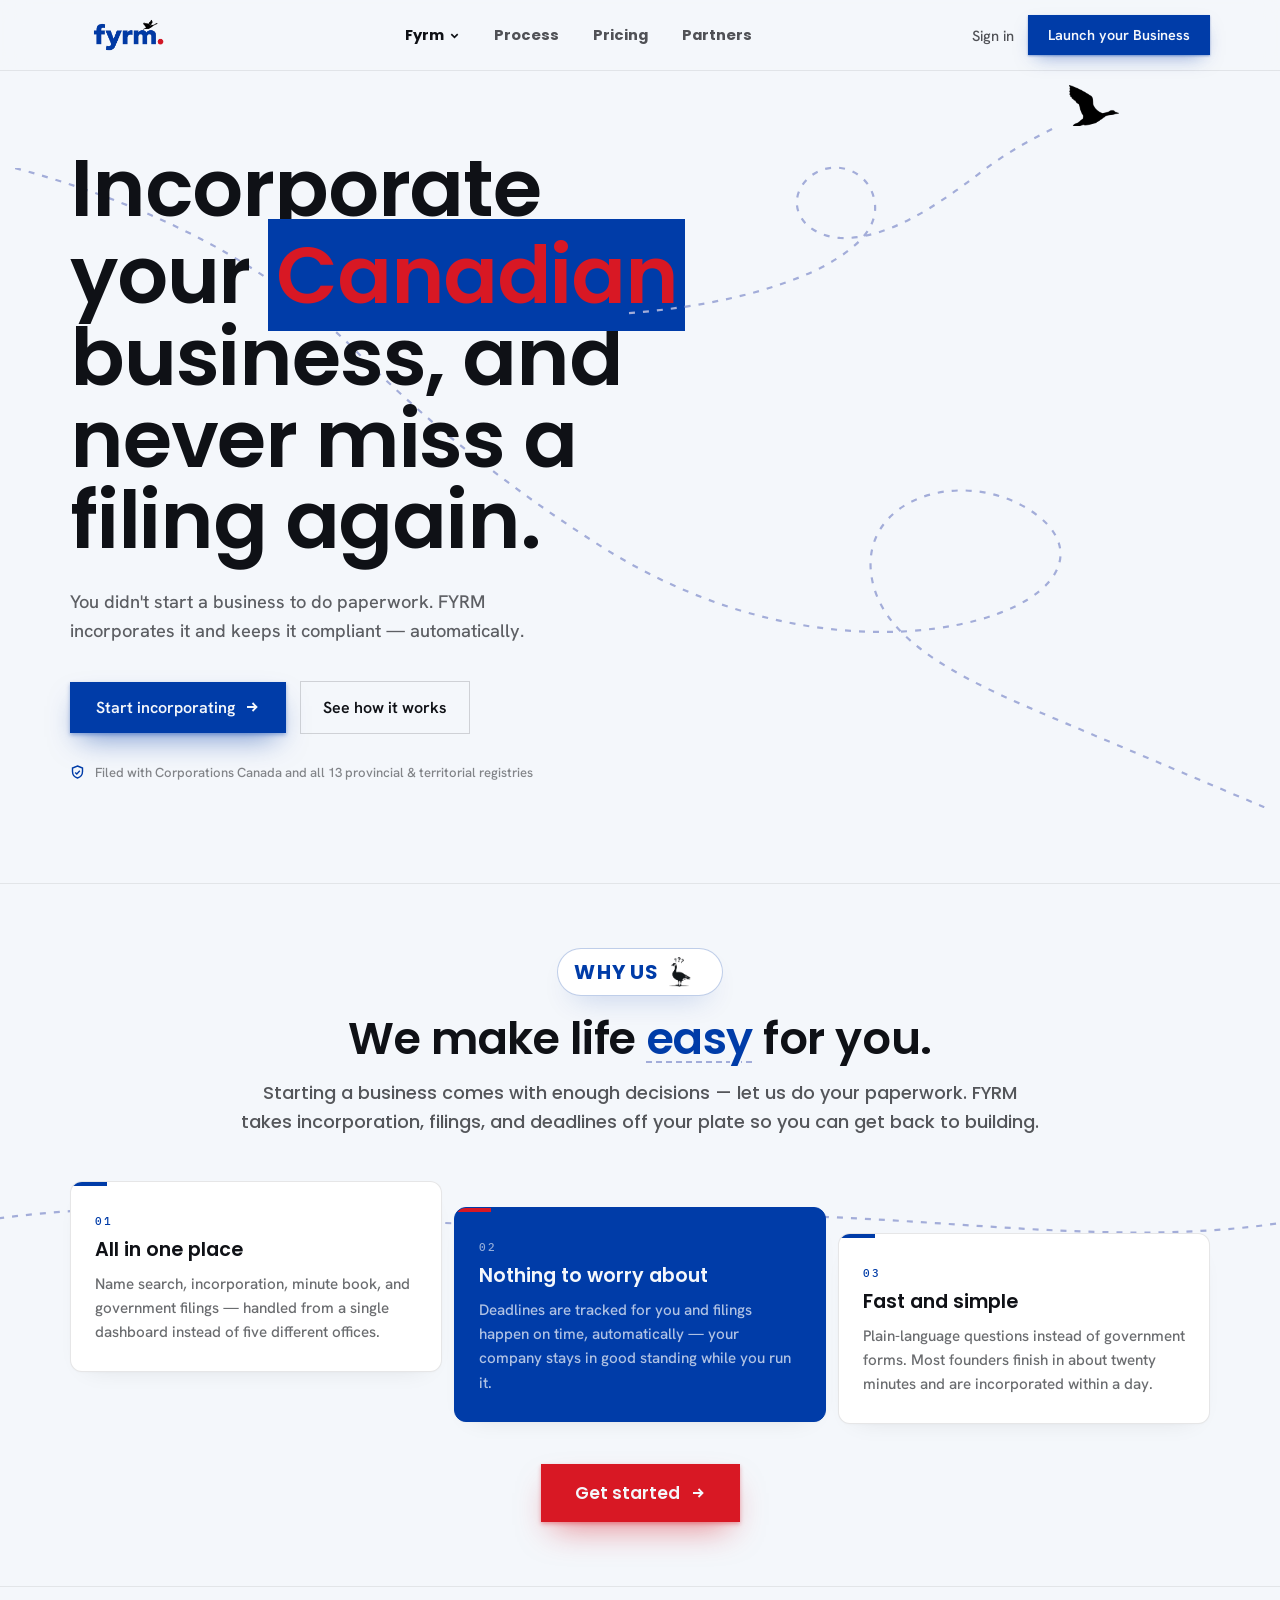
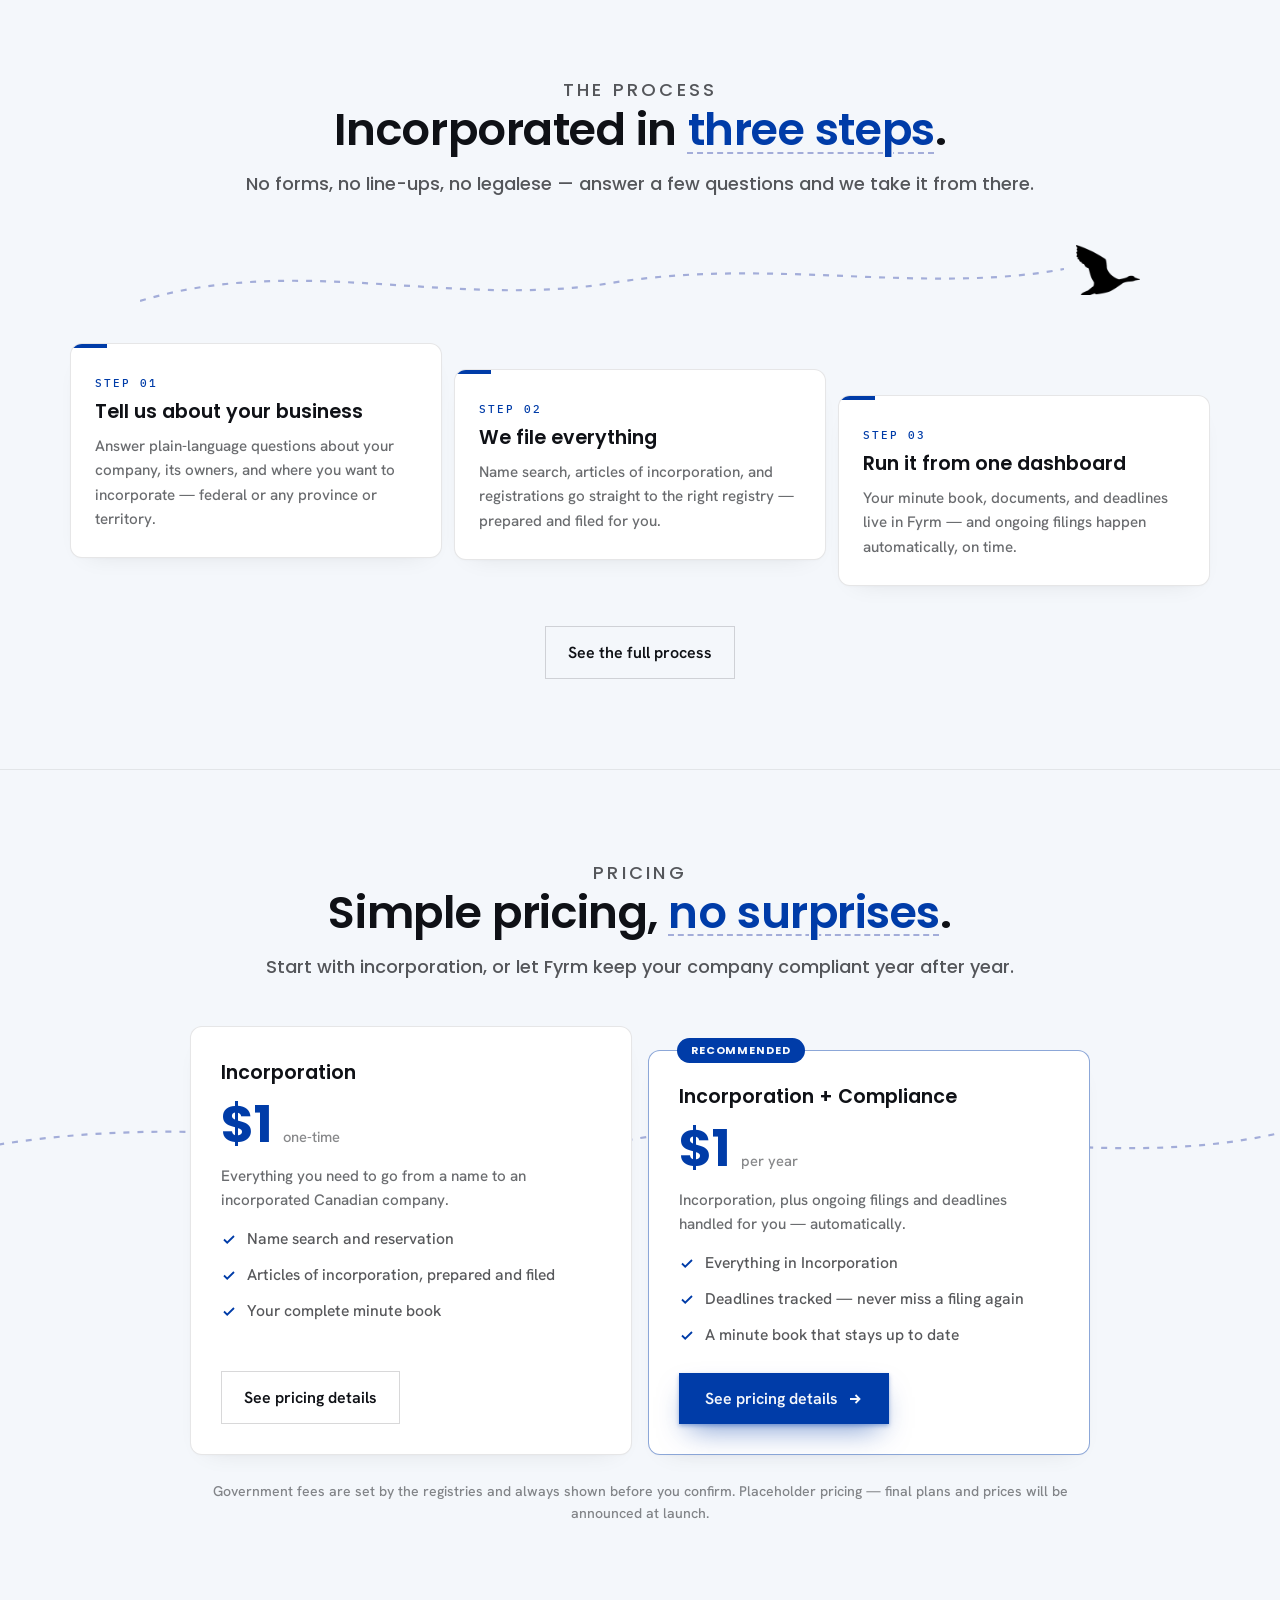
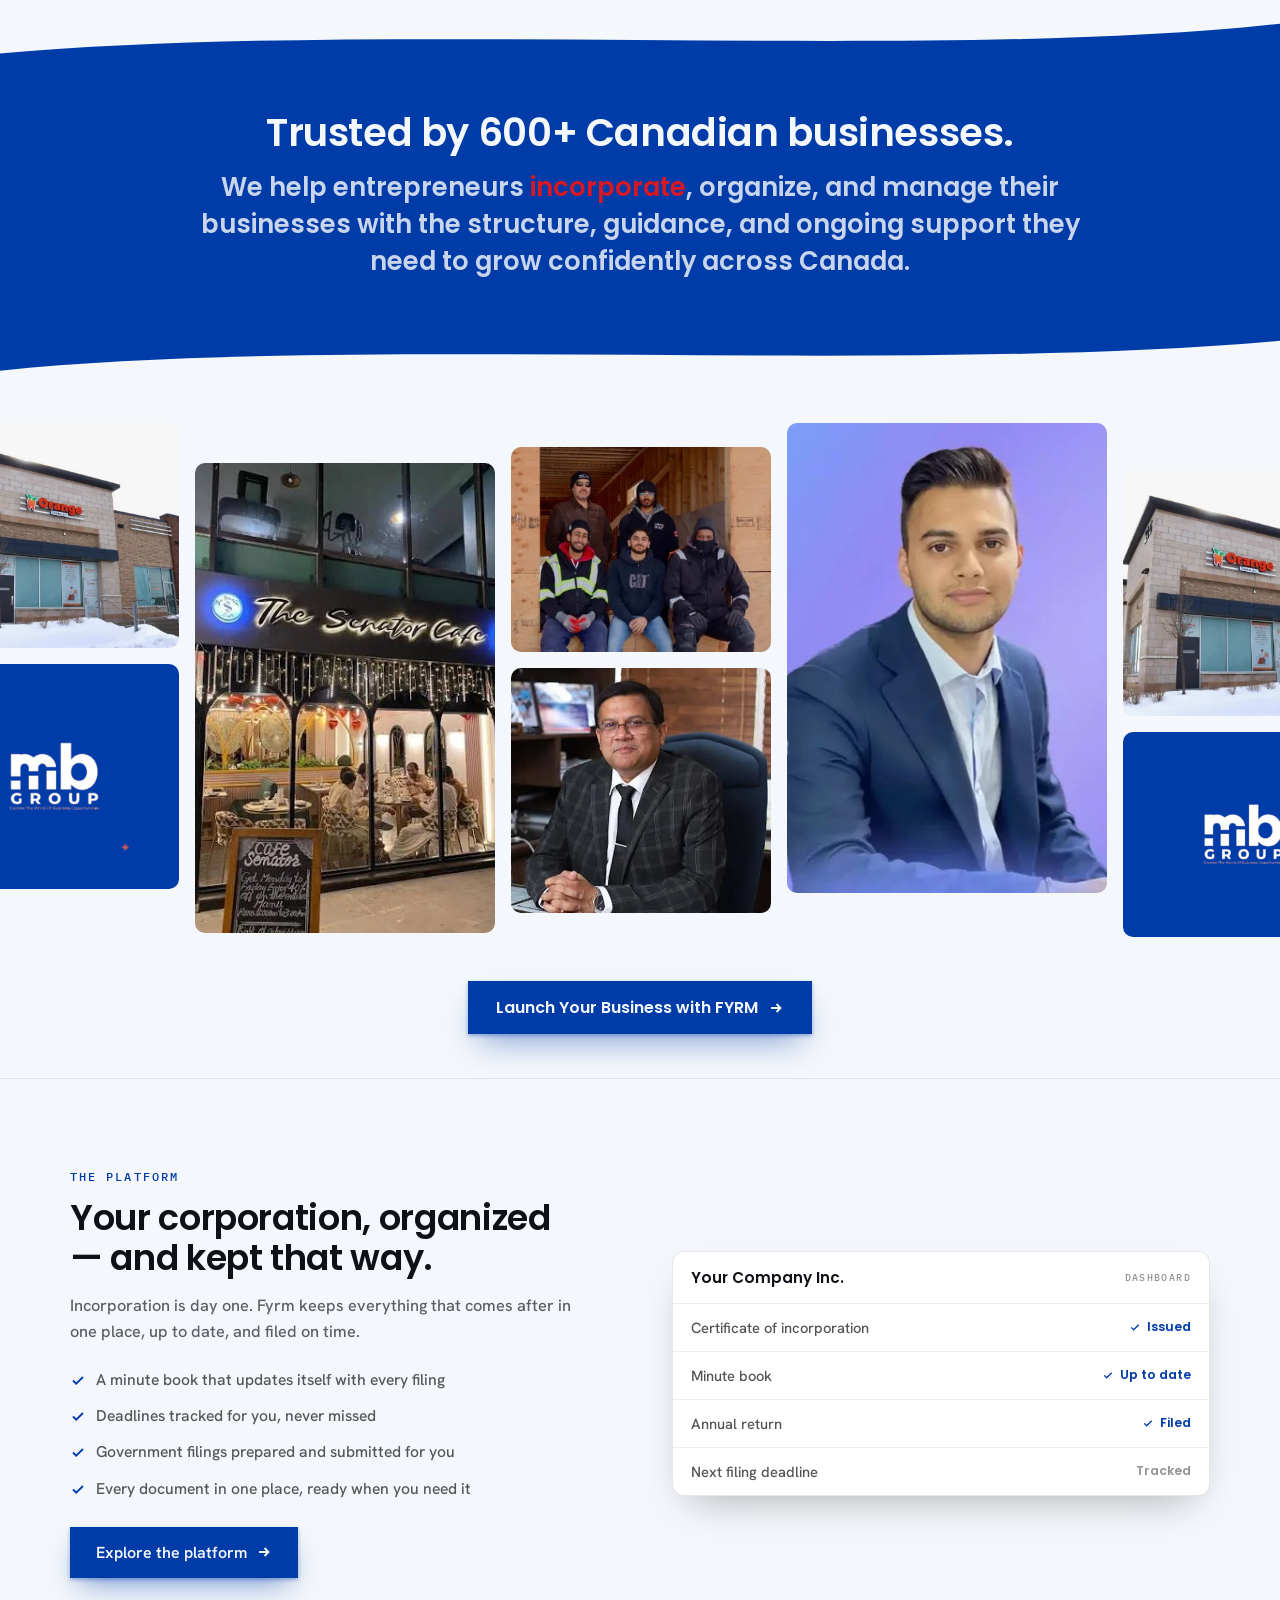
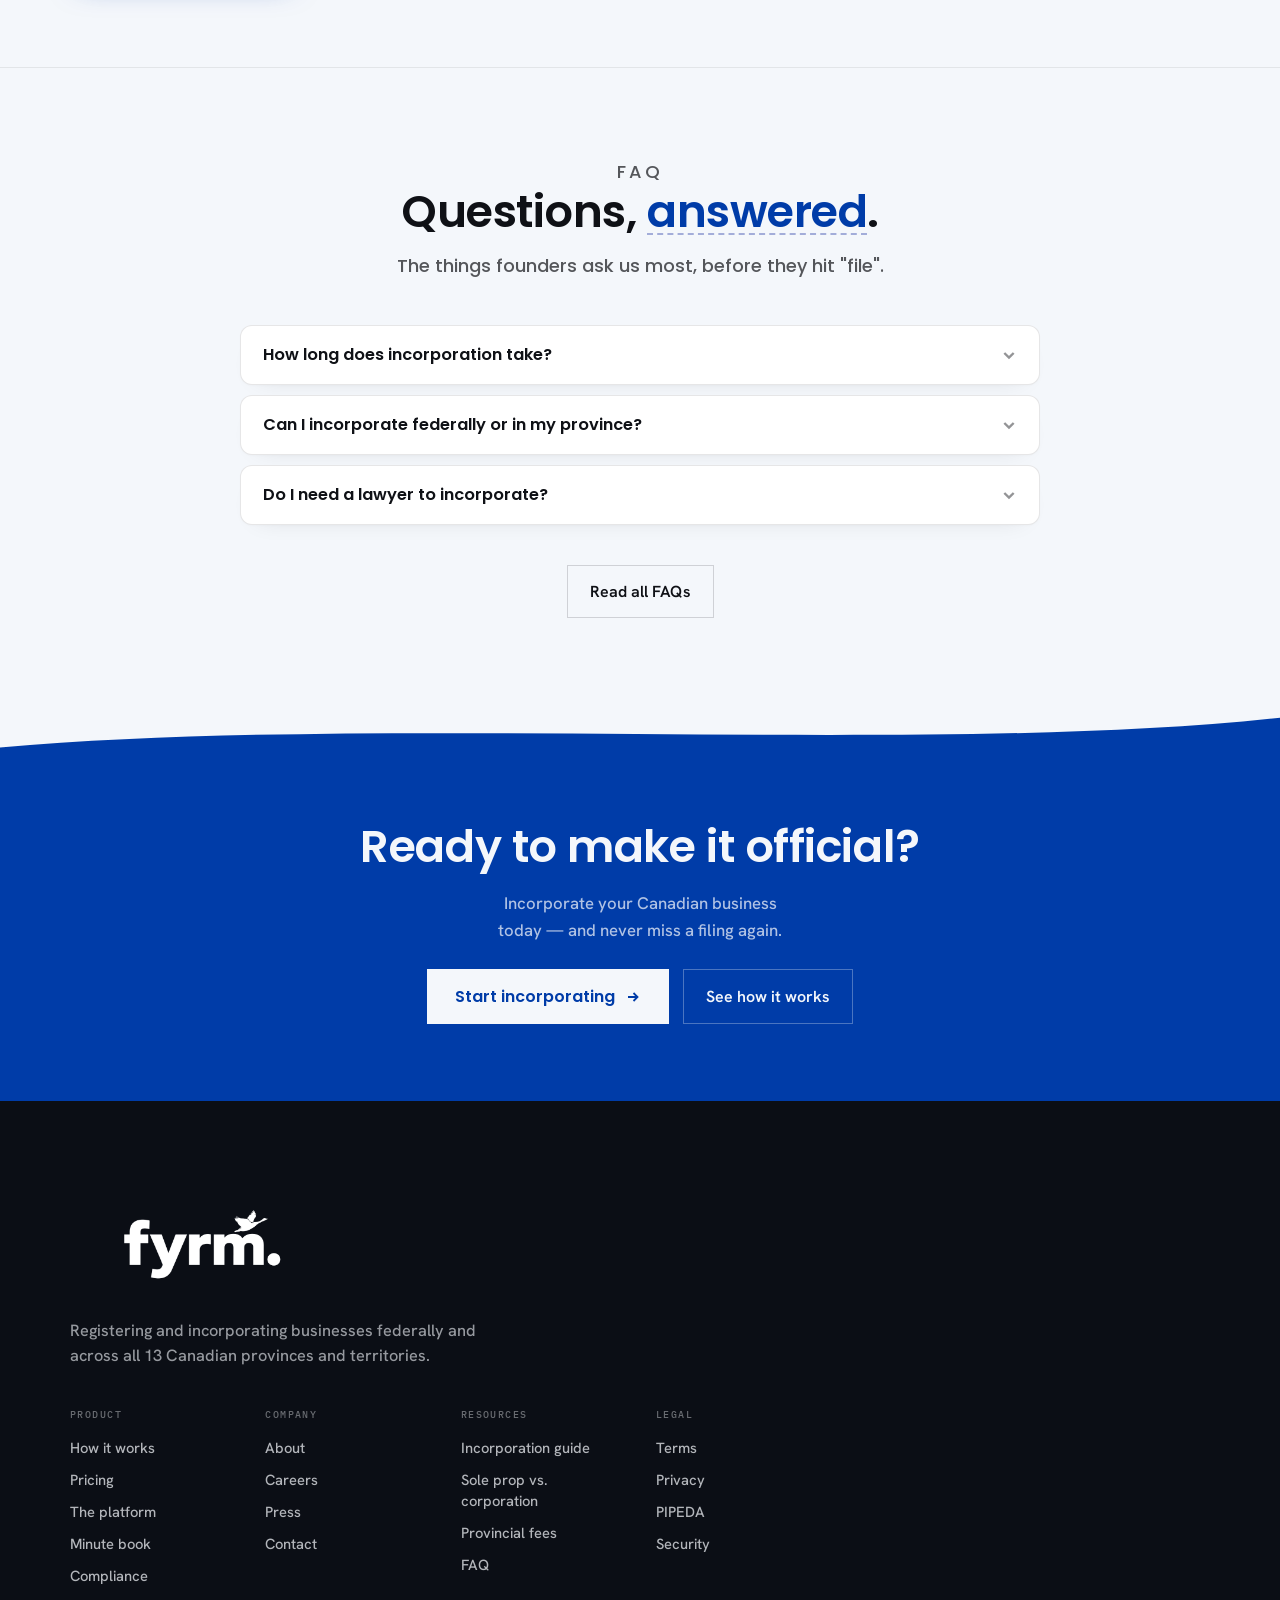
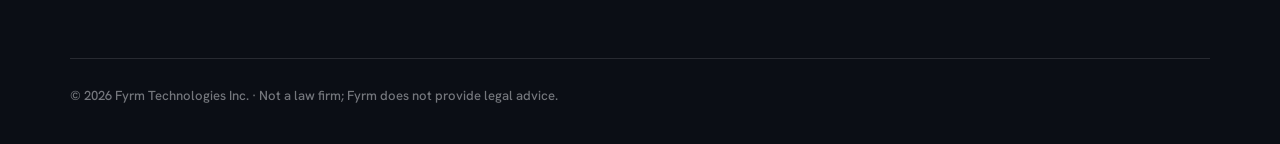
<file: index.html>
<!DOCTYPE html>
<html lang="en">
<head>
<meta charset="utf-8">
<meta name="viewport" content="width=device-width, initial-scale=1">
<title>Fyrm — Incorporate your Canadian business</title>
<meta name="description" content="Fyrm incorporates your Canadian business and keeps it compliant — automatically. Filed with Corporations Canada and all 13 provincial & territorial registries.">
<meta name="theme-color" content="#F4F7FB">
<link rel="icon" href="assets/favicon.svg" type="image/svg+xml">
<link rel="icon" href="assets/favicon.ico" sizes="48x48">
<link rel="icon" href="assets/favicon-32.png" type="image/png" sizes="32x32">
<link rel="apple-touch-icon" href="assets/apple-touch-icon.png">
<!-- canonical + Open Graph tags land here once the domain is decided (CLAUDE.md 5.4) -->
<link rel="preconnect" href="https://fonts.googleapis.com">
<link rel="preconnect" href="https://fonts.gstatic.com" crossorigin>
<link href="https://fonts.googleapis.com/css2?family=Poppins:wght@500;600;700&family=Hanken+Grotesk:wght@400;500;600;700&family=IBM+Plex+Mono:wght@400;500&display=swap" rel="stylesheet">
<link rel="stylesheet" href="css/styles.css">
<script src="js/main.js" defer></script>
</head>
<body>

<div id="fyrm-home">

<header class="site-header">
  <div class="header-inner">
    <a href="index.html" aria-label="Fyrm home" class="logo-link"><img src="assets/fyrm-logo.png" alt="Fyrm" class="logo-img" width="866" height="288" decoding="async"></a>
    <nav class="desktop-nav" data-desktop-nav aria-label="Primary">
      <span class="dd">
        <a href="#what-is-fyrm">Fyrm</a>
        <svg class="dd-arrow" width="11" height="11" viewBox="0 0 12 12" fill="none" stroke="currentColor" stroke-width="1.8" aria-hidden="true"><path d="M2.5 4.5L6 8l3.5-3.5"/></svg>
        <span class="dd-menu">
          <span class="dd-menu-inner">
            <a href="blog.html">Blog</a>
            <a href="contact.html">Contact us</a>
          </span>
        </span>
      </span>
      <a href="#process" data-underline class="nav-link">Process</a>
      <a href="pricing.html" data-underline class="nav-link">Pricing</a>
      <a href="partners.html" data-underline class="nav-link">Partners</a>
    </nav>
    <div class="header-actions">
      <a href="pricing.html" data-desktop-nav class="nav-link sign-in">Sign in</a>
      <a href="pricing.html" class="btn btn-blue btn-nav">Launch your Business</a>
      <button class="nav-toggle" data-nav-toggle aria-label="Menu" aria-expanded="false">
        <svg width="18" height="18" viewBox="0 0 18 18" fill="none" stroke="currentColor" stroke-width="1.6" aria-hidden="true"><path d="M2 5h14M2 9h14M2 13h14"/></svg>
      </button>
    </div>
  </div>
  <div class="nav-panel" data-nav-panel>
    <a href="#what-is-fyrm" class="panel-link strong">Fyrm</a>
    <a href="blog.html" class="panel-link sub">Blog</a>
    <a href="contact.html" class="panel-link sub">Contact us</a>
    <a href="#process" class="panel-link">Process</a>
    <a href="pricing.html" class="panel-link">Pricing</a>
    <a href="partners.html" class="panel-link last">Partners</a>
  </div>
</header>

<main>

<!-- ===================== HERO ===================== -->
<section class="hero">
  <svg class="hero-sweep" viewBox="0 0 1620 980" preserveAspectRatio="none" aria-hidden="true">
    <path stroke-dasharray="6 8" vector-effect="non-scaling-stroke" d="M 0,0
         C 220,70 360,180 450,290
         C 540,395 640,490 760,580
         C 880,670 1020,720 1160,710
         C 1340,695 1410,590 1310,520
         C 1220,460 1100,510 1110,620
         C 1120,730 1240,790 1360,850
         C 1450,895 1540,940 1620,980"/>
  </svg>

  <div class="hero-inner">
    <div class="hero-copy">
      <h1 class="hero-title">
        <span class="hero-line reveal" style="--d:.06s">Incorporate</span>
        <span class="reveal" style="--d:.08s">your <span class="hl-canadian">Canadian<svg class="hl-squiggle" width="435" height="201" viewBox="0 0 435 201" preserveAspectRatio="none" aria-hidden="true"><path stroke-dasharray="6 8" vector-effect="non-scaling-stroke" d="M 0,198 C 70,192 140,178 195,150 C 235,128 255,105 250,78 C 244,44 205,32 182,55 C 158,80 175,115 215,118 C 262,120 312,85 356,50 C 386,26 412,12 435,0"/></svg><img class="hl-goose" src="assets/goose-user.png" alt="" width="320" height="252" decoding="async"></span> business, and never miss a filing again.</span>
      </h1>
      <p class="hero-sub reveal" style="--d:.16s">You didn't start a business to do paperwork. FYRM incorporates it and keeps it compliant — automatically.</p>
      <div class="hero-ctas reveal" style="--d:.24s">
        <a href="pricing.html" class="btn btn-blue btn-hero">Start incorporating
          <svg width="16" height="16" viewBox="0 0 16 16" fill="none" stroke="currentColor" stroke-width="1.8" aria-hidden="true"><path d="M3 8h9M8.5 4l4 4-4 4"/></svg>
        </a>
        <a href="how-it-works.html" class="btn btn-ghost">See how it works</a>
      </div>
      <p class="hero-note reveal" style="--d:.32s">
        <svg width="15" height="15" viewBox="0 0 15 15" fill="none" stroke="#003CA8" stroke-width="1.4" aria-hidden="true"><path d="M7.5 1l5 2v3.5c0 3-2.1 5.6-5 6.5-2.9-.9-5-3.5-5-6.5V3l5-2z"/><path d="M5.2 7.4l1.6 1.6 3-3.2"/></svg>
        Filed with Corporations Canada and all 13 provincial &amp; territorial registries
      </p>
    </div>
  </div>
</section>

<!-- ===================== WHY US ===================== -->
<section id="what-is-fyrm" class="why">
  <svg class="sec-sweep" viewBox="0 0 1620 980" preserveAspectRatio="none" aria-hidden="true">
    <path stroke-dasharray="6 8" vector-effect="non-scaling-stroke" d="M -20,470 C 280,420 540,500 810,470 C 1100,440 1380,520 1640,470"/>
  </svg>
  <div class="section-inner">
    <div class="why-header">
      <div class="why-badge-row">
        <div class="why-badge">
          <span>Why us</span>
          <img src="assets/goose-why.png" alt="" width="676" height="369" loading="lazy" decoding="async">
        </div>
      </div>
      <h2>We make life <span class="hl-dash">easy</span> for you.</h2>
      <p>Starting a business comes with enough decisions — let us do your paperwork. FYRM takes incorporation, filings, and deadlines off your plate so you can get back to building.</p>
    </div>
    <div class="why-grid">
      <div class="why-card">
        <div class="why-bar"></div>
        <div class="why-card-body">
          <div class="why-num">01</div>
          <div class="why-title">All in one place</div>
          <div class="why-text">Name search, incorporation, minute book, and government filings — handled from a single dashboard instead of five different offices.</div>
        </div>
      </div>
      <div class="why-card why-card-accent">
        <div class="why-bar"></div>
        <div class="why-card-body">
          <div class="why-num">02</div>
          <div class="why-title">Nothing to worry about</div>
          <div class="why-text">Deadlines are tracked for you and filings happen on time, automatically — your company stays in good standing while you run it.</div>
        </div>
      </div>
      <div class="why-card">
        <div class="why-bar"></div>
        <div class="why-card-body">
          <div class="why-num">03</div>
          <div class="why-title">Fast and simple</div>
          <div class="why-text">Plain-language questions instead of government forms. Most founders finish in about twenty minutes and are incorporated within a day.</div>
        </div>
      </div>
    </div>
    <div class="why-cta-row">
      <a href="pricing.html" class="btn btn-red btn-lift">Get started
        <svg width="16" height="16" viewBox="0 0 16 16" fill="none" stroke="currentColor" stroke-width="1.8" aria-hidden="true"><path d="M3 8h9M8.5 4l4 4-4 4"/></svg>
      </a>
    </div>
  </div>
</section>

<!-- ===================== PROCESS ===================== -->
<section id="process" class="process sec-band">
  <div class="section-inner">
    <div class="sec-head">
      <p class="sec-eyebrow">The process</p>
      <h2>Incorporated in <span class="hl-dash">three steps</span>.</h2>
      <p>No forms, no line-ups, no legalese — answer a few questions and we take it from there.</p>
    </div>
    <div class="step-path" aria-hidden="true">
      <svg viewBox="0 0 1000 72" preserveAspectRatio="none">
        <path stroke-dasharray="6 8" vector-effect="non-scaling-stroke" d="M 0,58 C 170,10 340,66 510,40 C 680,14 850,52 1000,26"/>
      </svg>
      <img src="assets/goose-user.png" alt="" width="320" height="252" loading="lazy" decoding="async">
    </div>
    <div class="why-grid">
      <div class="why-card">
        <div class="why-bar"></div>
        <div class="why-card-body">
          <div class="why-num">STEP 01</div>
          <div class="why-title">Tell us about your business</div>
          <div class="why-text">Answer plain-language questions about your company, its owners, and where you want to incorporate — federal or any province or territory.</div>
        </div>
      </div>
      <div class="why-card">
        <div class="why-bar"></div>
        <div class="why-card-body">
          <div class="why-num">STEP 02</div>
          <div class="why-title">We file everything</div>
          <div class="why-text">Name search, articles of incorporation, and registrations go straight to the right registry — prepared and filed for you.</div>
        </div>
      </div>
      <div class="why-card">
        <div class="why-bar"></div>
        <div class="why-card-body">
          <div class="why-num">STEP 03</div>
          <div class="why-title">Run it from one dashboard</div>
          <div class="why-text">Your minute book, documents, and deadlines live in Fyrm — and ongoing filings happen automatically, on time.</div>
        </div>
      </div>
    </div>
    <div class="why-cta-row">
      <a href="how-it-works.html" class="btn btn-ghost btn-lift">See the full process</a>
    </div>
  </div>
</section>

<!-- ===================== PLANS ===================== -->
<section class="plans sec-band">
  <svg class="sec-sweep" viewBox="0 0 1620 940" preserveAspectRatio="none" aria-hidden="true">
    <path stroke-dasharray="6 8" vector-effect="non-scaling-stroke" d="M -20,420 C 300,370 560,450 810,410 C 1100,370 1380,460 1640,400"/>
  </svg>
  <div class="section-inner">
    <div class="sec-head">
      <p class="sec-eyebrow">Pricing</p>
      <h2>Simple pricing, <span class="hl-dash">no surprises</span>.</h2>
      <p>Start with incorporation, or let Fyrm keep your company compliant year after year.</p>
    </div>
    <div class="plan-grid">
      <div class="plan-card">
        <h3 class="plan-name">Incorporation</h3>
        <div class="plan-price">$1 <span class="plan-per">one-time</span></div>
        <p class="plan-desc">Everything you need to go from a name to an incorporated Canadian company.</p>
        <ul class="check-list">
          <li><svg width="16" height="16" viewBox="0 0 16 16" fill="none" stroke="currentColor" stroke-width="1.8" aria-hidden="true"><path d="M3 8.5l3.2 3.2L13 5"/></svg>Name search and reservation</li>
          <li><svg width="16" height="16" viewBox="0 0 16 16" fill="none" stroke="currentColor" stroke-width="1.8" aria-hidden="true"><path d="M3 8.5l3.2 3.2L13 5"/></svg>Articles of incorporation, prepared and filed</li>
          <li><svg width="16" height="16" viewBox="0 0 16 16" fill="none" stroke="currentColor" stroke-width="1.8" aria-hidden="true"><path d="M3 8.5l3.2 3.2L13 5"/></svg>Your complete minute book</li>
        </ul>
        <div class="plan-cta-row">
          <a href="pricing.html" class="btn btn-ghost btn-lift">See pricing details</a>
        </div>
      </div>
      <div class="plan-card plan-card-featured">
        <span class="plan-flag">Recommended</span>
        <h3 class="plan-name">Incorporation + Compliance</h3>
        <div class="plan-price">$1 <span class="plan-per">per year</span></div>
        <p class="plan-desc">Incorporation, plus ongoing filings and deadlines handled for you — automatically.</p>
        <ul class="check-list">
          <li><svg width="16" height="16" viewBox="0 0 16 16" fill="none" stroke="currentColor" stroke-width="1.8" aria-hidden="true"><path d="M3 8.5l3.2 3.2L13 5"/></svg>Everything in Incorporation</li>
          <li><svg width="16" height="16" viewBox="0 0 16 16" fill="none" stroke="currentColor" stroke-width="1.8" aria-hidden="true"><path d="M3 8.5l3.2 3.2L13 5"/></svg>Deadlines tracked — never miss a filing again</li>
          <li><svg width="16" height="16" viewBox="0 0 16 16" fill="none" stroke="currentColor" stroke-width="1.8" aria-hidden="true"><path d="M3 8.5l3.2 3.2L13 5"/></svg>A minute book that stays up to date</li>
        </ul>
        <div class="plan-cta-row">
          <a href="pricing.html" class="btn btn-blue btn-hero btn-lift">See pricing details
            <svg width="16" height="16" viewBox="0 0 16 16" fill="none" stroke="currentColor" stroke-width="1.8" aria-hidden="true"><path d="M3 8h9M8.5 4l4 4-4 4"/></svg>
          </a>
        </div>
      </div>
    </div>
    <p class="plan-note">Government fees are set by the registries and always shown before you confirm. Placeholder pricing — final plans and prices will be announced at launch.</p>
  </div>
</section>

<!-- ===================== TRUST BAND ===================== -->
<section class="trust">
  <svg class="band-curve" viewBox="0 0 1440 48" preserveAspectRatio="none" aria-hidden="true"><path fill="currentColor" d="M0,0 H1440 V10 C1050,46 430,6 0,38 Z"/></svg>
  <div class="trust-inner">
    <h2>Trusted by 600+ Canadian businesses.</h2>
    <p>We help entrepreneurs <span class="accent-red">incorporate</span>, organize, and manage their businesses with the structure, guidance, and ongoing support they need to grow confidently across Canada.</p>
  </div>
  <svg class="band-curve" viewBox="0 0 1440 48" preserveAspectRatio="none" aria-hidden="true"><path fill="currentColor" d="M0,48 H1440 V12 C1010,44 390,6 0,40 Z"/></svg>
</section>

<!-- ===================== BUSINESSES MARQUEE ===================== -->
<section class="marquee-section">
  <div class="marquee" data-marquee>
    <div class="marquee-track" data-marquee-track>
      <!-- track content is duplicated once by js/main.js for a seamless loop -->
      <div class="mq-col mq-offset-0">
        <div class="mq-tile" style="width:250px;height:225px"><img src="assets/fyrm-biz-1.webp" alt="A business run on Fyrm" width="500" height="333" loading="lazy" decoding="async"></div>
        <div class="mq-tile mq-tile-logo" style="width:250px;height:225px"><img src="assets/fyrm-client-1.webp" alt="A business run on Fyrm" width="480" height="480" loading="lazy" decoding="async"></div>
      </div>
      <div class="mq-tile mq-offset-40" style="width:300px;height:470px"><img src="assets/fyrm-biz-3.webp" alt="A business run on Fyrm" width="399" height="501" loading="lazy" decoding="async"></div>
      <div class="mq-col mq-offset-24">
        <div class="mq-tile" style="width:260px;height:205px"><img src="assets/fyrm-biz-4.webp" alt="A business run on Fyrm" width="346" height="520" loading="lazy" decoding="async"></div>
        <div class="mq-tile" style="width:260px;height:245px"><img src="assets/fyrm-biz-9.webp" alt="A business run on Fyrm" width="452" height="560" loading="lazy" decoding="async"></div>
      </div>
      <div class="mq-tile mq-offset-0" style="width:320px;height:470px"><img src="assets/fyrm-biz-6.webp" alt="A business run on Fyrm" width="426" height="640" loading="lazy" decoding="async"></div>
      <div class="mq-col mq-offset-48">
        <div class="mq-tile" style="width:240px;height:245px"><img src="assets/fyrm-biz-1.webp" alt="A business run on Fyrm" width="500" height="333" loading="lazy" decoding="async"></div>
        <div class="mq-tile mq-tile-logo" style="width:240px;height:205px"><img src="assets/fyrm-client-1.webp" alt="A business run on Fyrm" width="480" height="480" loading="lazy" decoding="async"></div>
      </div>
      <div class="mq-tile mq-offset-20" style="width:280px;height:470px"><img src="assets/fyrm-biz-9.webp" alt="A business run on Fyrm" width="452" height="560" loading="lazy" decoding="async"></div>
    </div>
  </div>
  <div class="marquee-cta-row">
    <a href="pricing.html" class="btn btn-blue btn-lift btn-marquee">Launch Your Business with FYRM
      <svg width="16" height="16" viewBox="0 0 16 16" fill="none" stroke="currentColor" stroke-width="1.8" aria-hidden="true"><path d="M3 8h9M8.5 4l4 4-4 4"/></svg>
    </a>
  </div>
</section>

<!-- ===================== PLATFORM TEASER ===================== -->
<section class="plat sec-band">
  <div class="section-inner">
    <div class="feat">
      <div class="feat-body">
        <p class="feat-kicker">The platform</p>
        <h2 class="feat-title">Your corporation, organized — and kept that way.</h2>
        <p class="feat-text">Incorporation is day one. Fyrm keeps everything that comes after in one place, up to date, and filed on time.</p>
        <ul class="check-list">
          <li><svg width="16" height="16" viewBox="0 0 16 16" fill="none" stroke="currentColor" stroke-width="1.8" aria-hidden="true"><path d="M3 8.5l3.2 3.2L13 5"/></svg>A minute book that updates itself with every filing</li>
          <li><svg width="16" height="16" viewBox="0 0 16 16" fill="none" stroke="currentColor" stroke-width="1.8" aria-hidden="true"><path d="M3 8.5l3.2 3.2L13 5"/></svg>Deadlines tracked for you, never missed</li>
          <li><svg width="16" height="16" viewBox="0 0 16 16" fill="none" stroke="currentColor" stroke-width="1.8" aria-hidden="true"><path d="M3 8.5l3.2 3.2L13 5"/></svg>Government filings prepared and submitted for you</li>
          <li><svg width="16" height="16" viewBox="0 0 16 16" fill="none" stroke="currentColor" stroke-width="1.8" aria-hidden="true"><path d="M3 8.5l3.2 3.2L13 5"/></svg>Every document in one place, ready when you need it</li>
        </ul>
        <div class="feat-cta-row">
          <a href="platform.html" class="btn btn-blue btn-hero btn-lift">Explore the platform
            <svg width="16" height="16" viewBox="0 0 16 16" fill="none" stroke="currentColor" stroke-width="1.8" aria-hidden="true"><path d="M3 8h9M8.5 4l4 4-4 4"/></svg>
          </a>
        </div>
      </div>
      <div class="feat-panel">
        <div class="mock" aria-hidden="true">
          <div class="mock-head"><span class="mock-title">Your Company Inc.</span><span class="mock-tag">dashboard</span></div>
          <div class="mock-row"><span class="mock-item">Certificate of incorporation</span><span class="mock-ok"><svg width="12" height="12" viewBox="0 0 16 16" fill="none" stroke="currentColor" stroke-width="1.8" aria-hidden="true"><path d="M3 8.5l3.2 3.2L13 5"/></svg>Issued</span></div>
          <div class="mock-row"><span class="mock-item">Minute book</span><span class="mock-ok"><svg width="12" height="12" viewBox="0 0 16 16" fill="none" stroke="currentColor" stroke-width="1.8" aria-hidden="true"><path d="M3 8.5l3.2 3.2L13 5"/></svg>Up to date</span></div>
          <div class="mock-row"><span class="mock-item">Annual return</span><span class="mock-ok"><svg width="12" height="12" viewBox="0 0 16 16" fill="none" stroke="currentColor" stroke-width="1.8" aria-hidden="true"><path d="M3 8.5l3.2 3.2L13 5"/></svg>Filed</span></div>
          <div class="mock-row"><span class="mock-item">Next filing deadline</span><span class="mock-due">Tracked</span></div>
        </div>
      </div>
    </div>
  </div>
</section>

<!-- ===================== FAQ TEASER ===================== -->
<section class="home-faq sec-band">
  <div class="section-inner">
    <div class="sec-head">
      <p class="sec-eyebrow">FAQ</p>
      <h2>Questions, <span class="hl-dash">answered</span>.</h2>
      <p>The things founders ask us most, before they hit "file".</p>
    </div>
    <div class="faq-list">
      <details class="faq-item">
        <summary class="faq-q">How long does incorporation take?
          <svg width="16" height="16" viewBox="0 0 12 12" fill="none" stroke="currentColor" stroke-width="1.8" aria-hidden="true"><path d="M2.5 4.5L6 8l3.5-3.5"/></svg>
        </summary>
        <div class="faq-a"><p>Most founders finish in about twenty minutes and are incorporated within a day. Anything past that is up to the registry — and we keep you posted at every step.</p></div>
      </details>
      <details class="faq-item">
        <summary class="faq-q">Can I incorporate federally or in my province?
          <svg width="16" height="16" viewBox="0 0 12 12" fill="none" stroke="currentColor" stroke-width="1.8" aria-hidden="true"><path d="M2.5 4.5L6 8l3.5-3.5"/></svg>
        </summary>
        <div class="faq-a"><p>Either. We file with Corporations Canada and all 13 provincial &amp; territorial registries — you choose the jurisdiction, we handle the paperwork.</p></div>
      </details>
      <details class="faq-item">
        <summary class="faq-q">Do I need a lawyer to incorporate?
          <svg width="16" height="16" viewBox="0 0 12 12" fill="none" stroke="currentColor" stroke-width="1.8" aria-hidden="true"><path d="M2.5 4.5L6 8l3.5-3.5"/></svg>
        </summary>
        <div class="faq-a"><p>Most straightforward incorporations don't need one. Fyrm is not a law firm and doesn't provide legal advice — if your situation is complex, we recommend speaking with a professional.</p></div>
      </details>
    </div>
    <div class="why-cta-row">
      <a href="faq.html" class="btn btn-ghost btn-lift">Read all FAQs</a>
    </div>
  </div>
</section>

<!-- ===================== CTA BAND ===================== -->
<section class="cta-band">
  <svg class="band-curve" viewBox="0 0 1440 48" preserveAspectRatio="none" aria-hidden="true"><path fill="currentColor" d="M0,0 H1440 V10 C1050,46 430,6 0,38 Z"/></svg>
  <div class="cta-inner">
    <h2 class="cta-title">Ready to make it official?</h2>
    <p class="cta-sub">Incorporate your Canadian business today — and never miss a filing again.</p>
    <div class="cta-ctas">
      <a href="pricing.html" class="btn btn-invert btn-lift">Start incorporating
        <svg width="16" height="16" viewBox="0 0 16 16" fill="none" stroke="currentColor" stroke-width="1.8" aria-hidden="true"><path d="M3 8h9M8.5 4l4 4-4 4"/></svg>
      </a>
      <a href="how-it-works.html" class="btn btn-ghost btn-ghost-invert btn-lift">See how it works</a>
    </div>
  </div>
</section>

</main>

<!-- ===================== FOOTER ===================== -->
<footer class="site-footer">
  <div class="footer-inner">
    <img src="assets/fyrm-logo.png" alt="Fyrm" class="footer-logo" width="866" height="288" loading="lazy" decoding="async">
    <div class="footer-grid">
      <div class="footer-blurb">
        <p>Registering and incorporating businesses federally and across all 13 Canadian provinces and territories.</p>
      </div>
      <div>
        <div class="footer-heading">Product</div>
        <ul>
          <li><a href="how-it-works.html" data-underline>How it works</a></li>
          <li><a href="pricing.html" data-underline>Pricing</a></li>
          <li><a href="platform.html" data-underline>The platform</a></li>
          <li><a href="platform.html#minute-book" data-underline>Minute book</a></li>
          <li><a href="platform.html#compliance" data-underline>Compliance</a></li>
        </ul>
      </div>
      <div>
        <div class="footer-heading">Company</div>
        <ul>
          <li><a href="about.html" data-underline>About</a></li>
          <li><a href="about.html#careers" data-underline>Careers</a></li>
          <li><a href="about.html#press" data-underline>Press</a></li>
          <li><a href="contact.html" data-underline>Contact</a></li>
        </ul>
      </div>
      <div>
        <div class="footer-heading">Resources</div>
        <ul>
          <li><a href="how-it-works.html" data-underline>Incorporation guide</a></li>
          <li><a href="faq.html#sole-prop-vs-corporation" data-underline>Sole prop vs. corporation</a></li>
          <li><a href="pricing.html#fees" data-underline>Provincial fees</a></li>
          <li><a href="faq.html" data-underline>FAQ</a></li>
        </ul>
      </div>
      <div>
        <div class="footer-heading">Legal</div>
        <ul>
          <li><a href="terms.html" data-underline>Terms</a></li>
          <li><a href="privacy.html" data-underline>Privacy</a></li>
          <li><a href="pipeda.html" data-underline>PIPEDA</a></li>
          <li><a href="security.html" data-underline>Security</a></li>
        </ul>
      </div>
    </div>
    <div class="footer-bottom">
      <div class="footer-copy">© 2026 Fyrm Technologies Inc. · Not a law firm; Fyrm does not provide legal advice.</div>
    </div>
  </div>
</footer>

</div>

</body>
</html>
</file>
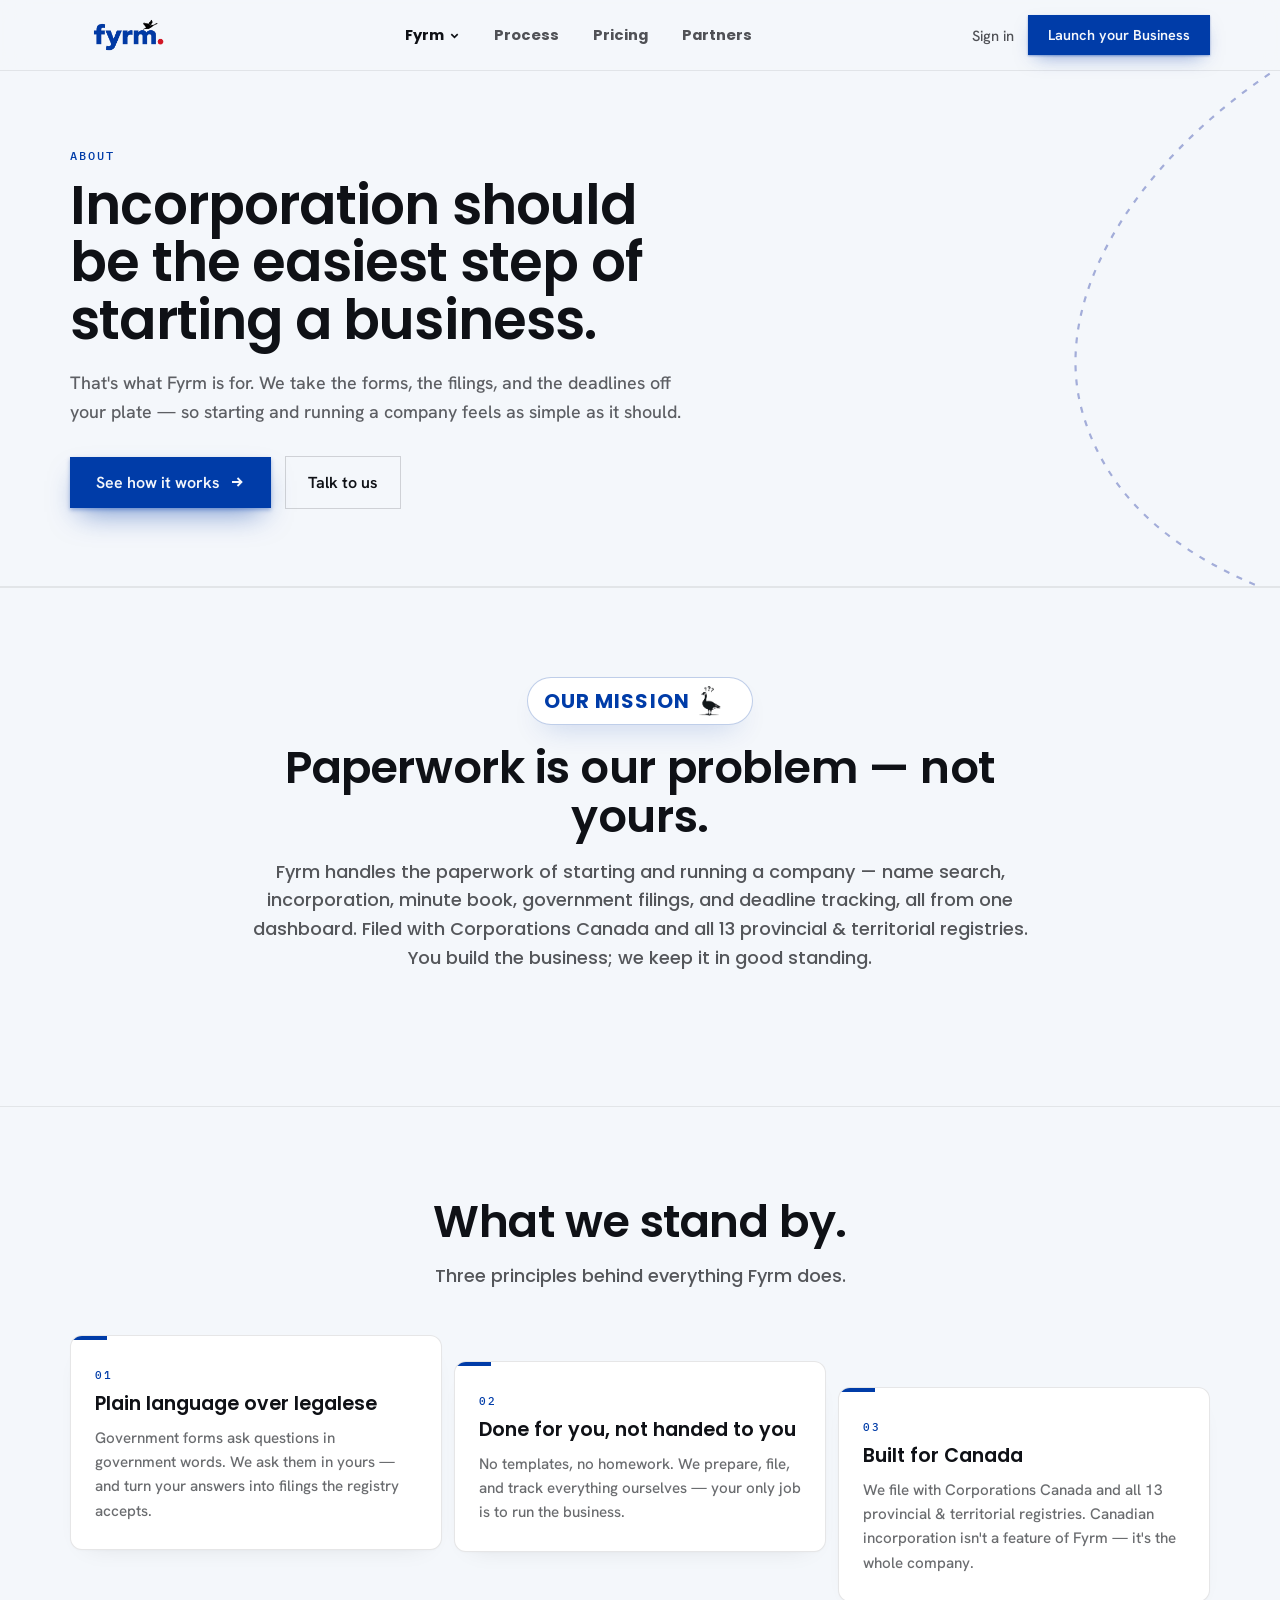
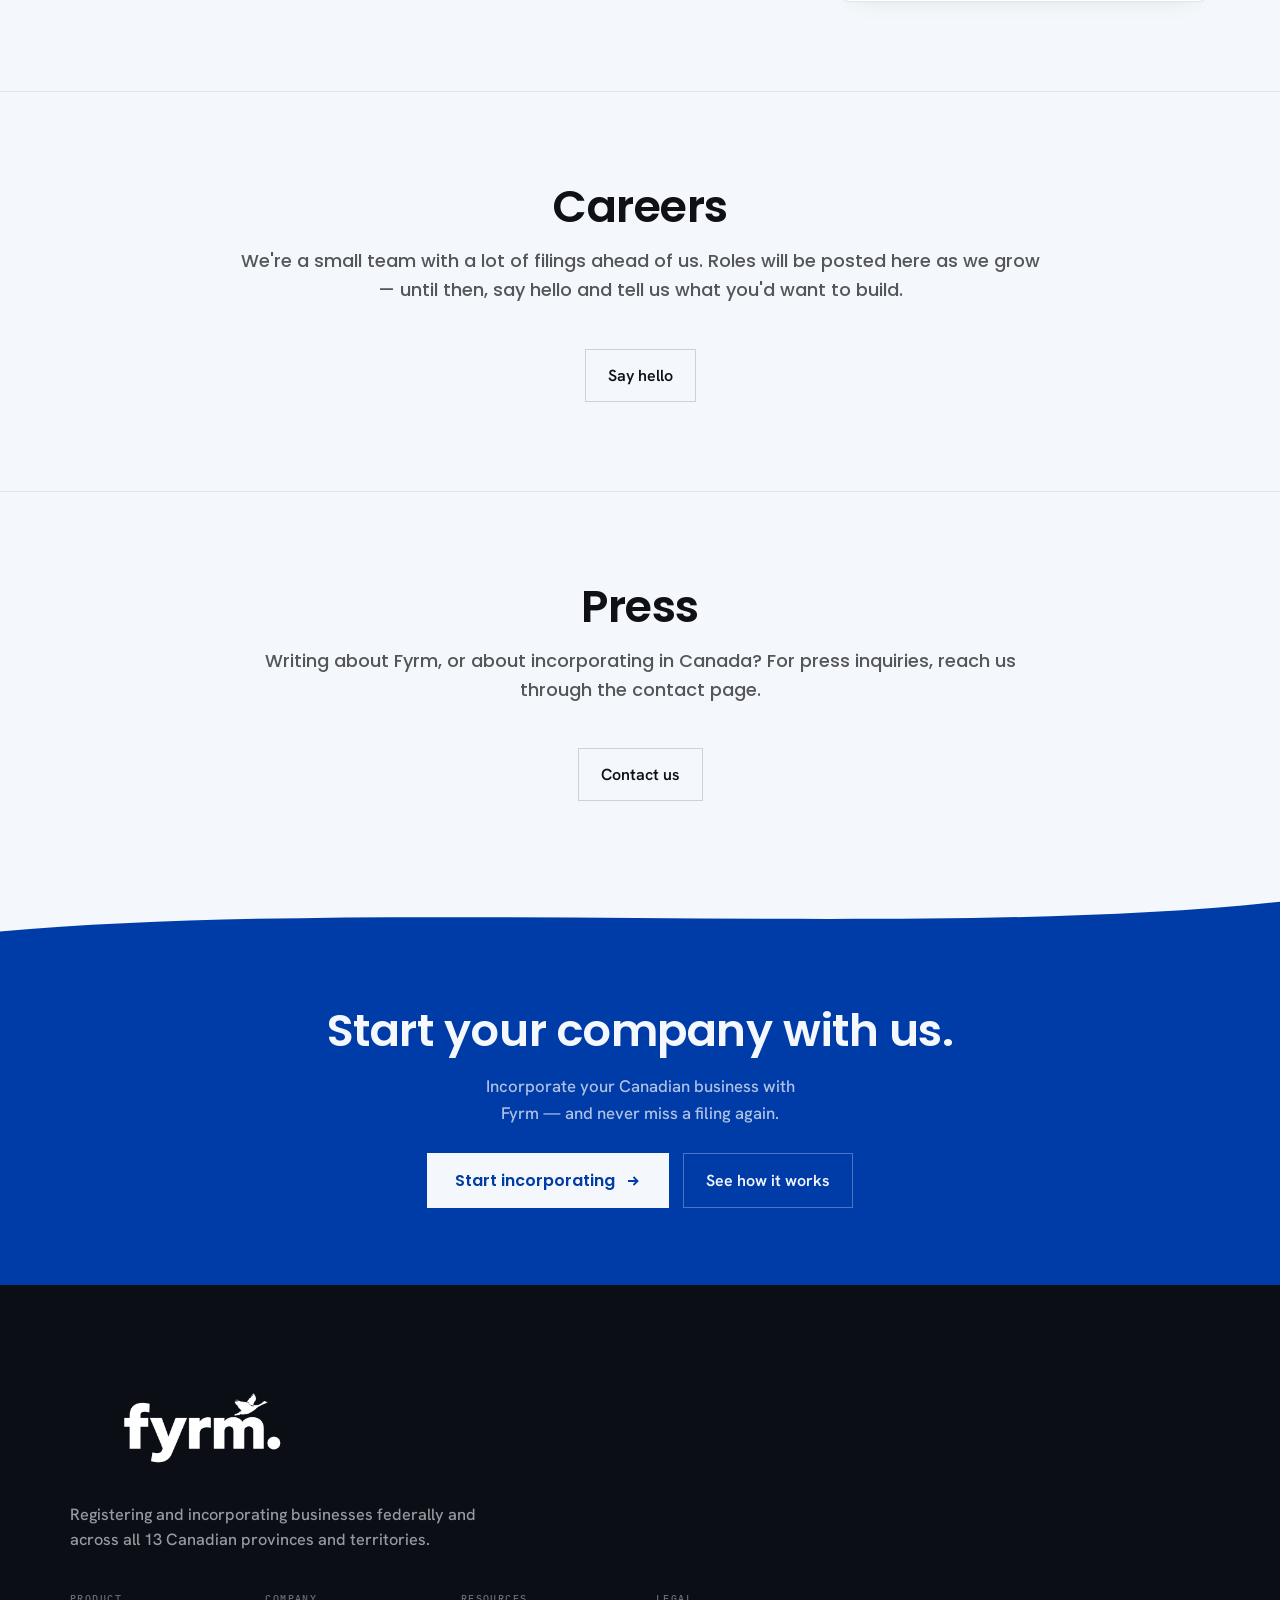
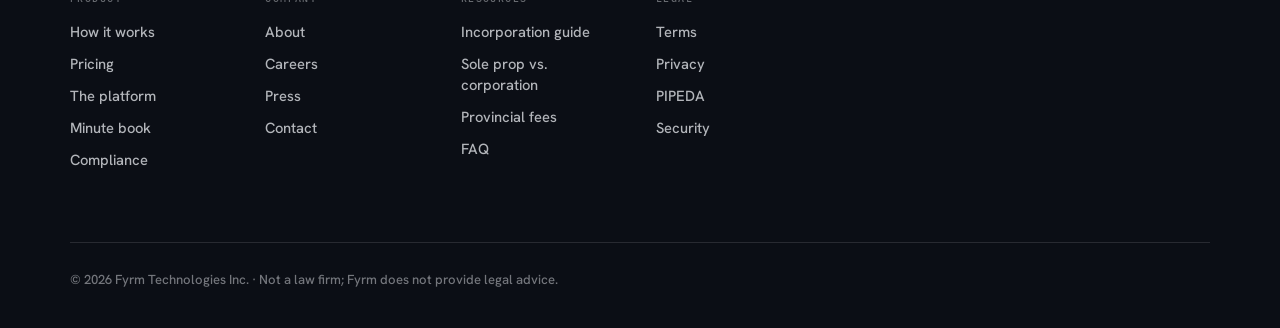
<file: about.html>
<!DOCTYPE html>
<html lang="en">
<head>
<meta charset="utf-8">
<meta name="viewport" content="width=device-width, initial-scale=1">
<title>Fyrm — About us</title>
<meta name="description" content="We're making incorporation the easiest step of starting a Canadian business — paperwork handled, filings on time, and deadlines tracked from one dashboard.">
<meta name="theme-color" content="#F4F7FB">
<link rel="icon" href="assets/favicon.svg" type="image/svg+xml">
<link rel="icon" href="assets/favicon.ico" sizes="48x48">
<link rel="icon" href="assets/favicon-32.png" type="image/png" sizes="32x32">
<link rel="apple-touch-icon" href="assets/apple-touch-icon.png">
<!-- canonical + Open Graph tags land here once the domain is decided (CLAUDE.md 5.4) -->
<link rel="preconnect" href="https://fonts.googleapis.com">
<link rel="preconnect" href="https://fonts.gstatic.com" crossorigin>
<link href="https://fonts.googleapis.com/css2?family=Poppins:wght@500;600;700&family=Hanken+Grotesk:wght@400;500;600;700&family=IBM+Plex+Mono:wght@400;500&display=swap" rel="stylesheet">
<link rel="stylesheet" href="css/styles.css">
<script src="js/main.js" defer></script>
</head>
<body>

<div id="fyrm-about" class="fyrm-page">

<header class="site-header">
  <div class="header-inner">
    <a href="index.html" aria-label="Fyrm home" class="logo-link"><img src="assets/fyrm-logo.png" alt="Fyrm" class="logo-img" width="866" height="288" decoding="async"></a>
    <nav class="desktop-nav" data-desktop-nav aria-label="Primary">
      <span class="dd">
        <a href="index.html#what-is-fyrm">Fyrm</a>
        <svg class="dd-arrow" width="11" height="11" viewBox="0 0 12 12" fill="none" stroke="currentColor" stroke-width="1.8" aria-hidden="true"><path d="M2.5 4.5L6 8l3.5-3.5"/></svg>
        <span class="dd-menu">
          <span class="dd-menu-inner">
            <a href="blog.html">Blog</a>
            <a href="contact.html">Contact us</a>
          </span>
        </span>
      </span>
      <a href="index.html#process" data-underline class="nav-link">Process</a>
      <a href="pricing.html" data-underline class="nav-link">Pricing</a>
      <a href="partners.html" data-underline class="nav-link">Partners</a>
    </nav>
    <div class="header-actions">
      <a href="pricing.html" data-desktop-nav class="nav-link sign-in">Sign in</a>
      <a href="pricing.html" class="btn btn-blue btn-nav">Launch your Business</a>
      <button class="nav-toggle" data-nav-toggle aria-label="Menu" aria-expanded="false">
        <svg width="18" height="18" viewBox="0 0 18 18" fill="none" stroke="currentColor" stroke-width="1.6" aria-hidden="true"><path d="M2 5h14M2 9h14M2 13h14"/></svg>
      </button>
    </div>
  </div>
  <div class="nav-panel" data-nav-panel>
    <a href="index.html#what-is-fyrm" class="panel-link strong">Fyrm</a>
    <a href="blog.html" class="panel-link sub">Blog</a>
    <a href="contact.html" class="panel-link sub">Contact us</a>
    <a href="index.html#process" class="panel-link">Process</a>
    <a href="pricing.html" class="panel-link">Pricing</a>
    <a href="partners.html" class="panel-link last">Partners</a>
  </div>
</header>

<main>

<!-- ===================== PAGE HERO ===================== -->
<section class="ph">
  <svg class="ph-sweep" viewBox="0 0 800 600" preserveAspectRatio="none" aria-hidden="true">
    <path stroke-dasharray="6 8" vector-effect="non-scaling-stroke" d="M 800,40 C 640,120 520,260 560,380 C 600,500 740,540 800,560"/>
  </svg>
  <div class="ph-inner">
    <p class="ph-eyebrow reveal" style="--d:.04s">About</p>
    <h1 class="ph-title reveal" style="--d:.08s">Incorporation should be the easiest step of starting a business.</h1>
    <p class="ph-sub reveal" style="--d:.16s">That's what Fyrm is for. We take the forms, the filings, and the deadlines off your plate — so starting and running a company feels as simple as it should.</p>
    <div class="ph-ctas reveal" style="--d:.24s">
      <a href="how-it-works.html" class="btn btn-blue btn-hero">See how it works
        <svg width="16" height="16" viewBox="0 0 16 16" fill="none" stroke="currentColor" stroke-width="1.8" aria-hidden="true"><path d="M3 8h9M8.5 4l4 4-4 4"/></svg>
      </a>
      <a href="contact.html" class="btn btn-ghost">Talk to us</a>
    </div>
  </div>
</section>

<!-- ===================== MISSION ===================== -->
<section class="sec-band">
  <div class="section-inner">
    <div class="why-header">
      <div class="why-badge-row">
        <div class="why-badge">
          <span>Our mission</span>
          <img src="assets/goose-why.png" alt="" width="676" height="369" loading="lazy" decoding="async">
        </div>
      </div>
      <h2>Paperwork is our problem — not yours.</h2>
      <p>Fyrm handles the paperwork of starting and running a company — name search, incorporation, minute book, government filings, and deadline tracking, all from one dashboard. Filed with Corporations Canada and all 13 provincial &amp; territorial registries. You build the business; we keep it in good standing.</p>
    </div>
  </div>
</section>

<!-- ===================== VALUES ===================== -->
<section class="sec-band">
  <div class="section-inner">
    <div class="sec-head">
      <h2>What we stand by.</h2>
      <p>Three principles behind everything Fyrm does.</p>
    </div>
    <div class="why-grid">
      <div class="why-card">
        <div class="why-bar"></div>
        <div class="why-card-body">
          <div class="why-num">01</div>
          <div class="why-title">Plain language over legalese</div>
          <div class="why-text">Government forms ask questions in government words. We ask them in yours — and turn your answers into filings the registry accepts.</div>
        </div>
      </div>
      <div class="why-card">
        <div class="why-bar"></div>
        <div class="why-card-body">
          <div class="why-num">02</div>
          <div class="why-title">Done for you, not handed to you</div>
          <div class="why-text">No templates, no homework. We prepare, file, and track everything ourselves — your only job is to run the business.</div>
        </div>
      </div>
      <div class="why-card">
        <div class="why-bar"></div>
        <div class="why-card-body">
          <div class="why-num">03</div>
          <div class="why-title">Built for Canada</div>
          <div class="why-text">We file with Corporations Canada and all 13 provincial &amp; territorial registries. Canadian incorporation isn't a feature of Fyrm — it's the whole company.</div>
        </div>
      </div>
    </div>
  </div>
</section>

<!-- ===================== CAREERS ===================== -->
<section id="careers" class="sec-band">
  <div class="section-inner">
    <div class="sec-head">
      <h2>Careers</h2>
      <p>We're a small team with a lot of filings ahead of us. Roles will be posted here as we grow — until then, say hello and tell us what you'd want to build.</p>
    </div>
    <div class="why-cta-row">
      <a href="contact.html" class="btn btn-ghost btn-lift">Say hello</a>
    </div>
  </div>
</section>

<!-- ===================== PRESS ===================== -->
<section id="press" class="sec-band">
  <div class="section-inner">
    <div class="sec-head">
      <h2>Press</h2>
      <p>Writing about Fyrm, or about incorporating in Canada? For press inquiries, reach us through the contact page.</p>
    </div>
    <div class="why-cta-row">
      <a href="contact.html" class="btn btn-ghost btn-lift">Contact us</a>
    </div>
  </div>
</section>

<!-- ===================== CTA BAND ===================== -->
<section class="cta-band">
  <svg class="band-curve" viewBox="0 0 1440 48" preserveAspectRatio="none" aria-hidden="true"><path fill="currentColor" d="M0,0 H1440 V10 C1050,46 430,6 0,38 Z"/></svg>
  <div class="cta-inner">
    <h2 class="cta-title">Start your company with us.</h2>
    <p class="cta-sub">Incorporate your Canadian business with Fyrm — and never miss a filing again.</p>
    <div class="cta-ctas">
      <a href="pricing.html" class="btn btn-invert btn-lift">Start incorporating
        <svg width="16" height="16" viewBox="0 0 16 16" fill="none" stroke="currentColor" stroke-width="1.8" aria-hidden="true"><path d="M3 8h9M8.5 4l4 4-4 4"/></svg>
      </a>
      <a href="how-it-works.html" class="btn btn-ghost btn-ghost-invert btn-lift">See how it works</a>
    </div>
  </div>
</section>

</main>

<!-- ===================== FOOTER ===================== -->
<footer class="site-footer">
  <div class="footer-inner">
    <img src="assets/fyrm-logo.png" alt="Fyrm" class="footer-logo" width="866" height="288" loading="lazy" decoding="async">
    <div class="footer-grid">
      <div class="footer-blurb">
        <p>Registering and incorporating businesses federally and across all 13 Canadian provinces and territories.</p>
      </div>
      <div>
        <div class="footer-heading">Product</div>
        <ul>
          <li><a href="how-it-works.html" data-underline>How it works</a></li>
          <li><a href="pricing.html" data-underline>Pricing</a></li>
          <li><a href="platform.html" data-underline>The platform</a></li>
          <li><a href="platform.html#minute-book" data-underline>Minute book</a></li>
          <li><a href="platform.html#compliance" data-underline>Compliance</a></li>
        </ul>
      </div>
      <div>
        <div class="footer-heading">Company</div>
        <ul>
          <li><a href="about.html" data-underline>About</a></li>
          <li><a href="about.html#careers" data-underline>Careers</a></li>
          <li><a href="about.html#press" data-underline>Press</a></li>
          <li><a href="contact.html" data-underline>Contact</a></li>
        </ul>
      </div>
      <div>
        <div class="footer-heading">Resources</div>
        <ul>
          <li><a href="how-it-works.html" data-underline>Incorporation guide</a></li>
          <li><a href="faq.html#sole-prop-vs-corporation" data-underline>Sole prop vs. corporation</a></li>
          <li><a href="pricing.html#fees" data-underline>Provincial fees</a></li>
          <li><a href="faq.html" data-underline>FAQ</a></li>
        </ul>
      </div>
      <div>
        <div class="footer-heading">Legal</div>
        <ul>
          <li><a href="terms.html" data-underline>Terms</a></li>
          <li><a href="privacy.html" data-underline>Privacy</a></li>
          <li><a href="pipeda.html" data-underline>PIPEDA</a></li>
          <li><a href="security.html" data-underline>Security</a></li>
        </ul>
      </div>
    </div>
    <div class="footer-bottom">
      <div class="footer-copy">© 2026 Fyrm Technologies Inc. · Not a law firm; Fyrm does not provide legal advice.</div>
    </div>
  </div>
</footer>

</div>

</body>
</html>
</file>
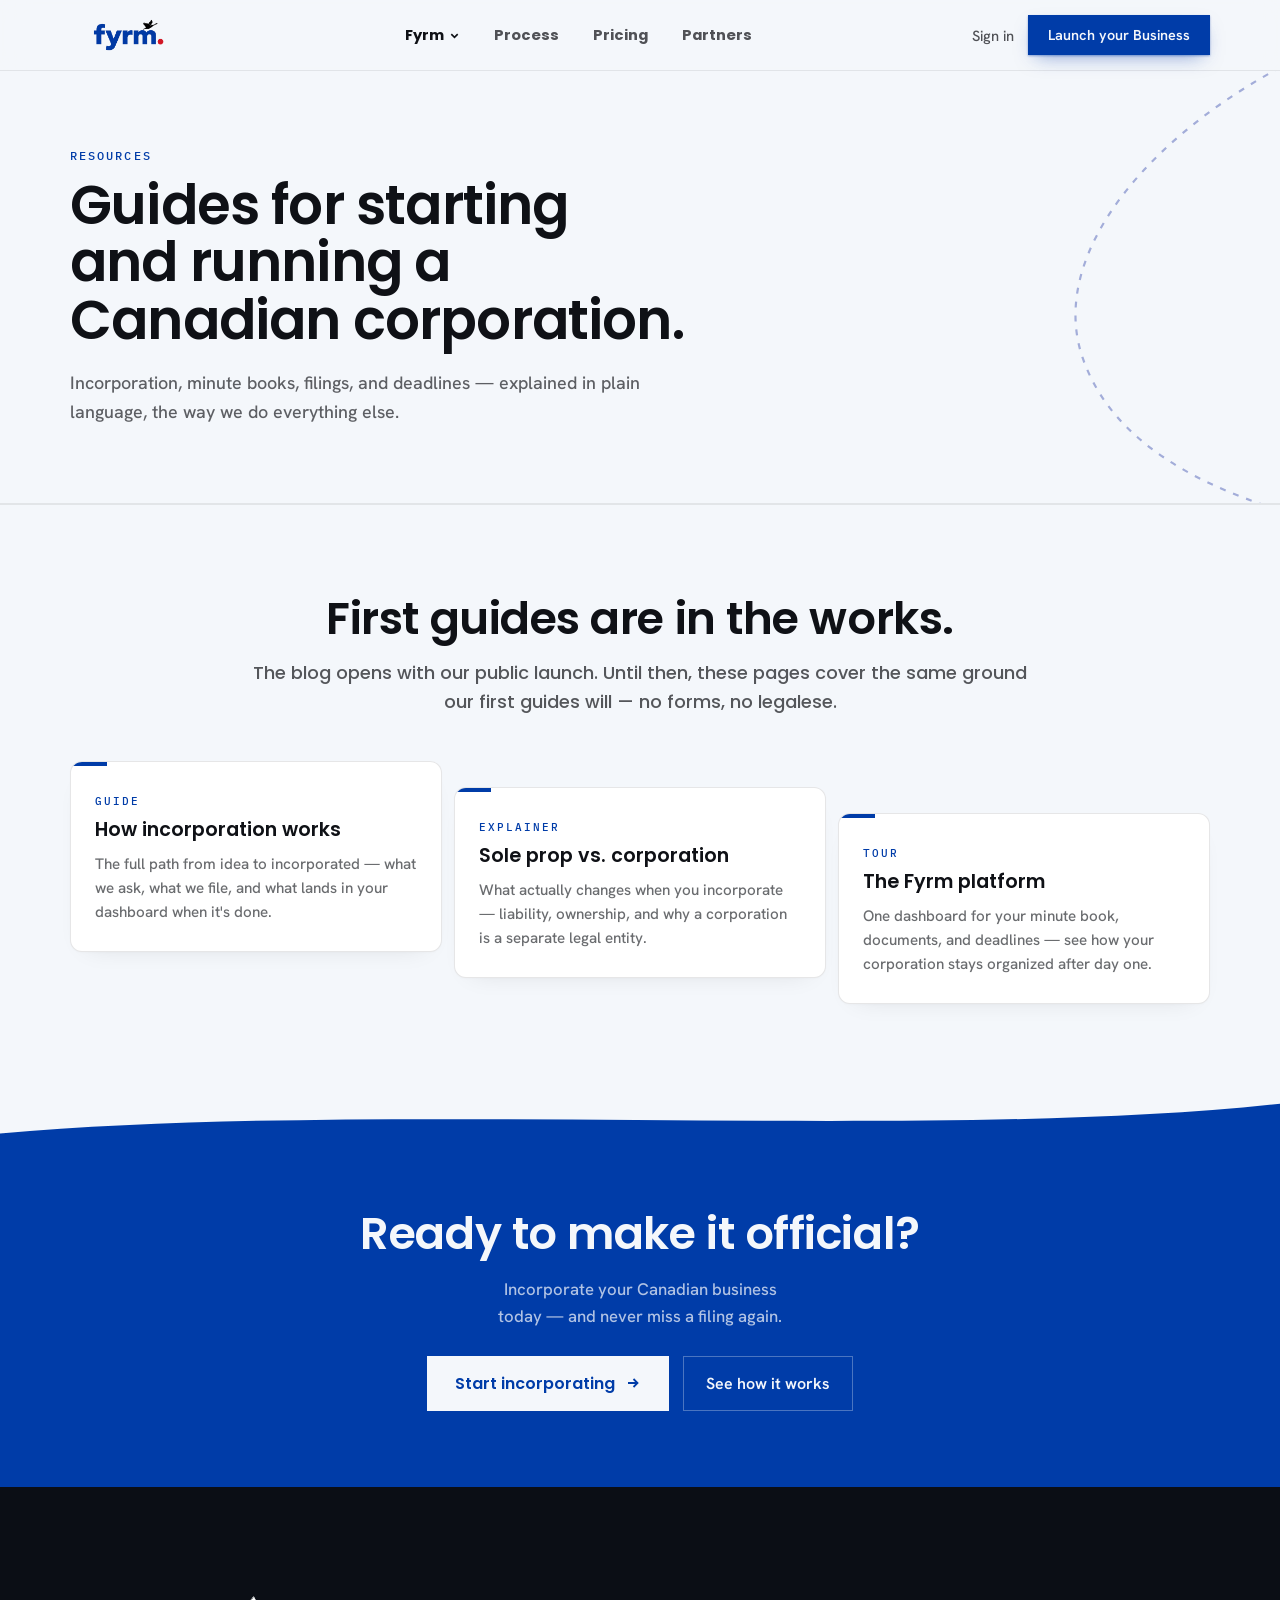
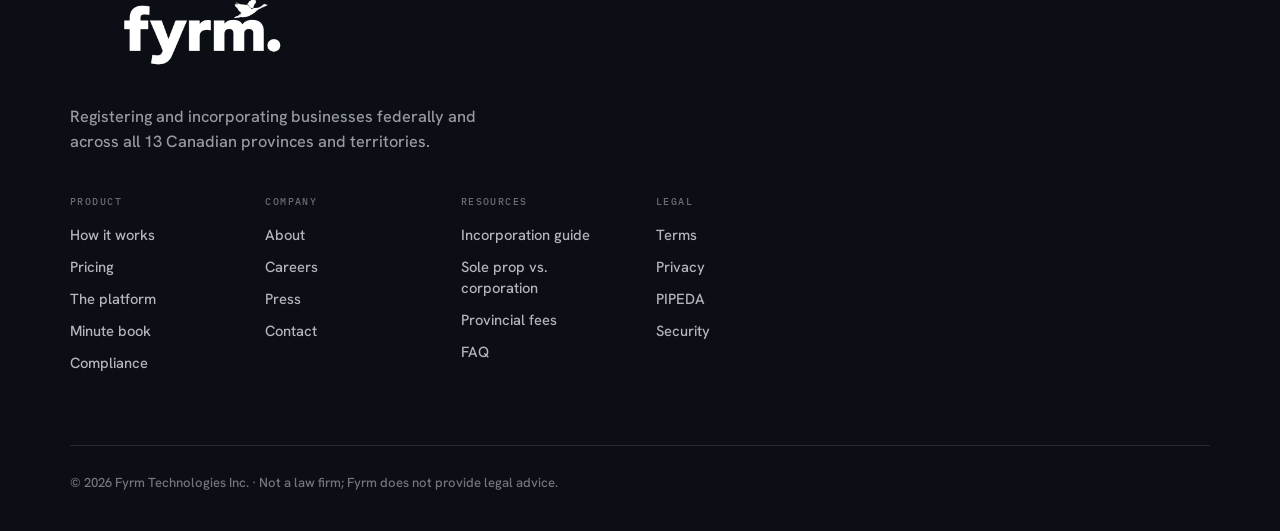
<file: blog.html>
<!DOCTYPE html>
<html lang="en">
<head>
<meta charset="utf-8">
<meta name="viewport" content="width=device-width, initial-scale=1">
<title>Fyrm — Guides &amp; updates</title>
<meta name="description" content="Guides for starting and running a Canadian corporation — incorporation, minute books, and compliance in plain language. First guides arrive at launch.">
<meta name="theme-color" content="#F4F7FB">
<link rel="icon" href="assets/favicon.svg" type="image/svg+xml">
<link rel="icon" href="assets/favicon.ico" sizes="48x48">
<link rel="icon" href="assets/favicon-32.png" type="image/png" sizes="32x32">
<link rel="apple-touch-icon" href="assets/apple-touch-icon.png">
<!-- canonical + Open Graph tags land here once the domain is decided (CLAUDE.md 5.4) -->
<link rel="preconnect" href="https://fonts.googleapis.com">
<link rel="preconnect" href="https://fonts.gstatic.com" crossorigin>
<link href="https://fonts.googleapis.com/css2?family=Poppins:wght@500;600;700&family=Hanken+Grotesk:wght@400;500;600;700&family=IBM+Plex+Mono:wght@400;500&display=swap" rel="stylesheet">
<link rel="stylesheet" href="css/styles.css">
<script src="js/main.js" defer></script>
</head>
<body>

<div id="fyrm-blog" class="fyrm-page">

<header class="site-header">
  <div class="header-inner">
    <a href="index.html" aria-label="Fyrm home" class="logo-link"><img src="assets/fyrm-logo.png" alt="Fyrm" class="logo-img" width="866" height="288" decoding="async"></a>
    <nav class="desktop-nav" data-desktop-nav aria-label="Primary">
      <span class="dd">
        <a href="index.html#what-is-fyrm">Fyrm</a>
        <svg class="dd-arrow" width="11" height="11" viewBox="0 0 12 12" fill="none" stroke="currentColor" stroke-width="1.8" aria-hidden="true"><path d="M2.5 4.5L6 8l3.5-3.5"/></svg>
        <span class="dd-menu">
          <span class="dd-menu-inner">
            <a href="blog.html">Blog</a>
            <a href="contact.html">Contact us</a>
          </span>
        </span>
      </span>
      <a href="index.html#process" data-underline class="nav-link">Process</a>
      <a href="pricing.html" data-underline class="nav-link">Pricing</a>
      <a href="partners.html" data-underline class="nav-link">Partners</a>
    </nav>
    <div class="header-actions">
      <a href="pricing.html" data-desktop-nav class="nav-link sign-in">Sign in</a>
      <a href="pricing.html" class="btn btn-blue btn-nav">Launch your Business</a>
      <button class="nav-toggle" data-nav-toggle aria-label="Menu" aria-expanded="false">
        <svg width="18" height="18" viewBox="0 0 18 18" fill="none" stroke="currentColor" stroke-width="1.6" aria-hidden="true"><path d="M2 5h14M2 9h14M2 13h14"/></svg>
      </button>
    </div>
  </div>
  <div class="nav-panel" data-nav-panel>
    <a href="index.html#what-is-fyrm" class="panel-link strong">Fyrm</a>
    <a href="blog.html" class="panel-link sub">Blog</a>
    <a href="contact.html" class="panel-link sub">Contact us</a>
    <a href="index.html#process" class="panel-link">Process</a>
    <a href="pricing.html" class="panel-link">Pricing</a>
    <a href="partners.html" class="panel-link last">Partners</a>
  </div>
</header>

<main>

<!-- ===================== PAGE HERO ===================== -->
<section class="ph">
  <svg class="ph-sweep" viewBox="0 0 800 600" preserveAspectRatio="none" aria-hidden="true">
    <path stroke-dasharray="6 8" vector-effect="non-scaling-stroke" d="M 800,40 C 640,120 520,260 560,380 C 600,500 740,540 800,560"/>
  </svg>
  <div class="ph-inner">
    <p class="ph-eyebrow reveal" style="--d:.04s">Resources</p>
    <h1 class="ph-title reveal" style="--d:.08s">Guides for starting and running a Canadian corporation.</h1>
    <p class="ph-sub reveal" style="--d:.16s">Incorporation, minute books, filings, and deadlines — explained in plain language, the way we do everything else.</p>
  </div>
</section>

<!-- ===================== GUIDES ===================== -->
<section class="sec-band">
  <div class="section-inner">
    <div class="sec-head">
      <h2>First guides are in the works.</h2>
      <p>The blog opens with our public launch. Until then, these pages cover the same ground our first guides will — no forms, no legalese.</p>
    </div>
    <div class="why-grid">
      <a class="why-card" href="how-it-works.html">
        <div class="why-bar"></div>
        <div class="why-card-body">
          <div class="why-num">GUIDE</div>
          <div class="why-title">How incorporation works</div>
          <div class="why-text">The full path from idea to incorporated — what we ask, what we file, and what lands in your dashboard when it's done.</div>
        </div>
      </a>
      <a class="why-card" href="faq.html#sole-prop-vs-corporation">
        <div class="why-bar"></div>
        <div class="why-card-body">
          <div class="why-num">EXPLAINER</div>
          <div class="why-title">Sole prop vs. corporation</div>
          <div class="why-text">What actually changes when you incorporate — liability, ownership, and why a corporation is a separate legal entity.</div>
        </div>
      </a>
      <a class="why-card" href="platform.html">
        <div class="why-bar"></div>
        <div class="why-card-body">
          <div class="why-num">TOUR</div>
          <div class="why-title">The Fyrm platform</div>
          <div class="why-text">One dashboard for your minute book, documents, and deadlines — see how your corporation stays organized after day one.</div>
        </div>
      </a>
    </div>
  </div>
</section>

<!-- ===================== CTA BAND ===================== -->
<section class="cta-band">
  <svg class="band-curve" viewBox="0 0 1440 48" preserveAspectRatio="none" aria-hidden="true"><path fill="currentColor" d="M0,0 H1440 V10 C1050,46 430,6 0,38 Z"/></svg>
  <div class="cta-inner">
    <h2 class="cta-title">Ready to make it official?</h2>
    <p class="cta-sub">Incorporate your Canadian business today — and never miss a filing again.</p>
    <div class="cta-ctas">
      <a href="pricing.html" class="btn btn-invert btn-lift">Start incorporating
        <svg width="16" height="16" viewBox="0 0 16 16" fill="none" stroke="currentColor" stroke-width="1.8" aria-hidden="true"><path d="M3 8h9M8.5 4l4 4-4 4"/></svg>
      </a>
      <a href="how-it-works.html" class="btn btn-ghost btn-ghost-invert btn-lift">See how it works</a>
    </div>
  </div>
</section>

</main>

<!-- ===================== FOOTER ===================== -->
<footer class="site-footer">
  <div class="footer-inner">
    <img src="assets/fyrm-logo.png" alt="Fyrm" class="footer-logo" width="866" height="288" loading="lazy" decoding="async">
    <div class="footer-grid">
      <div class="footer-blurb">
        <p>Registering and incorporating businesses federally and across all 13 Canadian provinces and territories.</p>
      </div>
      <div>
        <div class="footer-heading">Product</div>
        <ul>
          <li><a href="how-it-works.html" data-underline>How it works</a></li>
          <li><a href="pricing.html" data-underline>Pricing</a></li>
          <li><a href="platform.html" data-underline>The platform</a></li>
          <li><a href="platform.html#minute-book" data-underline>Minute book</a></li>
          <li><a href="platform.html#compliance" data-underline>Compliance</a></li>
        </ul>
      </div>
      <div>
        <div class="footer-heading">Company</div>
        <ul>
          <li><a href="about.html" data-underline>About</a></li>
          <li><a href="about.html#careers" data-underline>Careers</a></li>
          <li><a href="about.html#press" data-underline>Press</a></li>
          <li><a href="contact.html" data-underline>Contact</a></li>
        </ul>
      </div>
      <div>
        <div class="footer-heading">Resources</div>
        <ul>
          <li><a href="how-it-works.html" data-underline>Incorporation guide</a></li>
          <li><a href="faq.html#sole-prop-vs-corporation" data-underline>Sole prop vs. corporation</a></li>
          <li><a href="pricing.html#fees" data-underline>Provincial fees</a></li>
          <li><a href="faq.html" data-underline>FAQ</a></li>
        </ul>
      </div>
      <div>
        <div class="footer-heading">Legal</div>
        <ul>
          <li><a href="terms.html" data-underline>Terms</a></li>
          <li><a href="privacy.html" data-underline>Privacy</a></li>
          <li><a href="pipeda.html" data-underline>PIPEDA</a></li>
          <li><a href="security.html" data-underline>Security</a></li>
        </ul>
      </div>
    </div>
    <div class="footer-bottom">
      <div class="footer-copy">© 2026 Fyrm Technologies Inc. · Not a law firm; Fyrm does not provide legal advice.</div>
    </div>
  </div>
</footer>

</div>

</body>
</html>
</file>
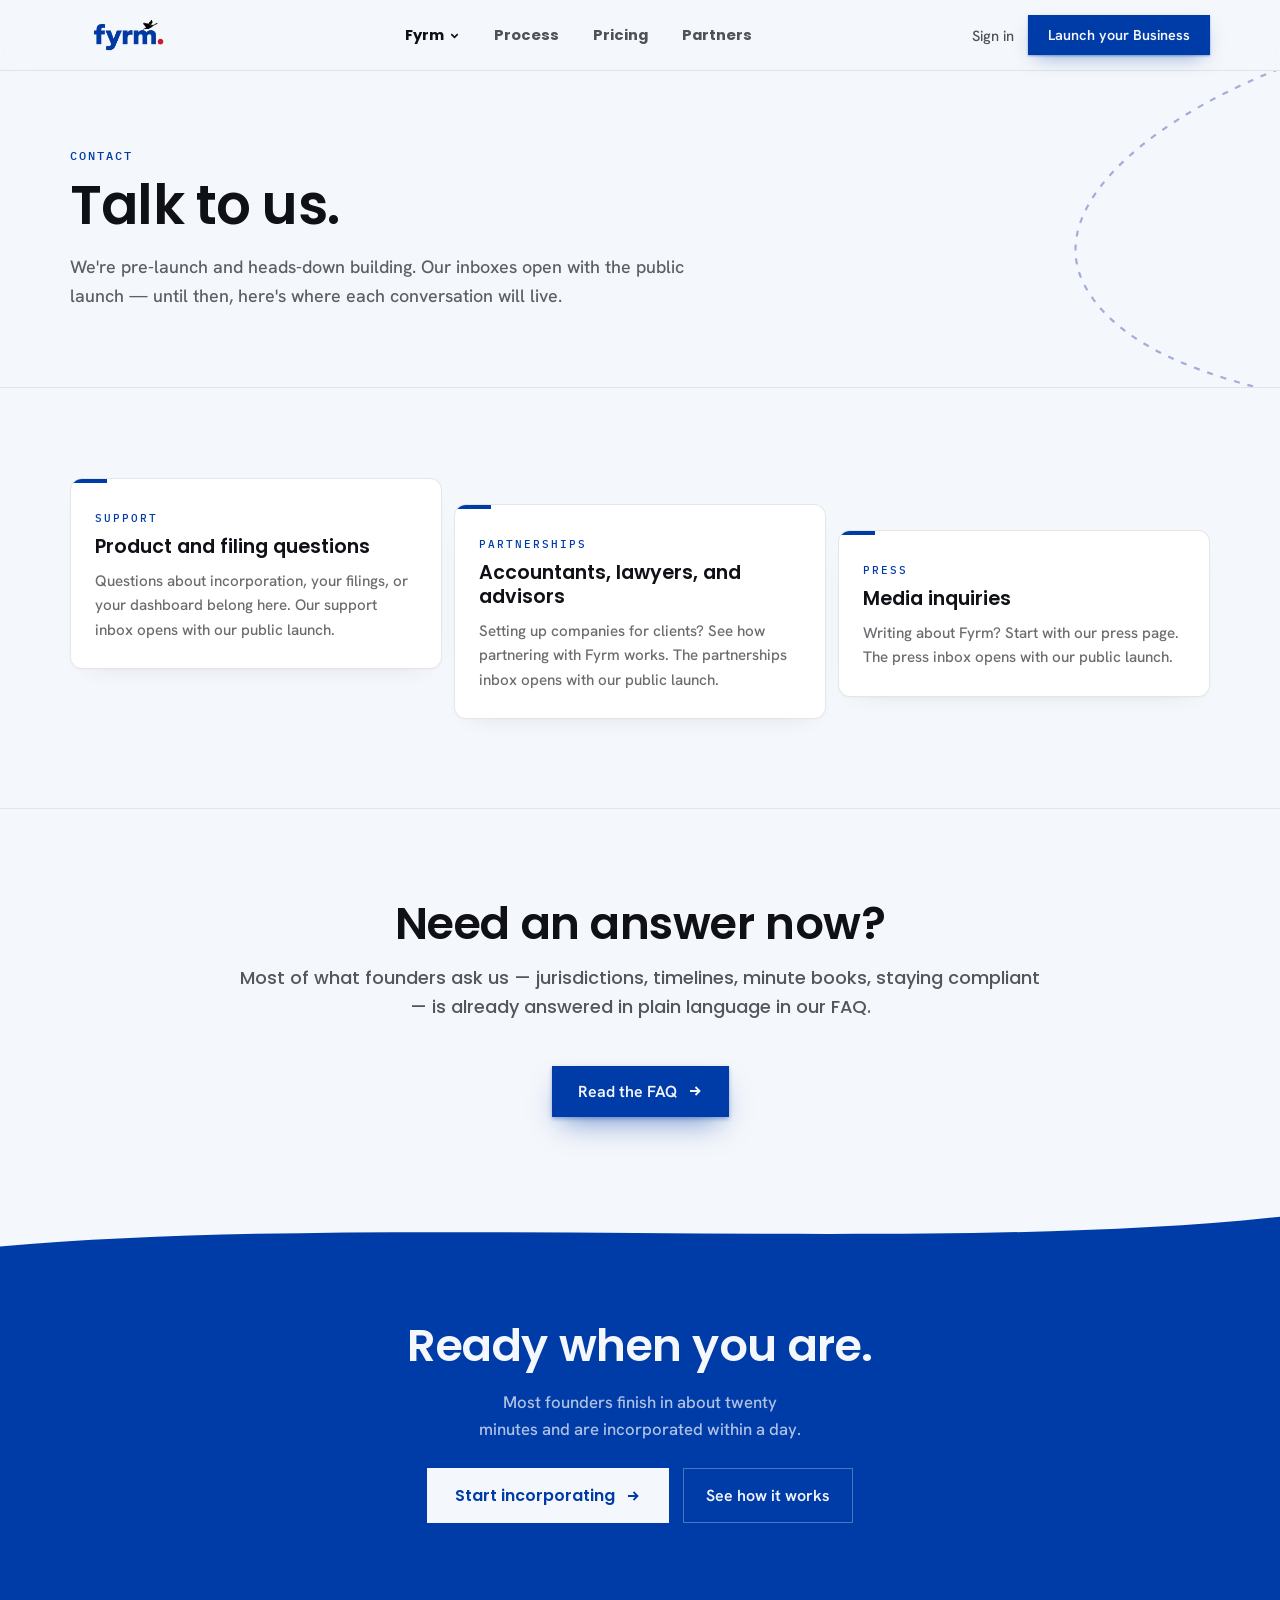
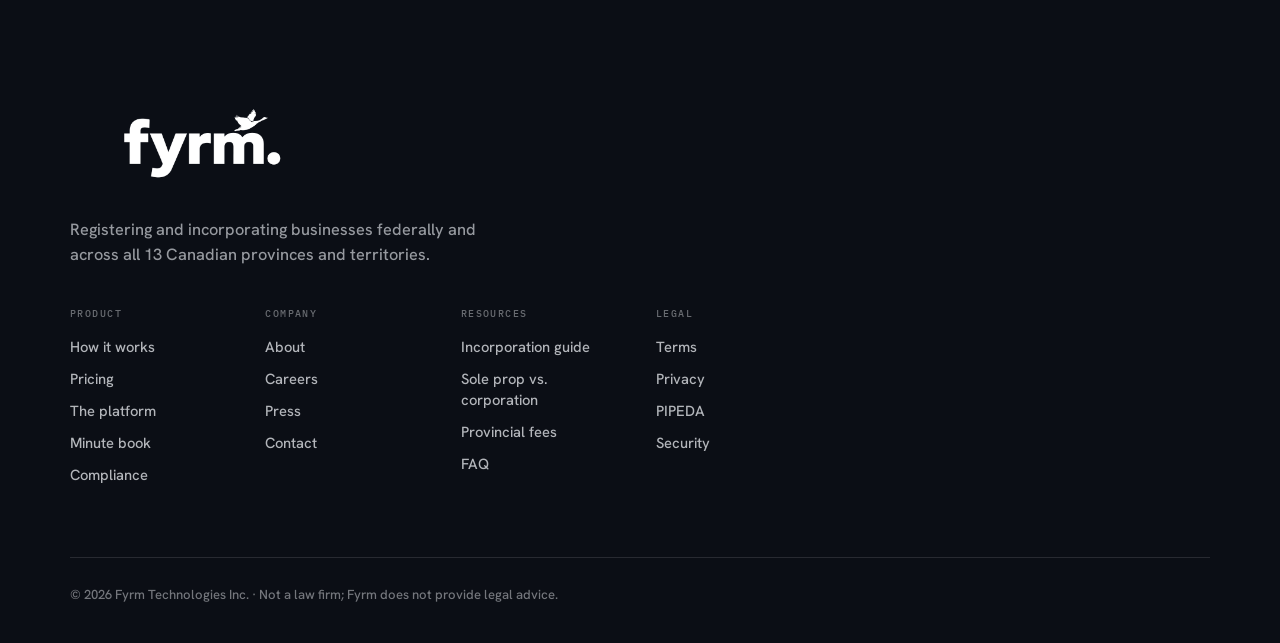
<file: contact.html>
<!DOCTYPE html>
<html lang="en">
<head>
<meta charset="utf-8">
<meta name="viewport" content="width=device-width, initial-scale=1">
<title>Fyrm — Contact us</title>
<meta name="description" content="Get in touch with Fyrm — support, partnerships, and press. We're pre-launch, so our inboxes open soon; meanwhile the FAQ answers most questions.">
<meta name="theme-color" content="#F4F7FB">
<link rel="icon" href="assets/favicon.svg" type="image/svg+xml">
<link rel="icon" href="assets/favicon.ico" sizes="48x48">
<link rel="icon" href="assets/favicon-32.png" type="image/png" sizes="32x32">
<link rel="apple-touch-icon" href="assets/apple-touch-icon.png">
<!-- canonical + Open Graph tags land here once the domain is decided (CLAUDE.md 5.4) -->
<link rel="preconnect" href="https://fonts.googleapis.com">
<link rel="preconnect" href="https://fonts.gstatic.com" crossorigin>
<link href="https://fonts.googleapis.com/css2?family=Poppins:wght@500;600;700&family=Hanken+Grotesk:wght@400;500;600;700&family=IBM+Plex+Mono:wght@400;500&display=swap" rel="stylesheet">
<link rel="stylesheet" href="css/styles.css">
<script src="js/main.js" defer></script>
</head>
<body>

<div id="fyrm-contact" class="fyrm-page">

<header class="site-header">
  <div class="header-inner">
    <a href="index.html" aria-label="Fyrm home" class="logo-link"><img src="assets/fyrm-logo.png" alt="Fyrm" class="logo-img" width="866" height="288" decoding="async"></a>
    <nav class="desktop-nav" data-desktop-nav aria-label="Primary">
      <span class="dd">
        <a href="index.html#what-is-fyrm">Fyrm</a>
        <svg class="dd-arrow" width="11" height="11" viewBox="0 0 12 12" fill="none" stroke="currentColor" stroke-width="1.8" aria-hidden="true"><path d="M2.5 4.5L6 8l3.5-3.5"/></svg>
        <span class="dd-menu">
          <span class="dd-menu-inner">
            <a href="blog.html">Blog</a>
            <a href="contact.html">Contact us</a>
          </span>
        </span>
      </span>
      <a href="index.html#process" data-underline class="nav-link">Process</a>
      <a href="pricing.html" data-underline class="nav-link">Pricing</a>
      <a href="partners.html" data-underline class="nav-link">Partners</a>
    </nav>
    <div class="header-actions">
      <a href="pricing.html" data-desktop-nav class="nav-link sign-in">Sign in</a>
      <a href="pricing.html" class="btn btn-blue btn-nav">Launch your Business</a>
      <button class="nav-toggle" data-nav-toggle aria-label="Menu" aria-expanded="false">
        <svg width="18" height="18" viewBox="0 0 18 18" fill="none" stroke="currentColor" stroke-width="1.6" aria-hidden="true"><path d="M2 5h14M2 9h14M2 13h14"/></svg>
      </button>
    </div>
  </div>
  <div class="nav-panel" data-nav-panel>
    <a href="index.html#what-is-fyrm" class="panel-link strong">Fyrm</a>
    <a href="blog.html" class="panel-link sub">Blog</a>
    <a href="contact.html" class="panel-link sub">Contact us</a>
    <a href="index.html#process" class="panel-link">Process</a>
    <a href="pricing.html" class="panel-link">Pricing</a>
    <a href="partners.html" class="panel-link last">Partners</a>
  </div>
</header>

<main>

<!-- ===================== HERO ===================== -->
<section class="ph">
  <svg class="ph-sweep" viewBox="0 0 800 600" preserveAspectRatio="none" aria-hidden="true">
    <path stroke-dasharray="6 8" vector-effect="non-scaling-stroke" d="M 800,40 C 640,120 520,260 560,380 C 600,500 740,540 800,560"/>
  </svg>
  <div class="ph-inner">
    <p class="ph-eyebrow reveal" style="--d:.04s">Contact</p>
    <h1 class="ph-title reveal" style="--d:.08s">Talk to us.</h1>
    <p class="ph-sub reveal" style="--d:.16s">We're pre-launch and heads-down building. Our inboxes open with the public launch — until then, here's where each conversation will live.</p>
  </div>
</section>

<!-- ===================== WAYS TO REACH US ===================== -->
<section class="contact-ways">
  <div class="section-inner">
    <div class="why-grid">
      <div class="why-card">
        <div class="why-bar"></div>
        <div class="why-card-body">
          <div class="why-num">SUPPORT</div>
          <div class="why-title">Product and filing questions</div>
          <div class="why-text">Questions about incorporation, your filings, or your dashboard belong here. Our support inbox opens with our public launch.</div>
        </div>
      </div>
      <div class="why-card">
        <div class="why-bar"></div>
        <div class="why-card-body">
          <div class="why-num">PARTNERSHIPS</div>
          <div class="why-title">Accountants, lawyers, and advisors</div>
          <div class="why-text">Setting up companies for clients? See how <a href="partners.html" data-underline>partnering with Fyrm</a> works. The partnerships inbox opens with our public launch.</div>
        </div>
      </div>
      <div class="why-card">
        <div class="why-bar"></div>
        <div class="why-card-body">
          <div class="why-num">PRESS</div>
          <div class="why-title">Media inquiries</div>
          <div class="why-text">Writing about Fyrm? Start with our <a href="about.html#press" data-underline>press page</a>. The press inbox opens with our public launch.</div>
        </div>
      </div>
    </div>
  </div>
</section>

<!-- ===================== MEANWHILE, THE FAQ ===================== -->
<section class="contact-faq sec-band">
  <div class="section-inner">
    <div class="sec-head">
      <h2>Need an answer now?</h2>
      <p>Most of what founders ask us — jurisdictions, timelines, minute books, staying compliant — is already answered in plain language in our FAQ.</p>
    </div>
    <div class="why-cta-row">
      <a href="faq.html" class="btn btn-blue btn-hero btn-lift">Read the FAQ
        <svg width="16" height="16" viewBox="0 0 16 16" fill="none" stroke="currentColor" stroke-width="1.8" aria-hidden="true"><path d="M3 8h9M8.5 4l4 4-4 4"/></svg>
      </a>
    </div>
  </div>
</section>

<!-- ===================== CTA BAND ===================== -->
<section class="cta-band">
  <svg class="band-curve" viewBox="0 0 1440 48" preserveAspectRatio="none" aria-hidden="true"><path fill="currentColor" d="M0,0 H1440 V10 C1050,46 430,6 0,38 Z"/></svg>
  <div class="cta-inner">
    <h2 class="cta-title">Ready when you are.</h2>
    <p class="cta-sub">Most founders finish in about twenty minutes and are incorporated within a day.</p>
    <div class="cta-ctas">
      <a href="pricing.html" class="btn btn-invert btn-lift">Start incorporating
        <svg width="16" height="16" viewBox="0 0 16 16" fill="none" stroke="currentColor" stroke-width="1.8" aria-hidden="true"><path d="M3 8h9M8.5 4l4 4-4 4"/></svg>
      </a>
      <a href="how-it-works.html" class="btn btn-ghost btn-ghost-invert btn-lift">See how it works</a>
    </div>
  </div>
</section>

</main>

<!-- ===================== FOOTER ===================== -->
<footer class="site-footer">
  <div class="footer-inner">
    <img src="assets/fyrm-logo.png" alt="Fyrm" class="footer-logo" width="866" height="288" loading="lazy" decoding="async">
    <div class="footer-grid">
      <div class="footer-blurb">
        <p>Registering and incorporating businesses federally and across all 13 Canadian provinces and territories.</p>
      </div>
      <div>
        <div class="footer-heading">Product</div>
        <ul>
          <li><a href="how-it-works.html" data-underline>How it works</a></li>
          <li><a href="pricing.html" data-underline>Pricing</a></li>
          <li><a href="platform.html" data-underline>The platform</a></li>
          <li><a href="platform.html#minute-book" data-underline>Minute book</a></li>
          <li><a href="platform.html#compliance" data-underline>Compliance</a></li>
        </ul>
      </div>
      <div>
        <div class="footer-heading">Company</div>
        <ul>
          <li><a href="about.html" data-underline>About</a></li>
          <li><a href="about.html#careers" data-underline>Careers</a></li>
          <li><a href="about.html#press" data-underline>Press</a></li>
          <li><a href="contact.html" data-underline>Contact</a></li>
        </ul>
      </div>
      <div>
        <div class="footer-heading">Resources</div>
        <ul>
          <li><a href="how-it-works.html" data-underline>Incorporation guide</a></li>
          <li><a href="faq.html#sole-prop-vs-corporation" data-underline>Sole prop vs. corporation</a></li>
          <li><a href="pricing.html#fees" data-underline>Provincial fees</a></li>
          <li><a href="faq.html" data-underline>FAQ</a></li>
        </ul>
      </div>
      <div>
        <div class="footer-heading">Legal</div>
        <ul>
          <li><a href="terms.html" data-underline>Terms</a></li>
          <li><a href="privacy.html" data-underline>Privacy</a></li>
          <li><a href="pipeda.html" data-underline>PIPEDA</a></li>
          <li><a href="security.html" data-underline>Security</a></li>
        </ul>
      </div>
    </div>
    <div class="footer-bottom">
      <div class="footer-copy">© 2026 Fyrm Technologies Inc. · Not a law firm; Fyrm does not provide legal advice.</div>
    </div>
  </div>
</footer>

</div>

</body>
</html>
</file>
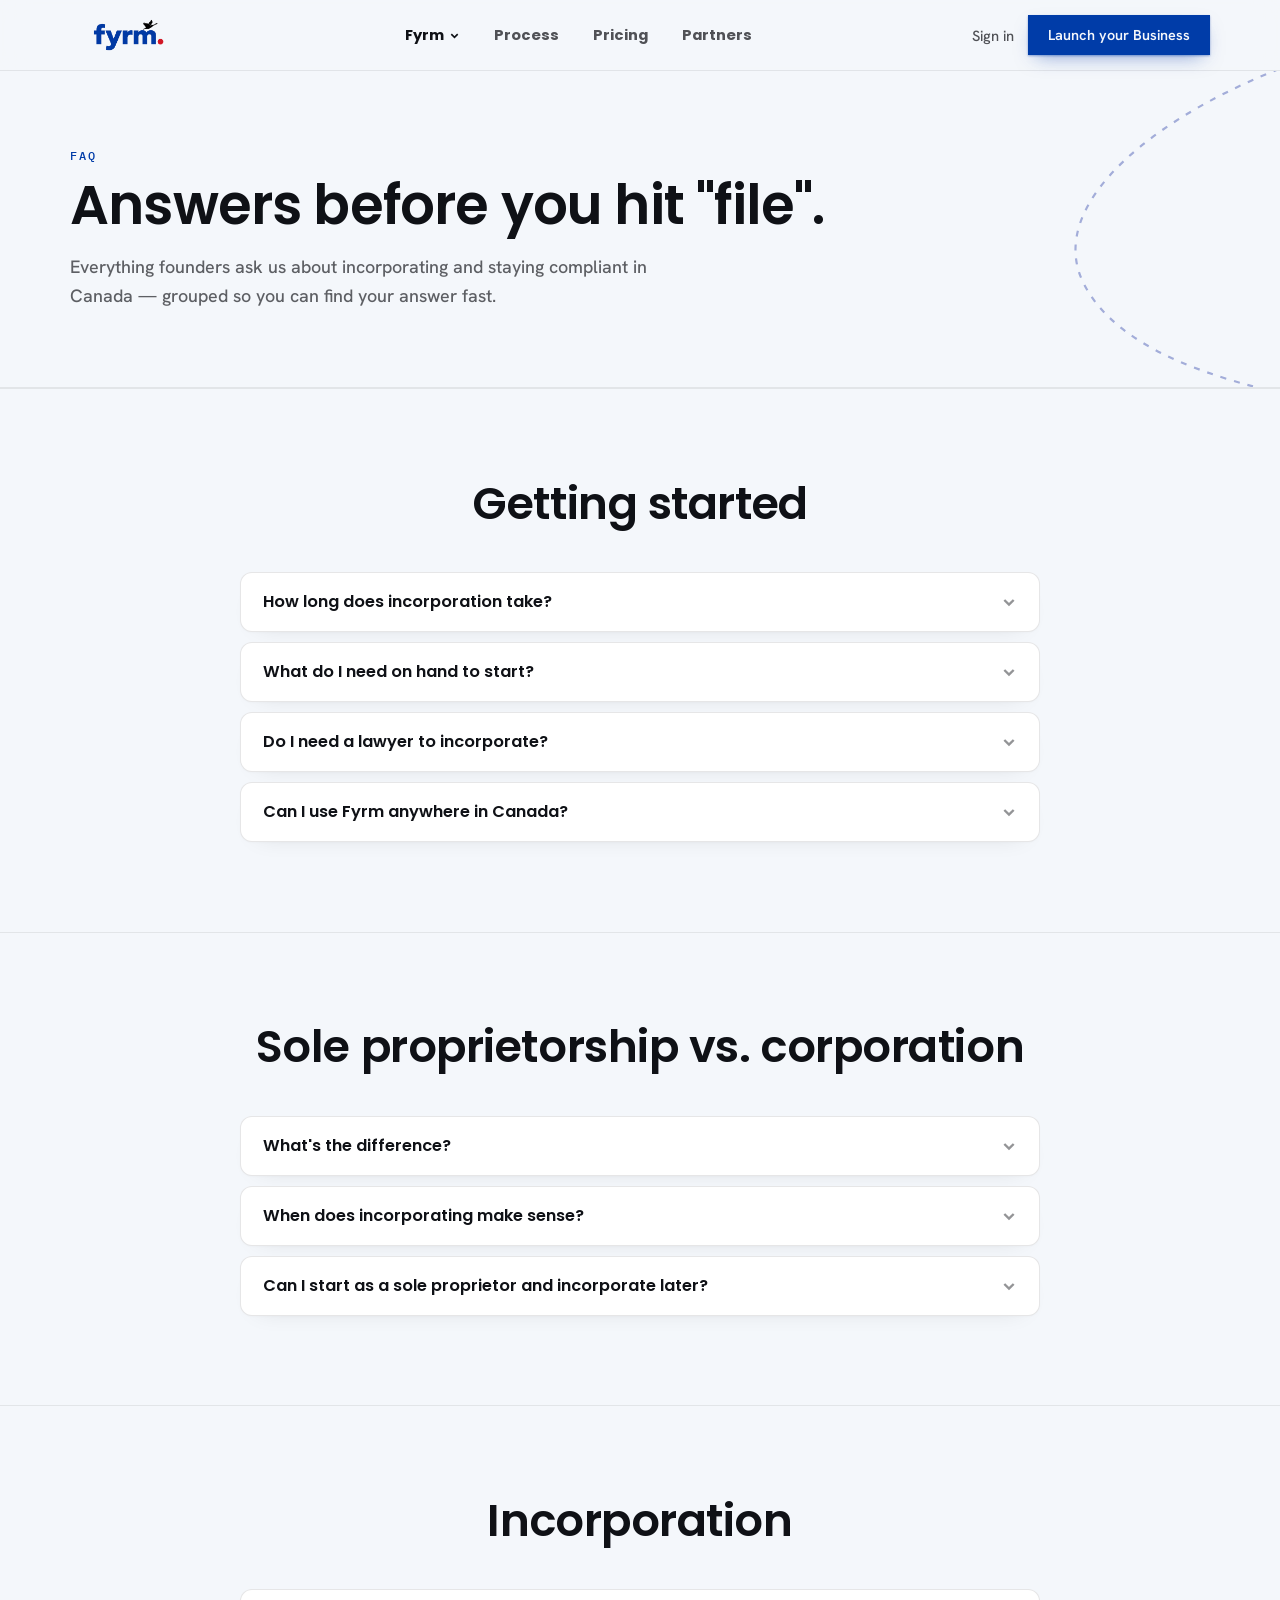
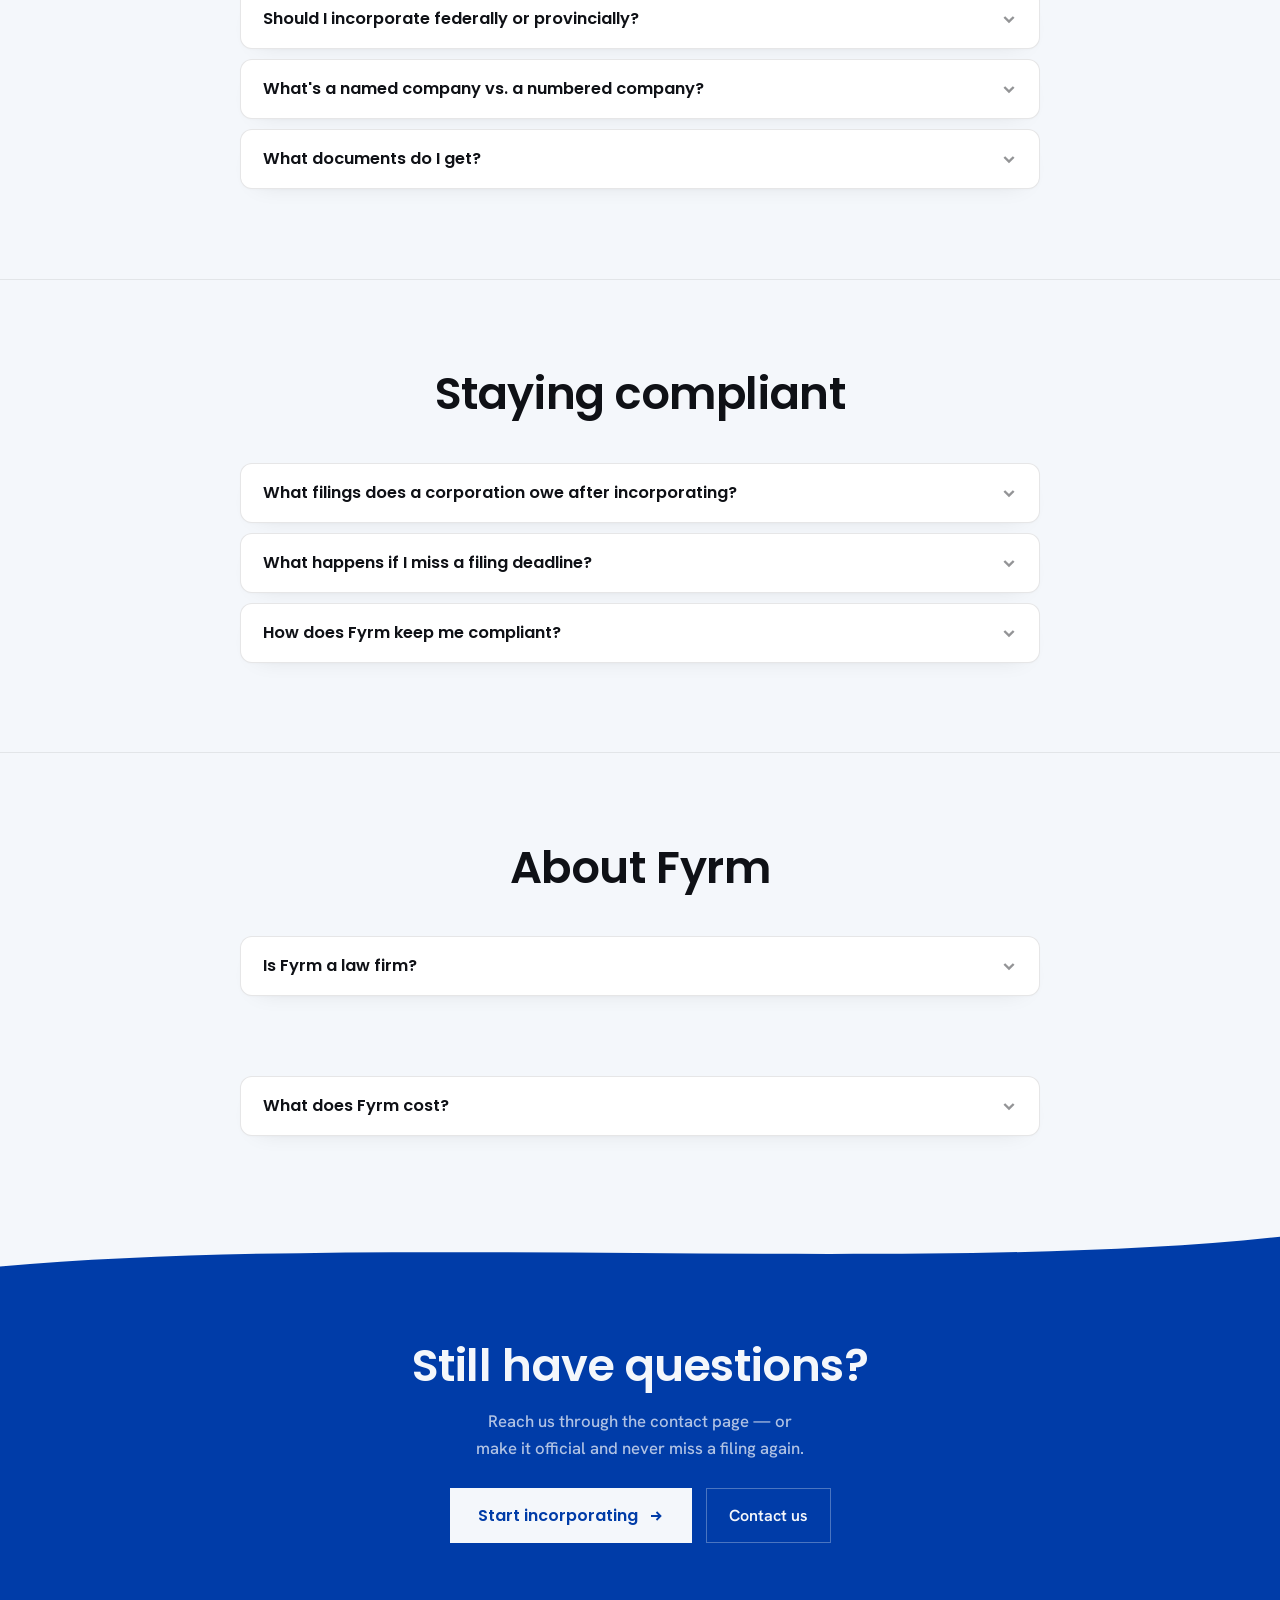
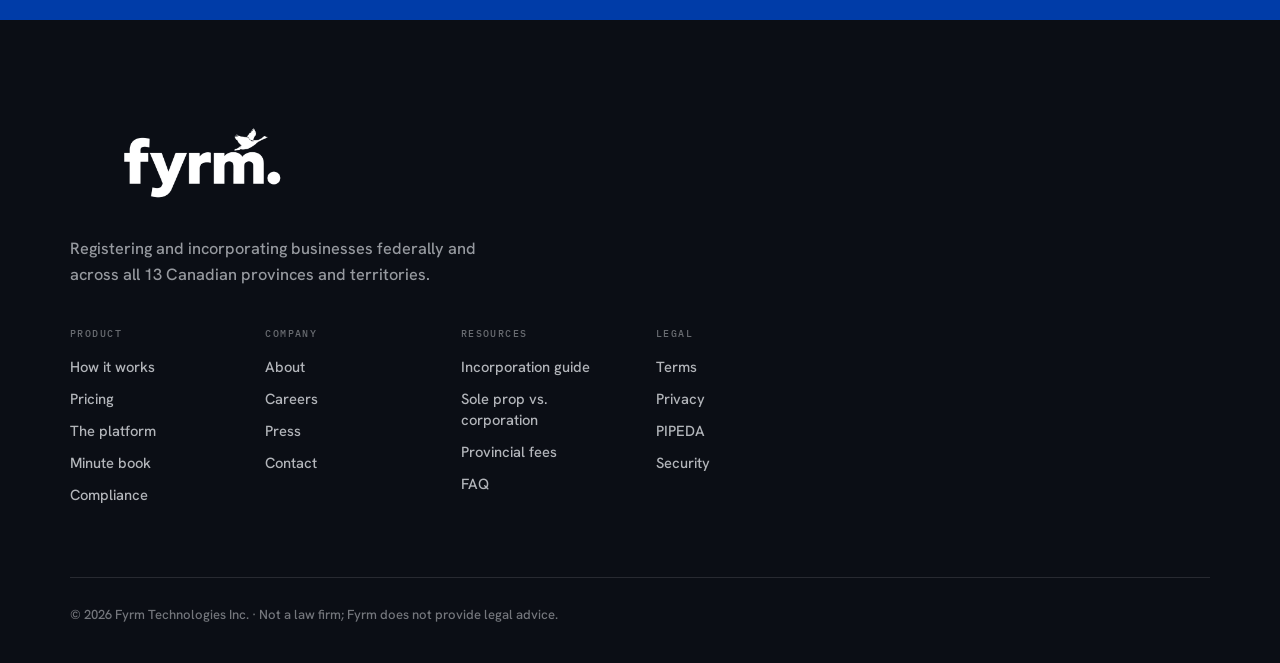
<file: faq.html>
<!DOCTYPE html>
<html lang="en">
<head>
<meta charset="utf-8">
<meta name="viewport" content="width=device-width, initial-scale=1">
<title>Fyrm — Frequently asked questions</title>
<meta name="description" content="Answers to common questions about incorporating in Canada with Fyrm — timing, jurisdictions, sole prop vs. corporation, documents, and staying compliant.">
<meta name="theme-color" content="#F4F7FB">
<link rel="icon" href="assets/favicon.svg" type="image/svg+xml">
<link rel="icon" href="assets/favicon.ico" sizes="48x48">
<link rel="icon" href="assets/favicon-32.png" type="image/png" sizes="32x32">
<link rel="apple-touch-icon" href="assets/apple-touch-icon.png">
<!-- canonical + Open Graph tags land here once the domain is decided (CLAUDE.md 5.4) -->
<link rel="preconnect" href="https://fonts.googleapis.com">
<link rel="preconnect" href="https://fonts.gstatic.com" crossorigin>
<link href="https://fonts.googleapis.com/css2?family=Poppins:wght@500;600;700&family=Hanken+Grotesk:wght@400;500;600;700&family=IBM+Plex+Mono:wght@400;500&display=swap" rel="stylesheet">
<link rel="stylesheet" href="css/styles.css">
<script src="js/main.js" defer></script>
</head>
<body>

<div id="fyrm-faq" class="fyrm-page">

<header class="site-header">
  <div class="header-inner">
    <a href="index.html" aria-label="Fyrm home" class="logo-link"><img src="assets/fyrm-logo.png" alt="Fyrm" class="logo-img" width="866" height="288" decoding="async"></a>
    <nav class="desktop-nav" data-desktop-nav aria-label="Primary">
      <span class="dd">
        <a href="index.html#what-is-fyrm">Fyrm</a>
        <svg class="dd-arrow" width="11" height="11" viewBox="0 0 12 12" fill="none" stroke="currentColor" stroke-width="1.8" aria-hidden="true"><path d="M2.5 4.5L6 8l3.5-3.5"/></svg>
        <span class="dd-menu">
          <span class="dd-menu-inner">
            <a href="blog.html">Blog</a>
            <a href="contact.html">Contact us</a>
          </span>
        </span>
      </span>
      <a href="index.html#process" data-underline class="nav-link">Process</a>
      <a href="pricing.html" data-underline class="nav-link">Pricing</a>
      <a href="partners.html" data-underline class="nav-link">Partners</a>
    </nav>
    <div class="header-actions">
      <a href="pricing.html" data-desktop-nav class="nav-link sign-in">Sign in</a>
      <a href="pricing.html" class="btn btn-blue btn-nav">Launch your Business</a>
      <button class="nav-toggle" data-nav-toggle aria-label="Menu" aria-expanded="false">
        <svg width="18" height="18" viewBox="0 0 18 18" fill="none" stroke="currentColor" stroke-width="1.6" aria-hidden="true"><path d="M2 5h14M2 9h14M2 13h14"/></svg>
      </button>
    </div>
  </div>
  <div class="nav-panel" data-nav-panel>
    <a href="index.html#what-is-fyrm" class="panel-link strong">Fyrm</a>
    <a href="blog.html" class="panel-link sub">Blog</a>
    <a href="contact.html" class="panel-link sub">Contact us</a>
    <a href="index.html#process" class="panel-link">Process</a>
    <a href="pricing.html" class="panel-link">Pricing</a>
    <a href="partners.html" class="panel-link last">Partners</a>
  </div>
</header>

<main>

<!-- ===================== HERO ===================== -->
<section class="ph">
  <svg class="ph-sweep" viewBox="0 0 800 600" preserveAspectRatio="none" aria-hidden="true">
    <path stroke-dasharray="6 8" vector-effect="non-scaling-stroke" d="M 800,40 C 640,120 520,260 560,380 C 600,500 740,540 800,560"/>
  </svg>
  <div class="ph-inner">
    <p class="ph-eyebrow reveal" style="--d:.04s">FAQ</p>
    <h1 class="ph-title reveal" style="--d:.08s">Answers before you hit "file".</h1>
    <p class="ph-sub reveal" style="--d:.16s">Everything founders ask us about incorporating and staying compliant in Canada — grouped so you can find your answer fast.</p>
  </div>
</section>

<!-- ===================== GETTING STARTED ===================== -->
<section class="sec-band">
  <div class="section-inner">
    <div class="sec-head"><h2>Getting started</h2></div>
    <div class="faq-list">
      <details class="faq-item">
        <summary class="faq-q">How long does incorporation take?
          <svg width="16" height="16" viewBox="0 0 12 12" fill="none" stroke="currentColor" stroke-width="1.8" aria-hidden="true"><path d="M2.5 4.5L6 8l3.5-3.5"/></svg>
        </summary>
        <div class="faq-a"><p>Most founders finish in about twenty minutes and are incorporated within a day. Anything past that is up to the registry — and we keep you posted at every step.</p></div>
      </details>
      <details class="faq-item">
        <summary class="faq-q">What do I need on hand to start?
          <svg width="16" height="16" viewBox="0 0 12 12" fill="none" stroke="currentColor" stroke-width="1.8" aria-hidden="true"><path d="M2.5 4.5L6 8l3.5-3.5"/></svg>
        </summary>
        <div class="faq-a"><p>Just the basics: the name you have in mind (or none — we run the name search), who the directors and shareholders will be, their addresses, and where in Canada you want to incorporate. We ask plain-language questions and take it from there.</p></div>
      </details>
      <details class="faq-item">
        <summary class="faq-q">Do I need a lawyer to incorporate?
          <svg width="16" height="16" viewBox="0 0 12 12" fill="none" stroke="currentColor" stroke-width="1.8" aria-hidden="true"><path d="M2.5 4.5L6 8l3.5-3.5"/></svg>
        </summary>
        <div class="faq-a"><p>Most straightforward incorporations don't need one. Fyrm is not a law firm and doesn't provide legal advice — if your situation is complex, we recommend speaking with a professional.</p></div>
      </details>
      <details class="faq-item">
        <summary class="faq-q">Can I use Fyrm anywhere in Canada?
          <svg width="16" height="16" viewBox="0 0 12 12" fill="none" stroke="currentColor" stroke-width="1.8" aria-hidden="true"><path d="M2.5 4.5L6 8l3.5-3.5"/></svg>
        </summary>
        <div class="faq-a"><p>Yes. We file with Corporations Canada and all 13 provincial &amp; territorial registries — wherever you incorporate, the paperwork is our problem.</p></div>
      </details>
    </div>
  </div>
</section>

<!-- ===================== SOLE PROP VS. CORPORATION ===================== -->
<section id="sole-prop-vs-corporation" class="sec-band">
  <div class="section-inner">
    <div class="sec-head"><h2>Sole proprietorship vs. corporation</h2></div>
    <div class="faq-list">
      <details class="faq-item">
        <summary class="faq-q">What's the difference?
          <svg width="16" height="16" viewBox="0 0 12 12" fill="none" stroke="currentColor" stroke-width="1.8" aria-hidden="true"><path d="M2.5 4.5L6 8l3.5-3.5"/></svg>
        </summary>
        <div class="faq-a"><p>A sole proprietorship is just you — you and the business are legally the same, so its debts and obligations are personally yours. A corporation is a separate legal entity: it owns its assets, carries its own obligations, and keeps existing independently of its owners. That separation is the main reason founders incorporate.</p></div>
      </details>
      <details class="faq-item">
        <summary class="faq-q">When does incorporating make sense?
          <svg width="16" height="16" viewBox="0 0 12 12" fill="none" stroke="currentColor" stroke-width="1.8" aria-hidden="true"><path d="M2.5 4.5L6 8l3.5-3.5"/></svg>
        </summary>
        <div class="faq-a"><p>There's no single right moment. Founders often incorporate when they want to separate business obligations from personal ones, bring on partners, sign contracts under a company name, or simply look established to clients. If you're weighing it for your own situation, a professional advisor can help — we're not one, and we don't give legal advice.</p></div>
      </details>
      <details class="faq-item">
        <summary class="faq-q">Can I start as a sole proprietor and incorporate later?
          <svg width="16" height="16" viewBox="0 0 12 12" fill="none" stroke="currentColor" stroke-width="1.8" aria-hidden="true"><path d="M2.5 4.5L6 8l3.5-3.5"/></svg>
        </summary>
        <div class="faq-a"><p>Generally, yes. Many businesses begin as sole proprietorships and incorporate once things pick up. When you're ready, Fyrm handles the whole move — name search, incorporation, filings, and your minute book, from one dashboard.</p></div>
      </details>
    </div>
  </div>
</section>

<!-- ===================== INCORPORATION ===================== -->
<section class="sec-band">
  <div class="section-inner">
    <div class="sec-head"><h2>Incorporation</h2></div>
    <div class="faq-list">
      <details class="faq-item">
        <summary class="faq-q">Should I incorporate federally or provincially?
          <svg width="16" height="16" viewBox="0 0 12 12" fill="none" stroke="currentColor" stroke-width="1.8" aria-hidden="true"><path d="M2.5 4.5L6 8l3.5-3.5"/></svg>
        </summary>
        <div class="faq-a"><p>In plain terms: federal incorporation protects your company name across Canada and suits businesses that operate in more than one province; provincial or territorial incorporation ties the company to where you actually operate. Both create a real corporation — you choose the jurisdiction, and we file with Corporations Canada or your chosen provincial or territorial registry.</p></div>
      </details>
      <details class="faq-item">
        <summary class="faq-q">What's a named company vs. a numbered company?
          <svg width="16" height="16" viewBox="0 0 12 12" fill="none" stroke="currentColor" stroke-width="1.8" aria-hidden="true"><path d="M2.5 4.5L6 8l3.5-3.5"/></svg>
        </summary>
        <div class="faq-a"><p>A named company uses a name you choose, which needs a registry name search before it's approved. A numbered company simply uses the number the registry assigns — quicker to set up, and many later register a business name to operate under. Either works; we run the search and handle the filing.</p></div>
      </details>
      <details class="faq-item">
        <summary class="faq-q">What documents do I get?
          <svg width="16" height="16" viewBox="0 0 12 12" fill="none" stroke="currentColor" stroke-width="1.8" aria-hidden="true"><path d="M2.5 4.5L6 8l3.5-3.5"/></svg>
        </summary>
        <div class="faq-a"><p>Your certificate and articles of incorporation, plus a complete minute book — by-laws, share registers, and director resolutions — all in your Fyrm dashboard. Every government filing we make afterwards lands there too.</p></div>
      </details>
    </div>
  </div>
</section>

<!-- ===================== STAYING COMPLIANT ===================== -->
<section class="sec-band">
  <div class="section-inner">
    <div class="sec-head"><h2>Staying compliant</h2></div>
    <div class="faq-list">
      <details class="faq-item">
        <summary class="faq-q">What filings does a corporation owe after incorporating?
          <svg width="16" height="16" viewBox="0 0 12 12" fill="none" stroke="currentColor" stroke-width="1.8" aria-hidden="true"><path d="M2.5 4.5L6 8l3.5-3.5"/></svg>
        </summary>
        <div class="faq-a"><p>Corporations file an annual return with their registry, plus change filings when details move — directors, registered office, and the like. The specifics vary by jurisdiction; Fyrm tracks exactly what your corporation owes and files it on time.</p></div>
      </details>
      <details class="faq-item">
        <summary class="faq-q">What happens if I miss a filing deadline?
          <svg width="16" height="16" viewBox="0 0 12 12" fill="none" stroke="currentColor" stroke-width="1.8" aria-hidden="true"><path d="M2.5 4.5L6 8l3.5-3.5"/></svg>
        </summary>
        <div class="faq-a"><p>Registries can penalize corporations that fall behind, and one that stays out of compliance long enough can eventually be dissolved. That's exactly what Fyrm exists to prevent — your deadlines are tracked so you never miss a filing again.</p></div>
      </details>
      <details class="faq-item">
        <summary class="faq-q">How does Fyrm keep me compliant?
          <svg width="16" height="16" viewBox="0 0 12 12" fill="none" stroke="currentColor" stroke-width="1.8" aria-hidden="true"><path d="M2.5 4.5L6 8l3.5-3.5"/></svg>
        </summary>
        <div class="faq-a"><p>Deadlines are tracked in your dashboard, government filings are prepared and submitted for you, and your minute book updates with every filing — so your corporation stays in good standing while you run the business.</p></div>
      </details>
    </div>
  </div>
</section>

<!-- ===================== ABOUT ===================== -->
<section class="sec-band">
  <div class="section-inner">
    <div class="sec-head"><h2>About Fyrm</h2></div>
    <div class="faq-list">
      <details class="faq-item">
        <summary class="faq-q">Is Fyrm a law firm?
          <svg width="16" height="16" viewBox="0 0 12 12" fill="none" stroke="currentColor" stroke-width="1.8" aria-hidden="true"><path d="M2.5 4.5L6 8l3.5-3.5"/></svg>
        </summary>
        <div class="faq-a"><p>No. Fyrm is a filing and compliance platform — not a law firm, and we don't provide legal advice. For legal questions about your specific situation, speak with a lawyer.</p></div>
      </details>
      <details class="faq-item">
        <summary class="faq-q">How is my data handled?
          <svg width="16" height="16" viewBox="0 0 12 12" fill="none" stroke="currentColor" stroke-width="1.8" aria-hidden="true"><path d="M2.5 4.5L6 8l3.5-3.5"/></svg>
        </summary>
        <div class="faq-a"><p>Carefully — we collect only what a filing needs. The details live in our <a href="privacy.html" data-underline>privacy policy</a> and our <a href="security.html" data-underline>security overview</a>.</p></div>
      </details>
      <details class="faq-item">
        <summary class="faq-q">What does Fyrm cost?
          <svg width="16" height="16" viewBox="0 0 12 12" fill="none" stroke="currentColor" stroke-width="1.8" aria-hidden="true"><path d="M2.5 4.5L6 8l3.5-3.5"/></svg>
        </summary>
        <div class="faq-a"><p>Final plans and prices will be announced at launch — anything shown today is a placeholder. The <a href="pricing.html" data-underline>pricing page</a> covers what each plan will include, and government fees are always shown before you confirm.</p></div>
      </details>
    </div>
  </div>
</section>

<!-- ===================== CTA BAND ===================== -->
<section class="cta-band">
  <svg class="band-curve" viewBox="0 0 1440 48" preserveAspectRatio="none" aria-hidden="true"><path fill="currentColor" d="M0,0 H1440 V10 C1050,46 430,6 0,38 Z"/></svg>
  <div class="cta-inner">
    <h2 class="cta-title">Still have questions?</h2>
    <p class="cta-sub">Reach us through the contact page — or make it official and never miss a filing again.</p>
    <div class="cta-ctas">
      <a href="pricing.html" class="btn btn-invert btn-lift">Start incorporating
        <svg width="16" height="16" viewBox="0 0 16 16" fill="none" stroke="currentColor" stroke-width="1.8" aria-hidden="true"><path d="M3 8h9M8.5 4l4 4-4 4"/></svg>
      </a>
      <a href="contact.html" class="btn btn-ghost btn-ghost-invert btn-lift">Contact us</a>
    </div>
  </div>
</section>

</main>

<!-- ===================== FOOTER ===================== -->
<footer class="site-footer">
  <div class="footer-inner">
    <img src="assets/fyrm-logo.png" alt="Fyrm" class="footer-logo" width="866" height="288" loading="lazy" decoding="async">
    <div class="footer-grid">
      <div class="footer-blurb">
        <p>Registering and incorporating businesses federally and across all 13 Canadian provinces and territories.</p>
      </div>
      <div>
        <div class="footer-heading">Product</div>
        <ul>
          <li><a href="how-it-works.html" data-underline>How it works</a></li>
          <li><a href="pricing.html" data-underline>Pricing</a></li>
          <li><a href="platform.html" data-underline>The platform</a></li>
          <li><a href="platform.html#minute-book" data-underline>Minute book</a></li>
          <li><a href="platform.html#compliance" data-underline>Compliance</a></li>
        </ul>
      </div>
      <div>
        <div class="footer-heading">Company</div>
        <ul>
          <li><a href="about.html" data-underline>About</a></li>
          <li><a href="about.html#careers" data-underline>Careers</a></li>
          <li><a href="about.html#press" data-underline>Press</a></li>
          <li><a href="contact.html" data-underline>Contact</a></li>
        </ul>
      </div>
      <div>
        <div class="footer-heading">Resources</div>
        <ul>
          <li><a href="how-it-works.html" data-underline>Incorporation guide</a></li>
          <li><a href="faq.html#sole-prop-vs-corporation" data-underline>Sole prop vs. corporation</a></li>
          <li><a href="pricing.html#fees" data-underline>Provincial fees</a></li>
          <li><a href="faq.html" data-underline>FAQ</a></li>
        </ul>
      </div>
      <div>
        <div class="footer-heading">Legal</div>
        <ul>
          <li><a href="terms.html" data-underline>Terms</a></li>
          <li><a href="privacy.html" data-underline>Privacy</a></li>
          <li><a href="pipeda.html" data-underline>PIPEDA</a></li>
          <li><a href="security.html" data-underline>Security</a></li>
        </ul>
      </div>
    </div>
    <div class="footer-bottom">
      <div class="footer-copy">© 2026 Fyrm Technologies Inc. · Not a law firm; Fyrm does not provide legal advice.</div>
    </div>
  </div>
</footer>

</div>

</body>
</html>
</file>
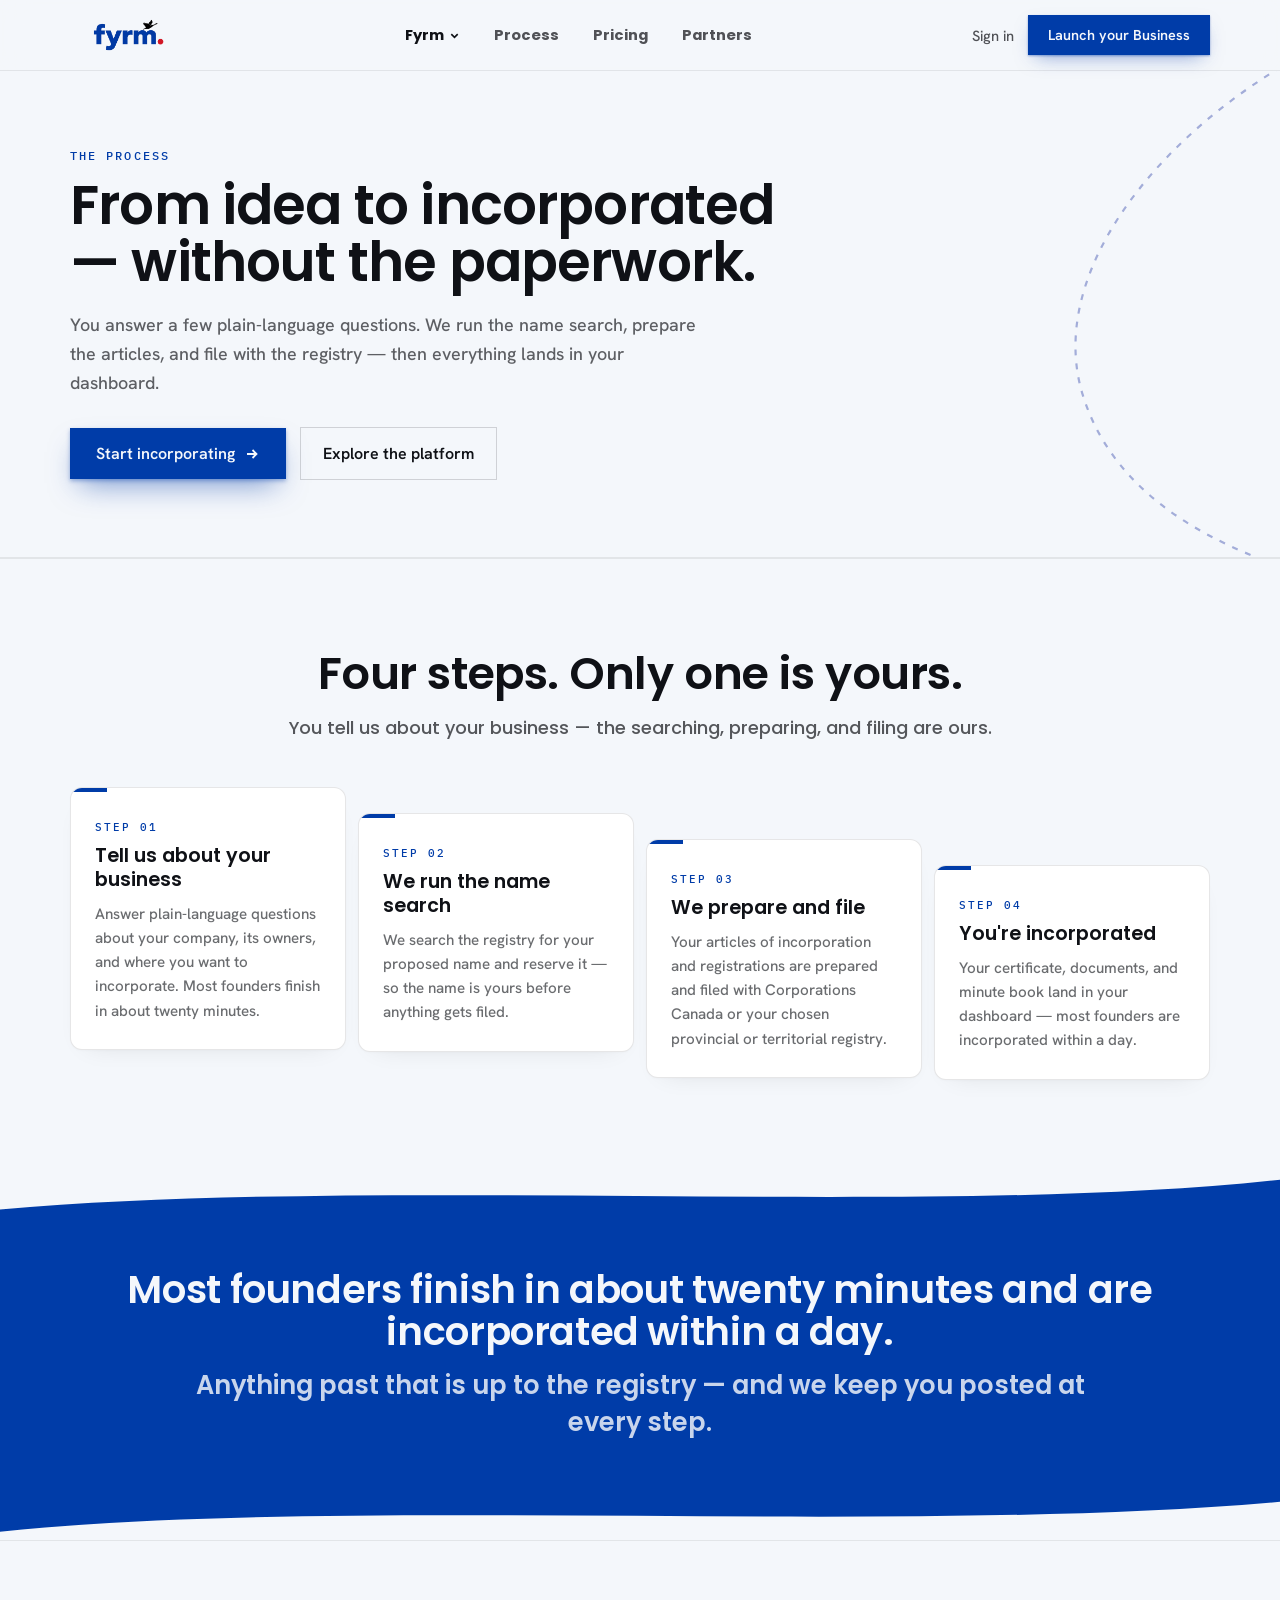
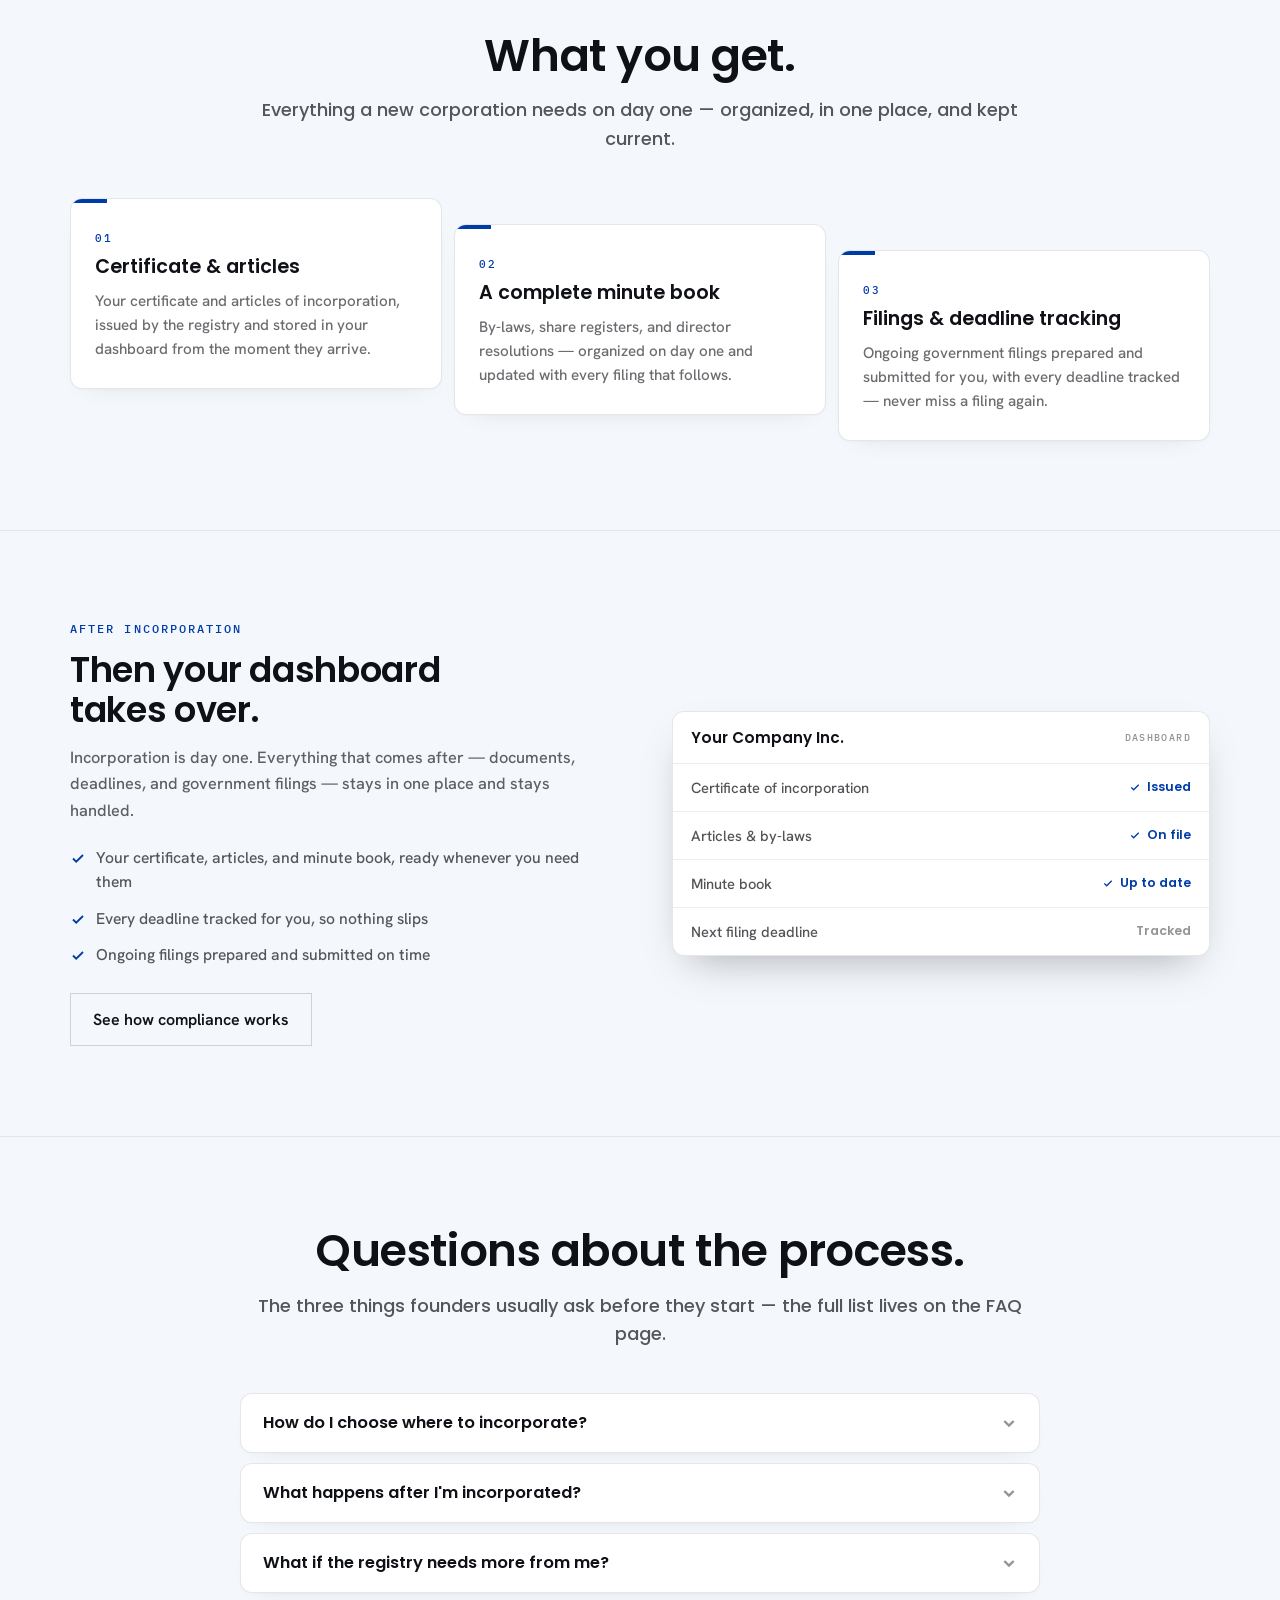
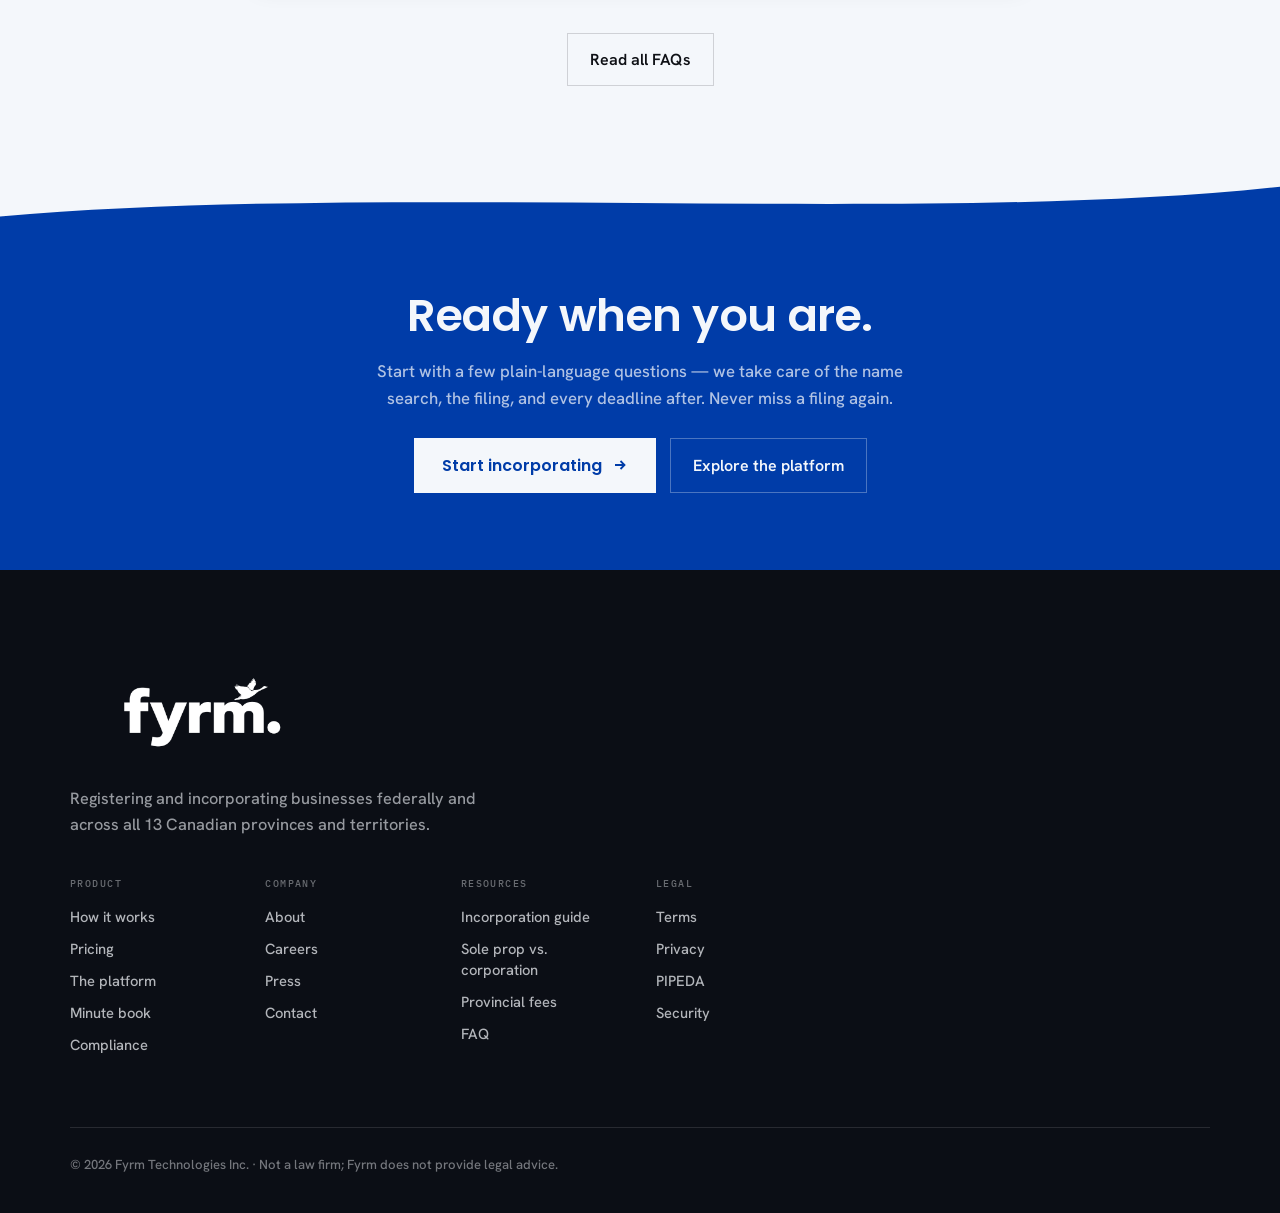
<file: how-it-works.html>
<!DOCTYPE html>
<html lang="en">
<head>
<meta charset="utf-8">
<meta name="viewport" content="width=device-width, initial-scale=1">
<title>Fyrm — How it works</title>
<meta name="description" content="From plain-language questions to a filed incorporation — how Fyrm handles the name search, the filings, and everything after, step by step.">
<meta name="theme-color" content="#F4F7FB">
<link rel="icon" href="assets/favicon.svg" type="image/svg+xml">
<link rel="icon" href="assets/favicon.ico" sizes="48x48">
<link rel="icon" href="assets/favicon-32.png" type="image/png" sizes="32x32">
<link rel="apple-touch-icon" href="assets/apple-touch-icon.png">
<!-- canonical + Open Graph tags land here once the domain is decided (CLAUDE.md 5.4) -->
<link rel="preconnect" href="https://fonts.googleapis.com">
<link rel="preconnect" href="https://fonts.gstatic.com" crossorigin>
<link href="https://fonts.googleapis.com/css2?family=Poppins:wght@500;600;700&family=Hanken+Grotesk:wght@400;500;600;700&family=IBM+Plex+Mono:wght@400;500&display=swap" rel="stylesheet">
<link rel="stylesheet" href="css/styles.css">
<script src="js/main.js" defer></script>
</head>
<body>

<div id="fyrm-how" class="fyrm-page">

<header class="site-header">
  <div class="header-inner">
    <a href="index.html" aria-label="Fyrm home" class="logo-link"><img src="assets/fyrm-logo.png" alt="Fyrm" class="logo-img" width="866" height="288" decoding="async"></a>
    <nav class="desktop-nav" data-desktop-nav aria-label="Primary">
      <span class="dd">
        <a href="index.html#what-is-fyrm">Fyrm</a>
        <svg class="dd-arrow" width="11" height="11" viewBox="0 0 12 12" fill="none" stroke="currentColor" stroke-width="1.8" aria-hidden="true"><path d="M2.5 4.5L6 8l3.5-3.5"/></svg>
        <span class="dd-menu">
          <span class="dd-menu-inner">
            <a href="blog.html">Blog</a>
            <a href="contact.html">Contact us</a>
          </span>
        </span>
      </span>
      <a href="index.html#process" data-underline class="nav-link">Process</a>
      <a href="pricing.html" data-underline class="nav-link">Pricing</a>
      <a href="partners.html" data-underline class="nav-link">Partners</a>
    </nav>
    <div class="header-actions">
      <a href="pricing.html" data-desktop-nav class="nav-link sign-in">Sign in</a>
      <a href="pricing.html" class="btn btn-blue btn-nav">Launch your Business</a>
      <button class="nav-toggle" data-nav-toggle aria-label="Menu" aria-expanded="false">
        <svg width="18" height="18" viewBox="0 0 18 18" fill="none" stroke="currentColor" stroke-width="1.6" aria-hidden="true"><path d="M2 5h14M2 9h14M2 13h14"/></svg>
      </button>
    </div>
  </div>
  <div class="nav-panel" data-nav-panel>
    <a href="index.html#what-is-fyrm" class="panel-link strong">Fyrm</a>
    <a href="blog.html" class="panel-link sub">Blog</a>
    <a href="contact.html" class="panel-link sub">Contact us</a>
    <a href="index.html#process" class="panel-link">Process</a>
    <a href="pricing.html" class="panel-link">Pricing</a>
    <a href="partners.html" class="panel-link last">Partners</a>
  </div>
</header>

<main>

<!-- ===================== PAGE HERO ===================== -->
<section class="ph">
  <svg class="ph-sweep" viewBox="0 0 800 600" preserveAspectRatio="none" aria-hidden="true">
    <path stroke-dasharray="6 8" vector-effect="non-scaling-stroke" d="M 800,40 C 640,120 520,260 560,380 C 600,500 740,540 800,560"/>
  </svg>
  <div class="ph-inner">
    <p class="ph-eyebrow reveal" style="--d:.04s">The process</p>
    <h1 class="ph-title reveal" style="--d:.08s">From idea to incorporated — without the paperwork.</h1>
    <p class="ph-sub reveal" style="--d:.16s">You answer a few plain-language questions. We run the name search, prepare the articles, and file with the registry — then everything lands in your dashboard.</p>
    <div class="ph-ctas reveal" style="--d:.24s">
      <a href="pricing.html" class="btn btn-blue btn-hero">Start incorporating
        <svg width="16" height="16" viewBox="0 0 16 16" fill="none" stroke="currentColor" stroke-width="1.8" aria-hidden="true"><path d="M3 8h9M8.5 4l4 4-4 4"/></svg>
      </a>
      <a href="platform.html" class="btn btn-ghost">Explore the platform</a>
    </div>
  </div>
</section>

<!-- ===================== THE FOUR STEPS ===================== -->
<section class="sec-band">
  <div class="section-inner">
    <div class="sec-head">
      <h2>Four steps. Only one is yours.</h2>
      <p>You tell us about your business — the searching, preparing, and filing are ours.</p>
    </div>
    <div class="why-grid">
      <div class="why-card">
        <div class="why-bar"></div>
        <div class="why-card-body">
          <div class="why-num">STEP 01</div>
          <div class="why-title">Tell us about your business</div>
          <div class="why-text">Answer plain-language questions about your company, its owners, and where you want to incorporate. Most founders finish in about twenty minutes.</div>
        </div>
      </div>
      <div class="why-card">
        <div class="why-bar"></div>
        <div class="why-card-body">
          <div class="why-num">STEP 02</div>
          <div class="why-title">We run the name search</div>
          <div class="why-text">We search the registry for your proposed name and reserve it — so the name is yours before anything gets filed.</div>
        </div>
      </div>
      <div class="why-card">
        <div class="why-bar"></div>
        <div class="why-card-body">
          <div class="why-num">STEP 03</div>
          <div class="why-title">We prepare and file</div>
          <div class="why-text">Your articles of incorporation and registrations are prepared and filed with Corporations Canada or your chosen provincial or territorial registry.</div>
        </div>
      </div>
      <div class="why-card">
        <div class="why-bar"></div>
        <div class="why-card-body">
          <div class="why-num">STEP 04</div>
          <div class="why-title">You're incorporated</div>
          <div class="why-text">Your certificate, documents, and minute book land in your dashboard — most founders are incorporated within a day.</div>
        </div>
      </div>
    </div>
  </div>
</section>

<!-- ===================== TIMING BAND ===================== -->
<section class="trust">
  <svg class="band-curve" viewBox="0 0 1440 48" preserveAspectRatio="none" aria-hidden="true"><path fill="currentColor" d="M0,0 H1440 V10 C1050,46 430,6 0,38 Z"/></svg>
  <div class="trust-inner">
    <h2>Most founders finish in about twenty minutes and are incorporated within a day.</h2>
    <p>Anything past that is up to the registry — and we keep you posted at every step.</p>
  </div>
  <svg class="band-curve" viewBox="0 0 1440 48" preserveAspectRatio="none" aria-hidden="true"><path fill="currentColor" d="M0,48 H1440 V12 C1010,44 390,6 0,40 Z"/></svg>
</section>

<!-- ===================== WHAT YOU GET ===================== -->
<section class="sec-band">
  <div class="section-inner">
    <div class="sec-head">
      <h2>What you get.</h2>
      <p>Everything a new corporation needs on day one — organized, in one place, and kept current.</p>
    </div>
    <div class="why-grid">
      <div class="why-card">
        <div class="why-bar"></div>
        <div class="why-card-body">
          <div class="why-num">01</div>
          <div class="why-title">Certificate &amp; articles</div>
          <div class="why-text">Your certificate and articles of incorporation, issued by the registry and stored in your dashboard from the moment they arrive.</div>
        </div>
      </div>
      <div class="why-card">
        <div class="why-bar"></div>
        <div class="why-card-body">
          <div class="why-num">02</div>
          <div class="why-title">A complete minute book</div>
          <div class="why-text">By-laws, share registers, and director resolutions — organized on day one and updated with every filing that follows.</div>
        </div>
      </div>
      <div class="why-card">
        <div class="why-bar"></div>
        <div class="why-card-body">
          <div class="why-num">03</div>
          <div class="why-title">Filings &amp; deadline tracking</div>
          <div class="why-text">Ongoing government filings prepared and submitted for you, with every deadline tracked — never miss a filing again.</div>
        </div>
      </div>
    </div>
  </div>
</section>

<!-- ===================== AFTER INCORPORATION ===================== -->
<section class="sec-band">
  <div class="section-inner">
    <div class="feat">
      <div class="feat-body">
        <p class="feat-kicker">After incorporation</p>
        <h2 class="feat-title">Then your dashboard takes over.</h2>
        <p class="feat-text">Incorporation is day one. Everything that comes after — documents, deadlines, and government filings — stays in one place and stays handled.</p>
        <ul class="check-list">
          <li><svg width="16" height="16" viewBox="0 0 16 16" fill="none" stroke="currentColor" stroke-width="1.8" aria-hidden="true"><path d="M3 8.5l3.2 3.2L13 5"/></svg>Your certificate, articles, and minute book, ready whenever you need them</li>
          <li><svg width="16" height="16" viewBox="0 0 16 16" fill="none" stroke="currentColor" stroke-width="1.8" aria-hidden="true"><path d="M3 8.5l3.2 3.2L13 5"/></svg>Every deadline tracked for you, so nothing slips</li>
          <li><svg width="16" height="16" viewBox="0 0 16 16" fill="none" stroke="currentColor" stroke-width="1.8" aria-hidden="true"><path d="M3 8.5l3.2 3.2L13 5"/></svg>Ongoing filings prepared and submitted on time</li>
        </ul>
        <div class="feat-cta-row">
          <a href="platform.html#compliance" class="btn btn-ghost btn-lift">See how compliance works</a>
        </div>
      </div>
      <div class="feat-panel">
        <div class="mock" aria-hidden="true">
          <div class="mock-head"><span class="mock-title">Your Company Inc.</span><span class="mock-tag">dashboard</span></div>
          <div class="mock-row"><span class="mock-item">Certificate of incorporation</span><span class="mock-ok"><svg width="12" height="12" viewBox="0 0 16 16" fill="none" stroke="currentColor" stroke-width="1.8" aria-hidden="true"><path d="M3 8.5l3.2 3.2L13 5"/></svg>Issued</span></div>
          <div class="mock-row"><span class="mock-item">Articles &amp; by-laws</span><span class="mock-ok"><svg width="12" height="12" viewBox="0 0 16 16" fill="none" stroke="currentColor" stroke-width="1.8" aria-hidden="true"><path d="M3 8.5l3.2 3.2L13 5"/></svg>On file</span></div>
          <div class="mock-row"><span class="mock-item">Minute book</span><span class="mock-ok"><svg width="12" height="12" viewBox="0 0 16 16" fill="none" stroke="currentColor" stroke-width="1.8" aria-hidden="true"><path d="M3 8.5l3.2 3.2L13 5"/></svg>Up to date</span></div>
          <div class="mock-row"><span class="mock-item">Next filing deadline</span><span class="mock-due">Tracked</span></div>
        </div>
      </div>
    </div>
  </div>
</section>

<!-- ===================== FAQ ===================== -->
<section class="sec-band">
  <div class="section-inner">
    <div class="sec-head">
      <h2>Questions about the process.</h2>
      <p>The three things founders usually ask before they start — the full list lives on the FAQ page.</p>
    </div>
    <div class="faq-list">
      <details class="faq-item">
        <summary class="faq-q">How do I choose where to incorporate?
          <svg width="16" height="16" viewBox="0 0 12 12" fill="none" stroke="currentColor" stroke-width="1.8" aria-hidden="true"><path d="M2.5 4.5L6 8l3.5-3.5"/></svg>
        </summary>
        <div class="faq-a"><p>It mostly comes down to where you operate and how widely you want your name protected. We file with Corporations Canada and all 13 provincial &amp; territorial registries, so either path works — and we walk you through the choice in plain language as you answer the questions.</p></div>
      </details>
      <details class="faq-item">
        <summary class="faq-q">What happens after I'm incorporated?
          <svg width="16" height="16" viewBox="0 0 12 12" fill="none" stroke="currentColor" stroke-width="1.8" aria-hidden="true"><path d="M2.5 4.5L6 8l3.5-3.5"/></svg>
        </summary>
        <div class="faq-a"><p>Your documents and minute book land in your dashboard, and Fyrm keeps working — deadlines are tracked and ongoing filings are prepared and submitted for you, so you never miss a filing again.</p></div>
      </details>
      <details class="faq-item">
        <summary class="faq-q">What if the registry needs more from me?
          <svg width="16" height="16" viewBox="0 0 12 12" fill="none" stroke="currentColor" stroke-width="1.8" aria-hidden="true"><path d="M2.5 4.5L6 8l3.5-3.5"/></svg>
        </summary>
        <div class="faq-a"><p>Sometimes a registry asks for a correction or an extra detail. When that happens, we tell you exactly what's needed, handle the resubmission, and keep you posted until it's done.</p></div>
      </details>
    </div>
    <div class="why-cta-row">
      <a href="faq.html" class="btn btn-ghost btn-lift">Read all FAQs</a>
    </div>
  </div>
</section>

<!-- ===================== CTA BAND ===================== -->
<section class="cta-band">
  <svg class="band-curve" viewBox="0 0 1440 48" preserveAspectRatio="none" aria-hidden="true"><path fill="currentColor" d="M0,0 H1440 V10 C1050,46 430,6 0,38 Z"/></svg>
  <div class="cta-inner">
    <h2 class="cta-title">Ready when you are.</h2>
    <p class="cta-sub">Start with a few plain-language questions — we take care of the name search, the filing, and every deadline after. Never miss a filing again.</p>
    <div class="cta-ctas">
      <a href="pricing.html" class="btn btn-invert btn-lift">Start incorporating
        <svg width="16" height="16" viewBox="0 0 16 16" fill="none" stroke="currentColor" stroke-width="1.8" aria-hidden="true"><path d="M3 8h9M8.5 4l4 4-4 4"/></svg>
      </a>
      <a href="platform.html" class="btn btn-ghost btn-ghost-invert btn-lift">Explore the platform</a>
    </div>
  </div>
</section>

</main>

<!-- ===================== FOOTER ===================== -->
<footer class="site-footer">
  <div class="footer-inner">
    <img src="assets/fyrm-logo.png" alt="Fyrm" class="footer-logo" width="866" height="288" loading="lazy" decoding="async">
    <div class="footer-grid">
      <div class="footer-blurb">
        <p>Registering and incorporating businesses federally and across all 13 Canadian provinces and territories.</p>
      </div>
      <div>
        <div class="footer-heading">Product</div>
        <ul>
          <li><a href="how-it-works.html" data-underline>How it works</a></li>
          <li><a href="pricing.html" data-underline>Pricing</a></li>
          <li><a href="platform.html" data-underline>The platform</a></li>
          <li><a href="platform.html#minute-book" data-underline>Minute book</a></li>
          <li><a href="platform.html#compliance" data-underline>Compliance</a></li>
        </ul>
      </div>
      <div>
        <div class="footer-heading">Company</div>
        <ul>
          <li><a href="about.html" data-underline>About</a></li>
          <li><a href="about.html#careers" data-underline>Careers</a></li>
          <li><a href="about.html#press" data-underline>Press</a></li>
          <li><a href="contact.html" data-underline>Contact</a></li>
        </ul>
      </div>
      <div>
        <div class="footer-heading">Resources</div>
        <ul>
          <li><a href="how-it-works.html" data-underline>Incorporation guide</a></li>
          <li><a href="faq.html#sole-prop-vs-corporation" data-underline>Sole prop vs. corporation</a></li>
          <li><a href="pricing.html#fees" data-underline>Provincial fees</a></li>
          <li><a href="faq.html" data-underline>FAQ</a></li>
        </ul>
      </div>
      <div>
        <div class="footer-heading">Legal</div>
        <ul>
          <li><a href="terms.html" data-underline>Terms</a></li>
          <li><a href="privacy.html" data-underline>Privacy</a></li>
          <li><a href="pipeda.html" data-underline>PIPEDA</a></li>
          <li><a href="security.html" data-underline>Security</a></li>
        </ul>
      </div>
    </div>
    <div class="footer-bottom">
      <div class="footer-copy">© 2026 Fyrm Technologies Inc. · Not a law firm; Fyrm does not provide legal advice.</div>
    </div>
  </div>
</footer>

</div>

</body>
</html>
</file>
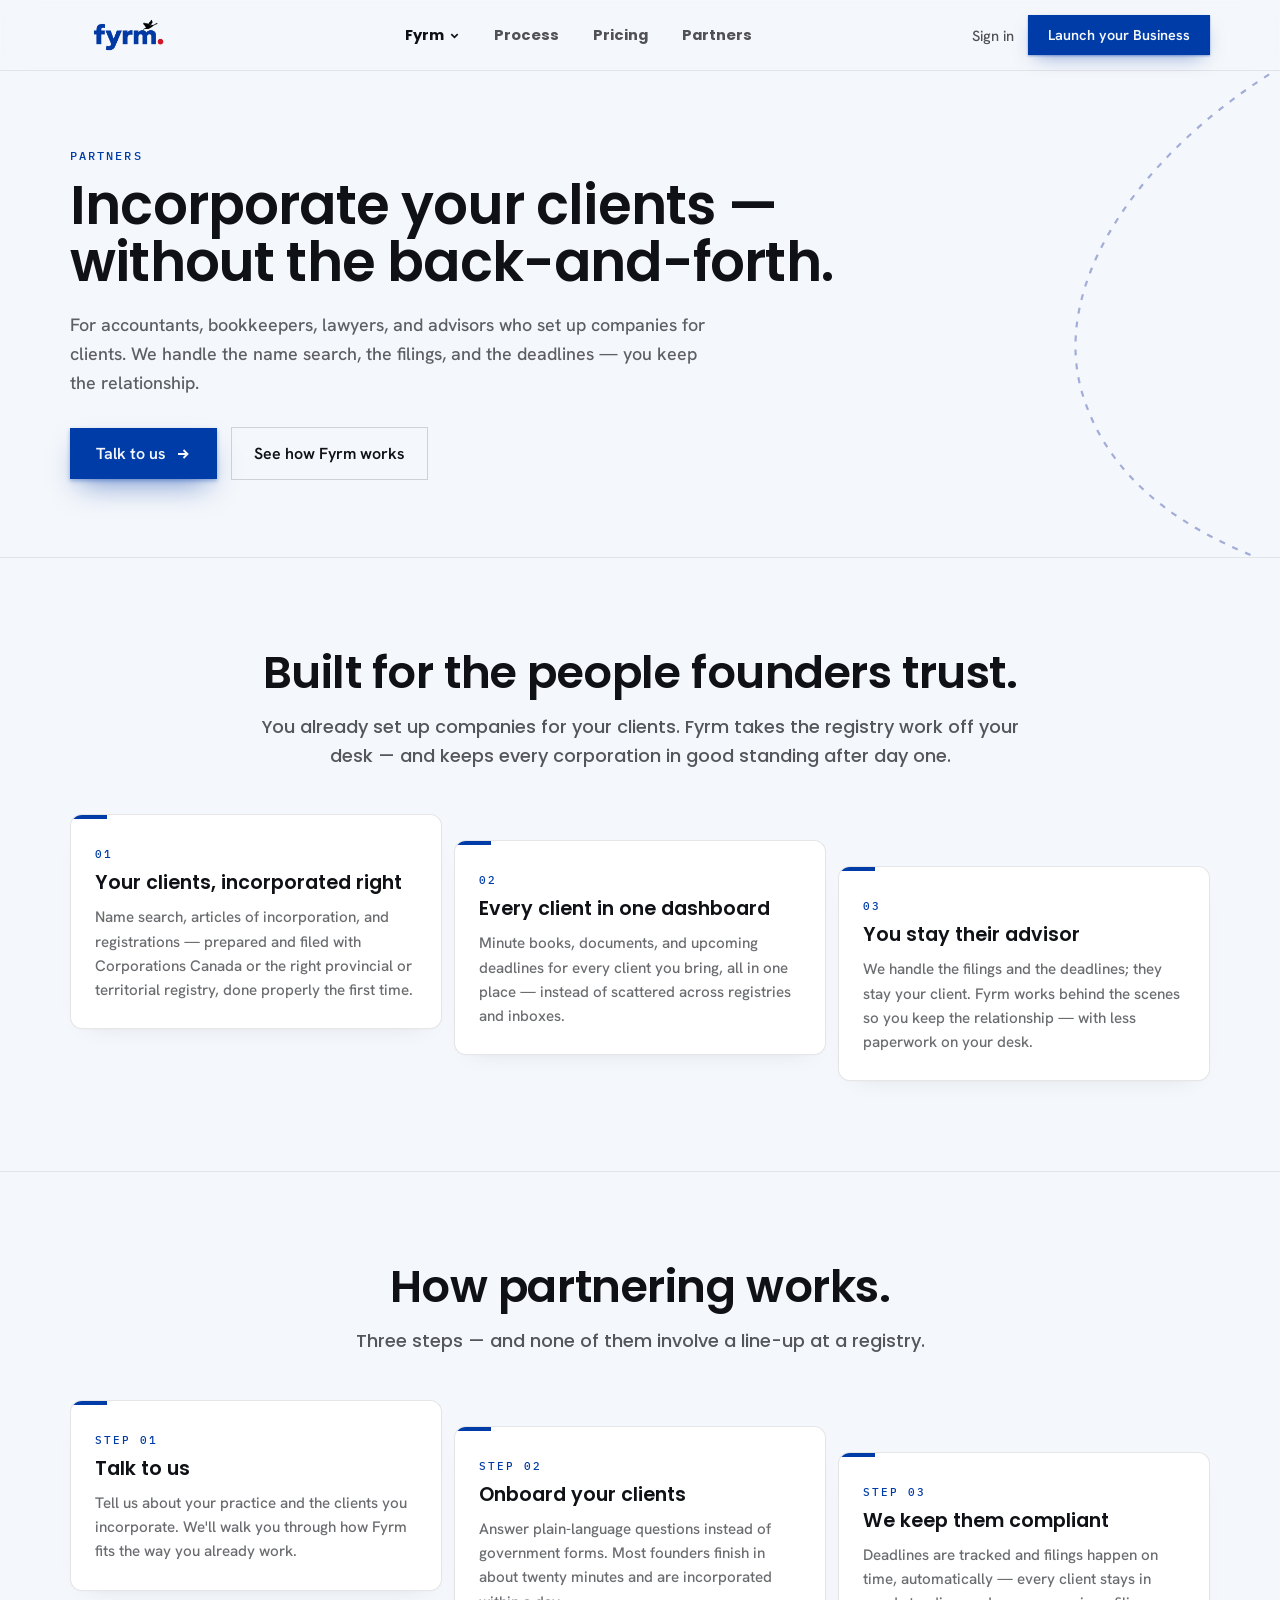
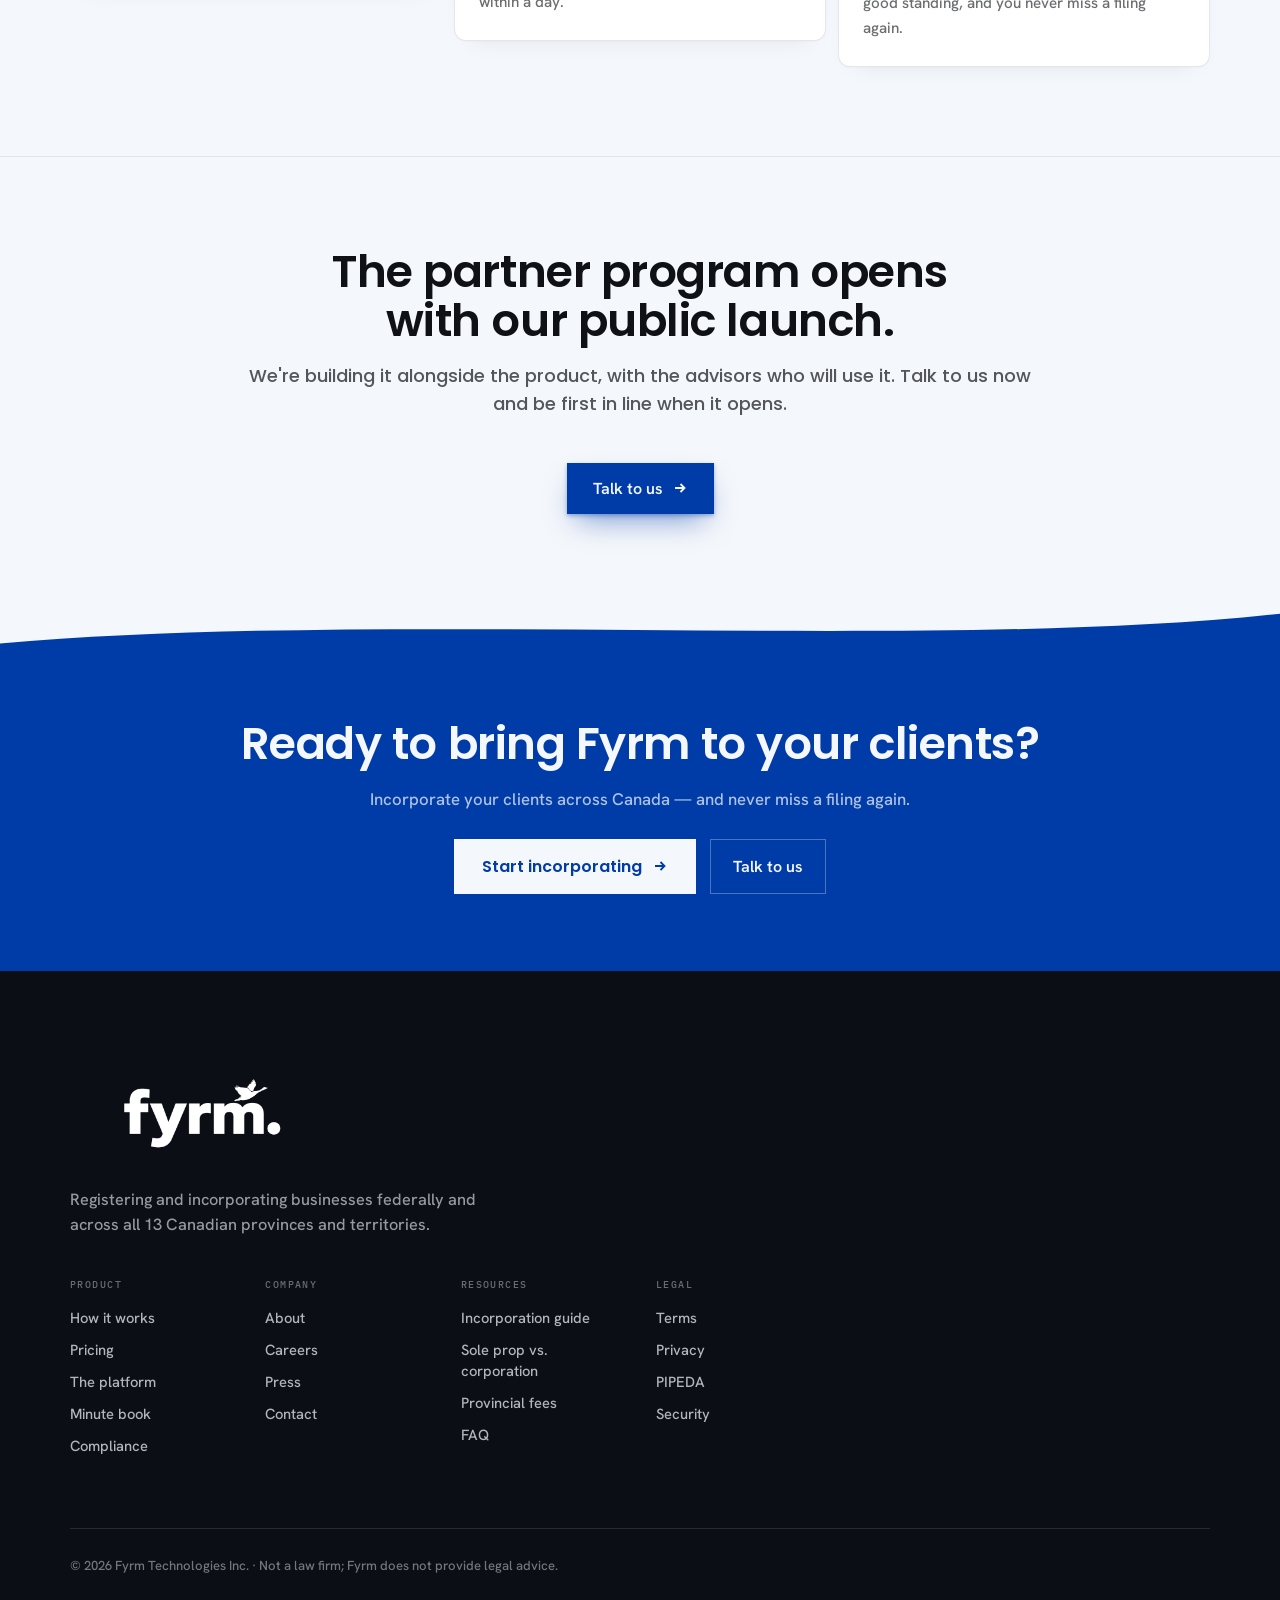
<file: partners.html>
<!DOCTYPE html>
<html lang="en">
<head>
<meta charset="utf-8">
<meta name="viewport" content="width=device-width, initial-scale=1">
<title>Fyrm — Partner with us</title>
<meta name="description" content="Partner with Fyrm — accountants, bookkeepers, lawyers, and advisors incorporate clients across Canada and keep every one compliant from one dashboard.">
<meta name="theme-color" content="#F4F7FB">
<link rel="icon" href="assets/favicon.svg" type="image/svg+xml">
<link rel="icon" href="assets/favicon.ico" sizes="48x48">
<link rel="icon" href="assets/favicon-32.png" type="image/png" sizes="32x32">
<link rel="apple-touch-icon" href="assets/apple-touch-icon.png">
<!-- canonical + Open Graph tags land here once the domain is decided (CLAUDE.md 5.4) -->
<link rel="preconnect" href="https://fonts.googleapis.com">
<link rel="preconnect" href="https://fonts.gstatic.com" crossorigin>
<link href="https://fonts.googleapis.com/css2?family=Poppins:wght@500;600;700&family=Hanken+Grotesk:wght@400;500;600;700&family=IBM+Plex+Mono:wght@400;500&display=swap" rel="stylesheet">
<link rel="stylesheet" href="css/styles.css">
<script src="js/main.js" defer></script>
</head>
<body>

<div id="fyrm-partners" class="fyrm-page">

<header class="site-header">
  <div class="header-inner">
    <a href="index.html" aria-label="Fyrm home" class="logo-link"><img src="assets/fyrm-logo.png" alt="Fyrm" class="logo-img" width="866" height="288" decoding="async"></a>
    <nav class="desktop-nav" data-desktop-nav aria-label="Primary">
      <span class="dd">
        <a href="index.html#what-is-fyrm">Fyrm</a>
        <svg class="dd-arrow" width="11" height="11" viewBox="0 0 12 12" fill="none" stroke="currentColor" stroke-width="1.8" aria-hidden="true"><path d="M2.5 4.5L6 8l3.5-3.5"/></svg>
        <span class="dd-menu">
          <span class="dd-menu-inner">
            <a href="blog.html">Blog</a>
            <a href="contact.html">Contact us</a>
          </span>
        </span>
      </span>
      <a href="index.html#process" data-underline class="nav-link">Process</a>
      <a href="pricing.html" data-underline class="nav-link">Pricing</a>
      <a href="partners.html" data-underline class="nav-link">Partners</a>
    </nav>
    <div class="header-actions">
      <a href="pricing.html" data-desktop-nav class="nav-link sign-in">Sign in</a>
      <a href="pricing.html" class="btn btn-blue btn-nav">Launch your Business</a>
      <button class="nav-toggle" data-nav-toggle aria-label="Menu" aria-expanded="false">
        <svg width="18" height="18" viewBox="0 0 18 18" fill="none" stroke="currentColor" stroke-width="1.6" aria-hidden="true"><path d="M2 5h14M2 9h14M2 13h14"/></svg>
      </button>
    </div>
  </div>
  <div class="nav-panel" data-nav-panel>
    <a href="index.html#what-is-fyrm" class="panel-link strong">Fyrm</a>
    <a href="blog.html" class="panel-link sub">Blog</a>
    <a href="contact.html" class="panel-link sub">Contact us</a>
    <a href="index.html#process" class="panel-link">Process</a>
    <a href="pricing.html" class="panel-link">Pricing</a>
    <a href="partners.html" class="panel-link last">Partners</a>
  </div>
</header>

<main>

<!-- ===================== HERO ===================== -->
<section class="ph">
  <svg class="ph-sweep" viewBox="0 0 800 600" preserveAspectRatio="none" aria-hidden="true">
    <path stroke-dasharray="6 8" vector-effect="non-scaling-stroke" d="M 800,40 C 640,120 520,260 560,380 C 600,500 740,540 800,560"/>
  </svg>
  <div class="ph-inner">
    <p class="ph-eyebrow reveal" style="--d:.04s">Partners</p>
    <h1 class="ph-title reveal" style="--d:.08s">Incorporate your clients — without the back-and-forth.</h1>
    <p class="ph-sub reveal" style="--d:.16s">For accountants, bookkeepers, lawyers, and advisors who set up companies for clients. We handle the name search, the filings, and the deadlines — you keep the relationship.</p>
    <div class="ph-ctas reveal" style="--d:.24s">
      <a href="contact.html" class="btn btn-blue btn-hero">Talk to us
        <svg width="16" height="16" viewBox="0 0 16 16" fill="none" stroke="currentColor" stroke-width="1.8" aria-hidden="true"><path d="M3 8h9M8.5 4l4 4-4 4"/></svg>
      </a>
      <a href="how-it-works.html" class="btn btn-ghost">See how Fyrm works</a>
    </div>
  </div>
</section>

<!-- ===================== WHY PARTNER ===================== -->
<section>
  <div class="section-inner">
    <div class="sec-head">
      <h2>Built for the people founders trust.</h2>
      <p>You already set up companies for your clients. Fyrm takes the registry work off your desk — and keeps every corporation in good standing after day one.</p>
    </div>
    <div class="why-grid">
      <div class="why-card">
        <div class="why-bar"></div>
        <div class="why-card-body">
          <div class="why-num">01</div>
          <div class="why-title">Your clients, incorporated right</div>
          <div class="why-text">Name search, articles of incorporation, and registrations — prepared and filed with Corporations Canada or the right provincial or territorial registry, done properly the first time.</div>
        </div>
      </div>
      <div class="why-card">
        <div class="why-bar"></div>
        <div class="why-card-body">
          <div class="why-num">02</div>
          <div class="why-title">Every client in one dashboard</div>
          <div class="why-text">Minute books, documents, and upcoming deadlines for every client you bring, all in one place — instead of scattered across registries and inboxes.</div>
        </div>
      </div>
      <div class="why-card">
        <div class="why-bar"></div>
        <div class="why-card-body">
          <div class="why-num">03</div>
          <div class="why-title">You stay their advisor</div>
          <div class="why-text">We handle the filings and the deadlines; they stay your client. Fyrm works behind the scenes so you keep the relationship — with less paperwork on your desk.</div>
        </div>
      </div>
    </div>
  </div>
</section>

<!-- ===================== HOW PARTNERING WORKS ===================== -->
<section class="sec-band">
  <div class="section-inner">
    <div class="sec-head">
      <h2>How partnering works.</h2>
      <p>Three steps — and none of them involve a line-up at a registry.</p>
    </div>
    <div class="why-grid">
      <div class="why-card">
        <div class="why-bar"></div>
        <div class="why-card-body">
          <div class="why-num">STEP 01</div>
          <div class="why-title">Talk to us</div>
          <div class="why-text">Tell us about your practice and the clients you incorporate. We'll walk you through how Fyrm fits the way you already work.</div>
        </div>
      </div>
      <div class="why-card">
        <div class="why-bar"></div>
        <div class="why-card-body">
          <div class="why-num">STEP 02</div>
          <div class="why-title">Onboard your clients</div>
          <div class="why-text">Answer plain-language questions instead of government forms. Most founders finish in about twenty minutes and are incorporated within a day.</div>
        </div>
      </div>
      <div class="why-card">
        <div class="why-bar"></div>
        <div class="why-card-body">
          <div class="why-num">STEP 03</div>
          <div class="why-title">We keep them compliant</div>
          <div class="why-text">Deadlines are tracked and filings happen on time, automatically — every client stays in good standing, and you never miss a filing again.</div>
        </div>
      </div>
    </div>
  </div>
</section>

<!-- ===================== PROGRAM NOTE ===================== -->
<section class="sec-band">
  <div class="section-inner">
    <div class="sec-head">
      <h2>The partner program opens with our public launch.</h2>
      <p>We're building it alongside the product, with the advisors who will use it. Talk to us now and be first in line when it opens.</p>
    </div>
    <div class="why-cta-row">
      <a href="contact.html" class="btn btn-blue btn-hero btn-lift">Talk to us
        <svg width="16" height="16" viewBox="0 0 16 16" fill="none" stroke="currentColor" stroke-width="1.8" aria-hidden="true"><path d="M3 8h9M8.5 4l4 4-4 4"/></svg>
      </a>
    </div>
  </div>
</section>

<!-- ===================== CTA BAND ===================== -->
<section class="cta-band">
  <svg class="band-curve" viewBox="0 0 1440 48" preserveAspectRatio="none" aria-hidden="true"><path fill="currentColor" d="M0,0 H1440 V10 C1050,46 430,6 0,38 Z"/></svg>
  <div class="cta-inner">
    <h2 class="cta-title">Ready to bring Fyrm to your clients?</h2>
    <p class="cta-sub">Incorporate your clients across Canada — and never miss a filing again.</p>
    <div class="cta-ctas">
      <a href="pricing.html" class="btn btn-invert btn-lift">Start incorporating
        <svg width="16" height="16" viewBox="0 0 16 16" fill="none" stroke="currentColor" stroke-width="1.8" aria-hidden="true"><path d="M3 8h9M8.5 4l4 4-4 4"/></svg>
      </a>
      <a href="contact.html" class="btn btn-ghost btn-ghost-invert btn-lift">Talk to us</a>
    </div>
  </div>
</section>

</main>

<!-- ===================== FOOTER ===================== -->
<footer class="site-footer">
  <div class="footer-inner">
    <img src="assets/fyrm-logo.png" alt="Fyrm" class="footer-logo" width="866" height="288" loading="lazy" decoding="async">
    <div class="footer-grid">
      <div class="footer-blurb">
        <p>Registering and incorporating businesses federally and across all 13 Canadian provinces and territories.</p>
      </div>
      <div>
        <div class="footer-heading">Product</div>
        <ul>
          <li><a href="how-it-works.html" data-underline>How it works</a></li>
          <li><a href="pricing.html" data-underline>Pricing</a></li>
          <li><a href="platform.html" data-underline>The platform</a></li>
          <li><a href="platform.html#minute-book" data-underline>Minute book</a></li>
          <li><a href="platform.html#compliance" data-underline>Compliance</a></li>
        </ul>
      </div>
      <div>
        <div class="footer-heading">Company</div>
        <ul>
          <li><a href="about.html" data-underline>About</a></li>
          <li><a href="about.html#careers" data-underline>Careers</a></li>
          <li><a href="about.html#press" data-underline>Press</a></li>
          <li><a href="contact.html" data-underline>Contact</a></li>
        </ul>
      </div>
      <div>
        <div class="footer-heading">Resources</div>
        <ul>
          <li><a href="how-it-works.html" data-underline>Incorporation guide</a></li>
          <li><a href="faq.html#sole-prop-vs-corporation" data-underline>Sole prop vs. corporation</a></li>
          <li><a href="pricing.html#fees" data-underline>Provincial fees</a></li>
          <li><a href="faq.html" data-underline>FAQ</a></li>
        </ul>
      </div>
      <div>
        <div class="footer-heading">Legal</div>
        <ul>
          <li><a href="terms.html" data-underline>Terms</a></li>
          <li><a href="privacy.html" data-underline>Privacy</a></li>
          <li><a href="pipeda.html" data-underline>PIPEDA</a></li>
          <li><a href="security.html" data-underline>Security</a></li>
        </ul>
      </div>
    </div>
    <div class="footer-bottom">
      <div class="footer-copy">© 2026 Fyrm Technologies Inc. · Not a law firm; Fyrm does not provide legal advice.</div>
    </div>
  </div>
</footer>

</div>

</body>
</html>
</file>
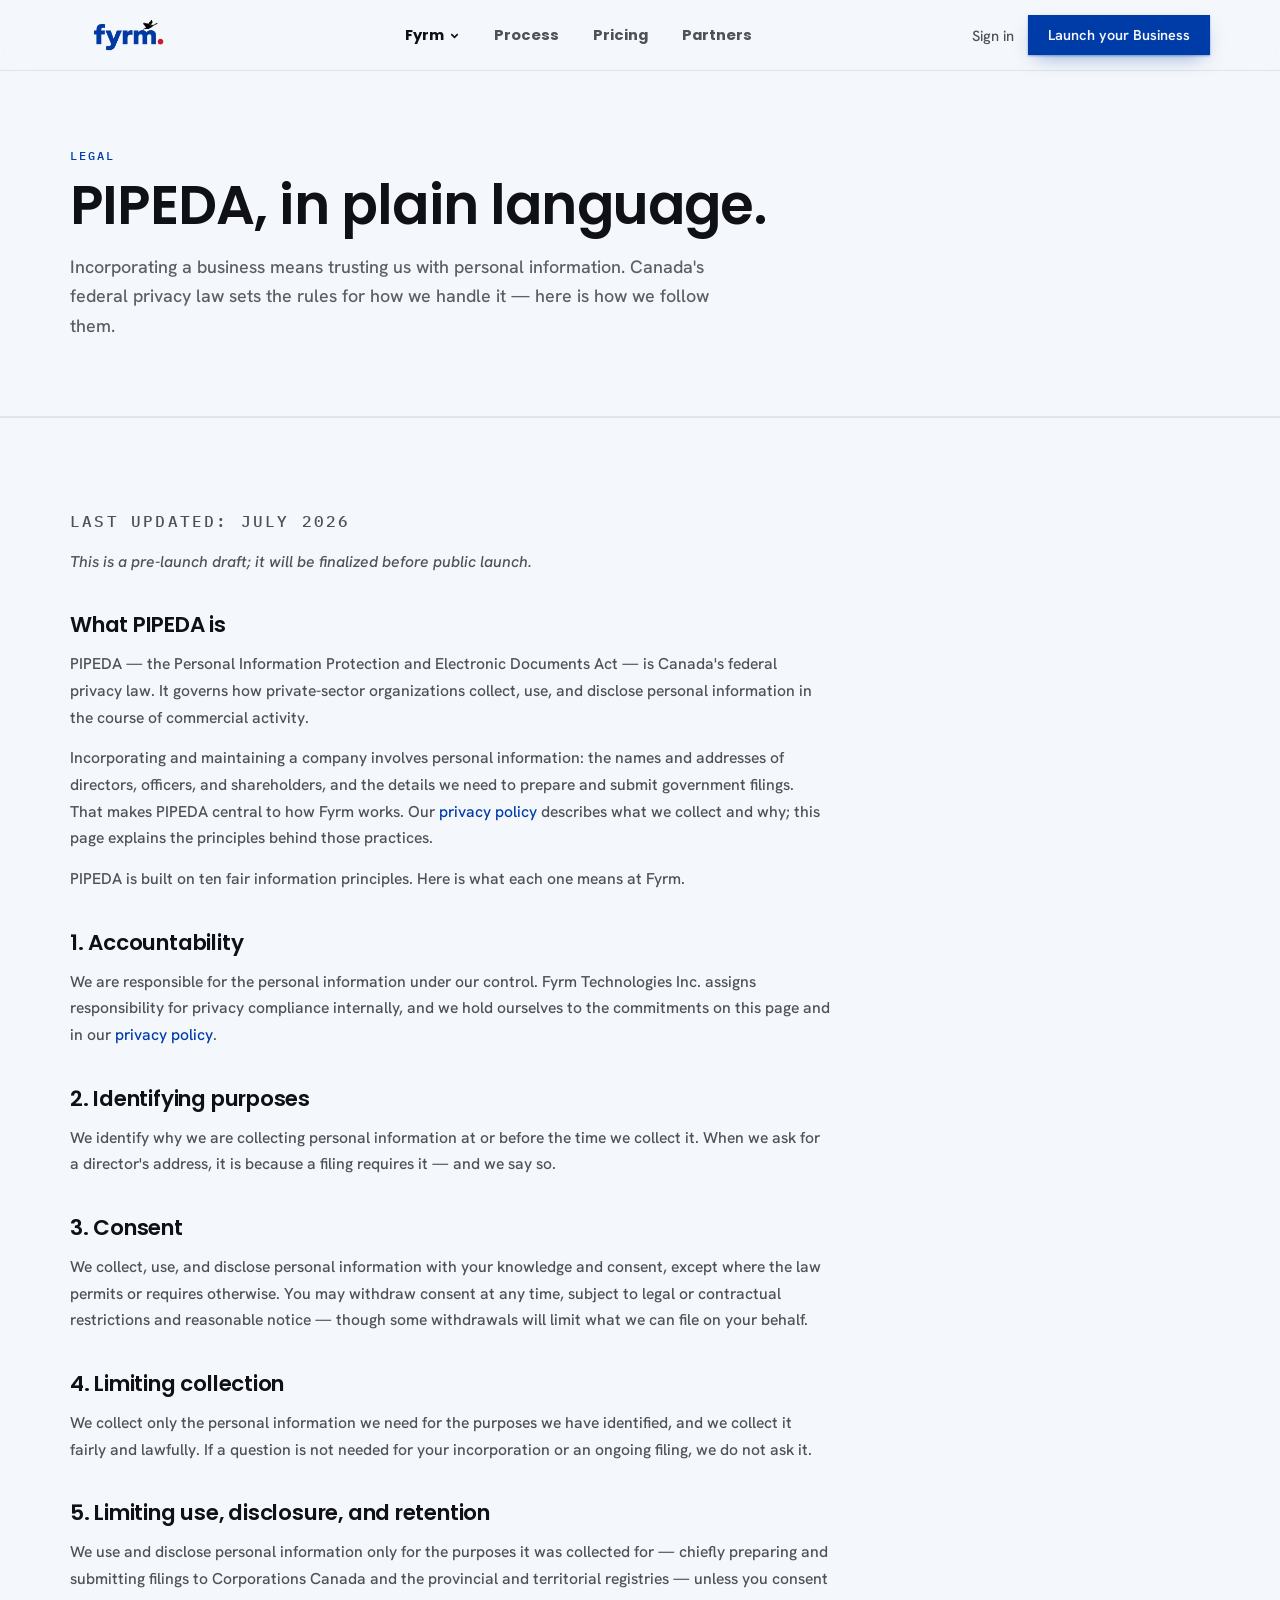
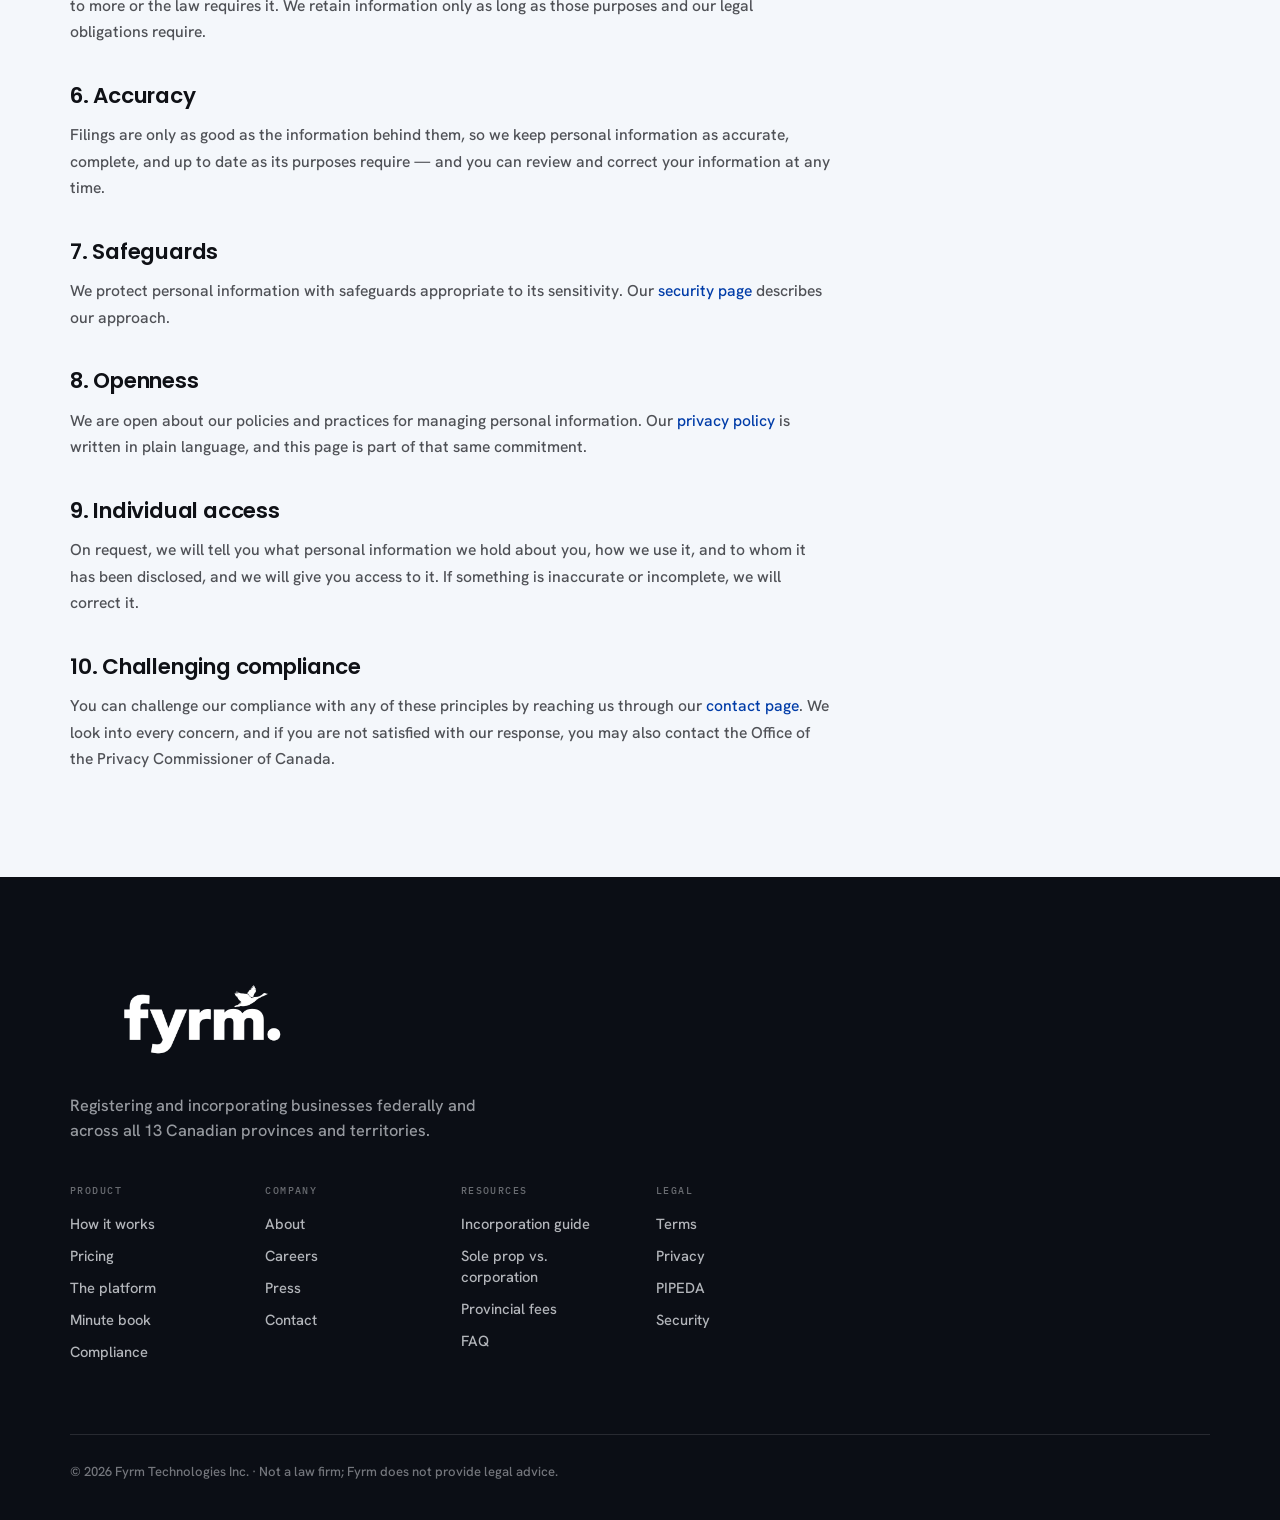
<file: pipeda.html>
<!DOCTYPE html>
<html lang="en">
<head>
<meta charset="utf-8">
<meta name="viewport" content="width=device-width, initial-scale=1">
<title>Fyrm — PIPEDA</title>
<meta name="description" content="How Fyrm follows PIPEDA, Canada's federal privacy law — our commitments under each of the ten fair information principles for handling personal information.">
<meta name="theme-color" content="#F4F7FB">
<link rel="icon" href="assets/favicon.svg" type="image/svg+xml">
<link rel="icon" href="assets/favicon.ico" sizes="48x48">
<link rel="icon" href="assets/favicon-32.png" type="image/png" sizes="32x32">
<link rel="apple-touch-icon" href="assets/apple-touch-icon.png">
<!-- canonical + Open Graph tags land here once the domain is decided (CLAUDE.md 5.4) -->
<link rel="preconnect" href="https://fonts.googleapis.com">
<link rel="preconnect" href="https://fonts.gstatic.com" crossorigin>
<link href="https://fonts.googleapis.com/css2?family=Poppins:wght@500;600;700&family=Hanken+Grotesk:wght@400;500;600;700&family=IBM+Plex+Mono:wght@400;500&display=swap" rel="stylesheet">
<link rel="stylesheet" href="css/styles.css">
<script src="js/main.js" defer></script>
</head>
<body>

<div id="fyrm-pipeda" class="fyrm-page">

<header class="site-header">
  <div class="header-inner">
    <a href="index.html" aria-label="Fyrm home" class="logo-link"><img src="assets/fyrm-logo.png" alt="Fyrm" class="logo-img" width="866" height="288" decoding="async"></a>
    <nav class="desktop-nav" data-desktop-nav aria-label="Primary">
      <span class="dd">
        <a href="index.html#what-is-fyrm">Fyrm</a>
        <svg class="dd-arrow" width="11" height="11" viewBox="0 0 12 12" fill="none" stroke="currentColor" stroke-width="1.8" aria-hidden="true"><path d="M2.5 4.5L6 8l3.5-3.5"/></svg>
        <span class="dd-menu">
          <span class="dd-menu-inner">
            <a href="blog.html">Blog</a>
            <a href="contact.html">Contact us</a>
          </span>
        </span>
      </span>
      <a href="index.html#process" data-underline class="nav-link">Process</a>
      <a href="pricing.html" data-underline class="nav-link">Pricing</a>
      <a href="partners.html" data-underline class="nav-link">Partners</a>
    </nav>
    <div class="header-actions">
      <a href="pricing.html" data-desktop-nav class="nav-link sign-in">Sign in</a>
      <a href="pricing.html" class="btn btn-blue btn-nav">Launch your Business</a>
      <button class="nav-toggle" data-nav-toggle aria-label="Menu" aria-expanded="false">
        <svg width="18" height="18" viewBox="0 0 18 18" fill="none" stroke="currentColor" stroke-width="1.6" aria-hidden="true"><path d="M2 5h14M2 9h14M2 13h14"/></svg>
      </button>
    </div>
  </div>
  <div class="nav-panel" data-nav-panel>
    <a href="index.html#what-is-fyrm" class="panel-link strong">Fyrm</a>
    <a href="blog.html" class="panel-link sub">Blog</a>
    <a href="contact.html" class="panel-link sub">Contact us</a>
    <a href="index.html#process" class="panel-link">Process</a>
    <a href="pricing.html" class="panel-link">Pricing</a>
    <a href="partners.html" class="panel-link last">Partners</a>
  </div>
</header>

<main>

<!-- ===================== PAGE HERO ===================== -->
<section class="ph">
  <div class="ph-inner">
    <p class="ph-eyebrow reveal" style="--d:.04s">Legal</p>
    <h1 class="ph-title reveal" style="--d:.08s">PIPEDA, in plain language.</h1>
    <p class="ph-sub reveal" style="--d:.16s">Incorporating a business means trusting us with personal information. Canada's federal privacy law sets the rules for how we handle it — here is how we follow them.</p>
  </div>
</section>

<!-- ===================== PROSE ===================== -->
<section class="sec-band">
  <div class="section-inner">
    <div class="prose">
      <p class="prose-updated">Last updated: July 2026</p>
      <p><em>This is a pre-launch draft; it will be finalized before public launch.</em></p>

      <h2>What PIPEDA is</h2>
      <p>PIPEDA — the Personal Information Protection and Electronic Documents Act — is Canada's federal privacy law. It governs how private-sector organizations collect, use, and disclose personal information in the course of commercial activity.</p>
      <p>Incorporating and maintaining a company involves personal information: the names and addresses of directors, officers, and shareholders, and the details we need to prepare and submit government filings. That makes PIPEDA central to how Fyrm works. Our <a href="privacy.html">privacy policy</a> describes what we collect and why; this page explains the principles behind those practices.</p>
      <p>PIPEDA is built on ten fair information principles. Here is what each one means at Fyrm.</p>

      <h2>1. Accountability</h2>
      <p>We are responsible for the personal information under our control. Fyrm Technologies Inc. assigns responsibility for privacy compliance internally, and we hold ourselves to the commitments on this page and in our <a href="privacy.html">privacy policy</a>.</p>

      <h2>2. Identifying purposes</h2>
      <p>We identify why we are collecting personal information at or before the time we collect it. When we ask for a director's address, it is because a filing requires it — and we say so.</p>

      <h2>3. Consent</h2>
      <p>We collect, use, and disclose personal information with your knowledge and consent, except where the law permits or requires otherwise. You may withdraw consent at any time, subject to legal or contractual restrictions and reasonable notice — though some withdrawals will limit what we can file on your behalf.</p>

      <h2>4. Limiting collection</h2>
      <p>We collect only the personal information we need for the purposes we have identified, and we collect it fairly and lawfully. If a question is not needed for your incorporation or an ongoing filing, we do not ask it.</p>

      <h2>5. Limiting use, disclosure, and retention</h2>
      <p>We use and disclose personal information only for the purposes it was collected for — chiefly preparing and submitting filings to Corporations Canada and the provincial and territorial registries — unless you consent to more or the law requires it. We retain information only as long as those purposes and our legal obligations require.</p>

      <h2>6. Accuracy</h2>
      <p>Filings are only as good as the information behind them, so we keep personal information as accurate, complete, and up to date as its purposes require — and you can review and correct your information at any time.</p>

      <h2>7. Safeguards</h2>
      <p>We protect personal information with safeguards appropriate to its sensitivity. Our <a href="security.html">security page</a> describes our approach.</p>

      <h2>8. Openness</h2>
      <p>We are open about our policies and practices for managing personal information. Our <a href="privacy.html">privacy policy</a> is written in plain language, and this page is part of that same commitment.</p>

      <h2>9. Individual access</h2>
      <p>On request, we will tell you what personal information we hold about you, how we use it, and to whom it has been disclosed, and we will give you access to it. If something is inaccurate or incomplete, we will correct it.</p>

      <h2>10. Challenging compliance</h2>
      <p>You can challenge our compliance with any of these principles by reaching us through our <a href="contact.html">contact page</a>. We look into every concern, and if you are not satisfied with our response, you may also contact the Office of the Privacy Commissioner of Canada.</p>
    </div>
  </div>
</section>

</main>

<!-- ===================== FOOTER ===================== -->
<footer class="site-footer">
  <div class="footer-inner">
    <img src="assets/fyrm-logo.png" alt="Fyrm" class="footer-logo" width="866" height="288" loading="lazy" decoding="async">
    <div class="footer-grid">
      <div class="footer-blurb">
        <p>Registering and incorporating businesses federally and across all 13 Canadian provinces and territories.</p>
      </div>
      <div>
        <div class="footer-heading">Product</div>
        <ul>
          <li><a href="how-it-works.html" data-underline>How it works</a></li>
          <li><a href="pricing.html" data-underline>Pricing</a></li>
          <li><a href="platform.html" data-underline>The platform</a></li>
          <li><a href="platform.html#minute-book" data-underline>Minute book</a></li>
          <li><a href="platform.html#compliance" data-underline>Compliance</a></li>
        </ul>
      </div>
      <div>
        <div class="footer-heading">Company</div>
        <ul>
          <li><a href="about.html" data-underline>About</a></li>
          <li><a href="about.html#careers" data-underline>Careers</a></li>
          <li><a href="about.html#press" data-underline>Press</a></li>
          <li><a href="contact.html" data-underline>Contact</a></li>
        </ul>
      </div>
      <div>
        <div class="footer-heading">Resources</div>
        <ul>
          <li><a href="how-it-works.html" data-underline>Incorporation guide</a></li>
          <li><a href="faq.html#sole-prop-vs-corporation" data-underline>Sole prop vs. corporation</a></li>
          <li><a href="pricing.html#fees" data-underline>Provincial fees</a></li>
          <li><a href="faq.html" data-underline>FAQ</a></li>
        </ul>
      </div>
      <div>
        <div class="footer-heading">Legal</div>
        <ul>
          <li><a href="terms.html" data-underline>Terms</a></li>
          <li><a href="privacy.html" data-underline>Privacy</a></li>
          <li><a href="pipeda.html" data-underline>PIPEDA</a></li>
          <li><a href="security.html" data-underline>Security</a></li>
        </ul>
      </div>
    </div>
    <div class="footer-bottom">
      <div class="footer-copy">© 2026 Fyrm Technologies Inc. · Not a law firm; Fyrm does not provide legal advice.</div>
    </div>
  </div>
</footer>

</div>

</body>
</html>
</file>
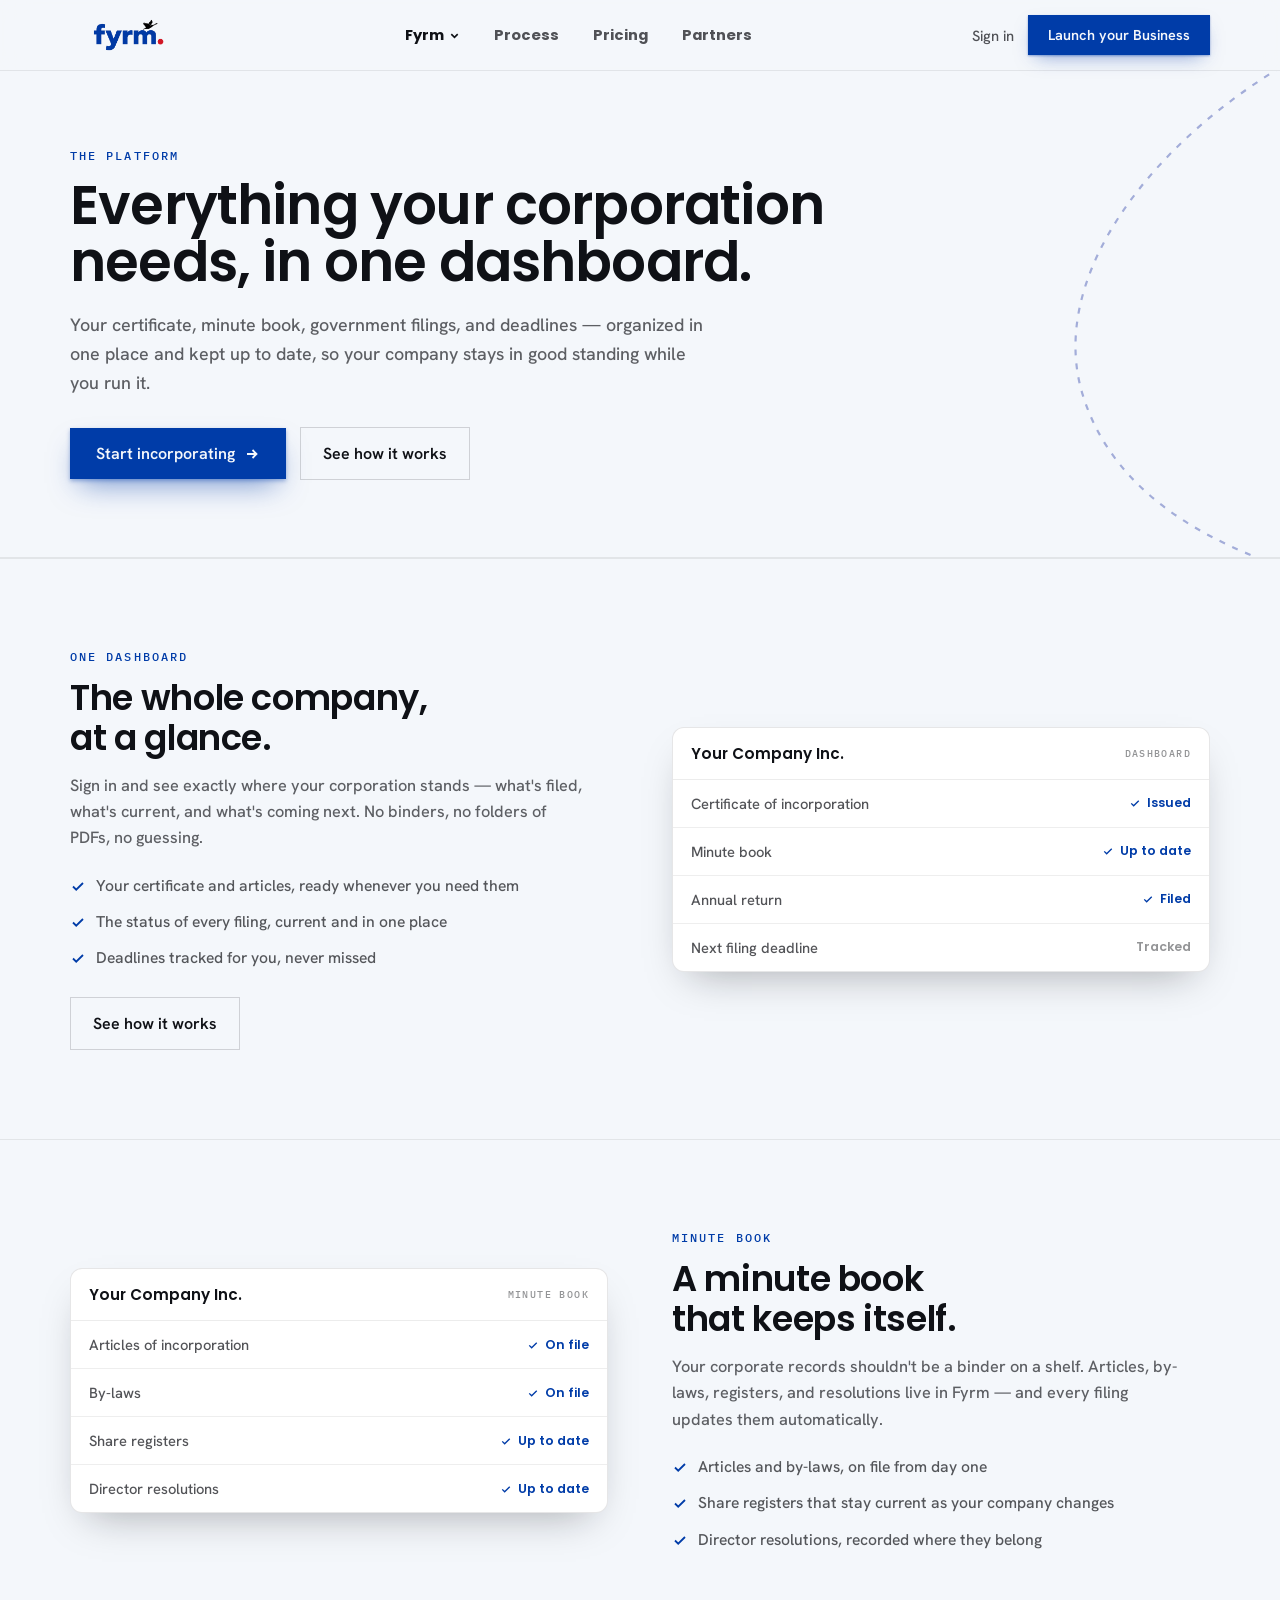
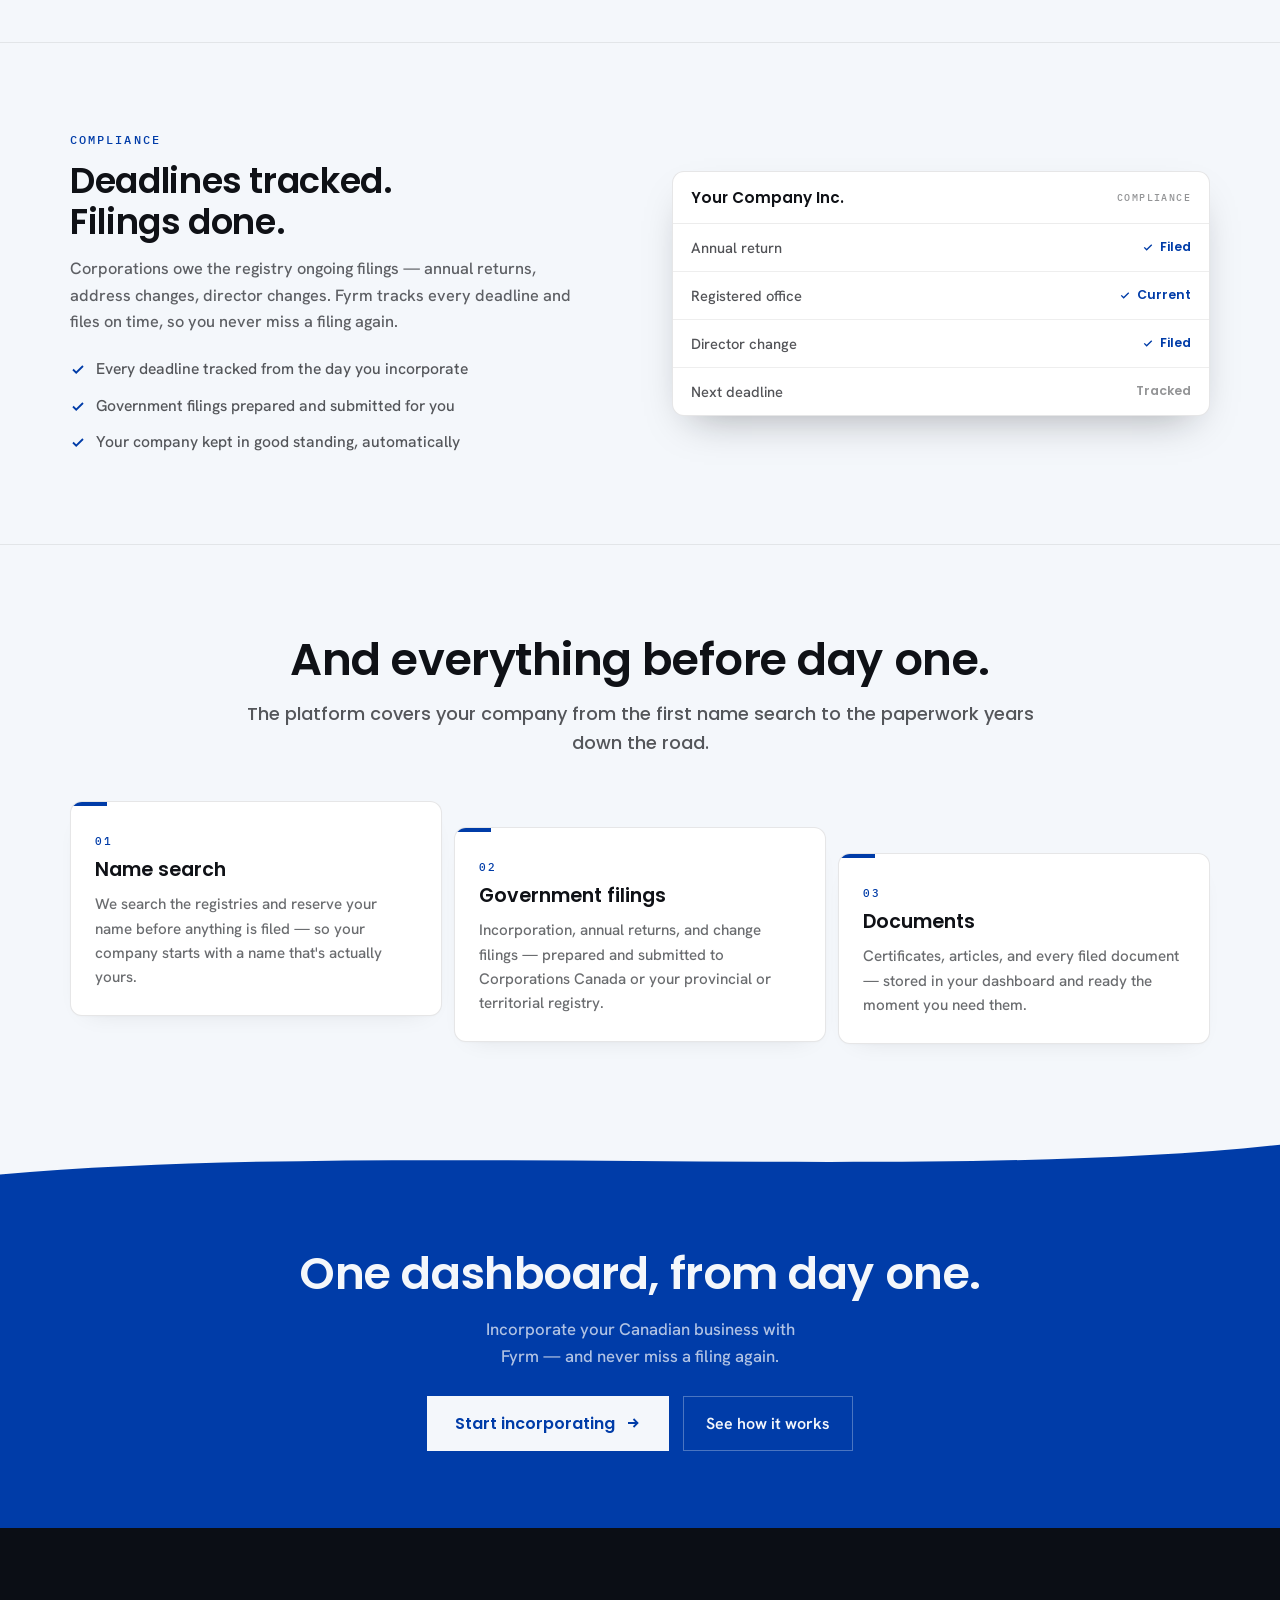
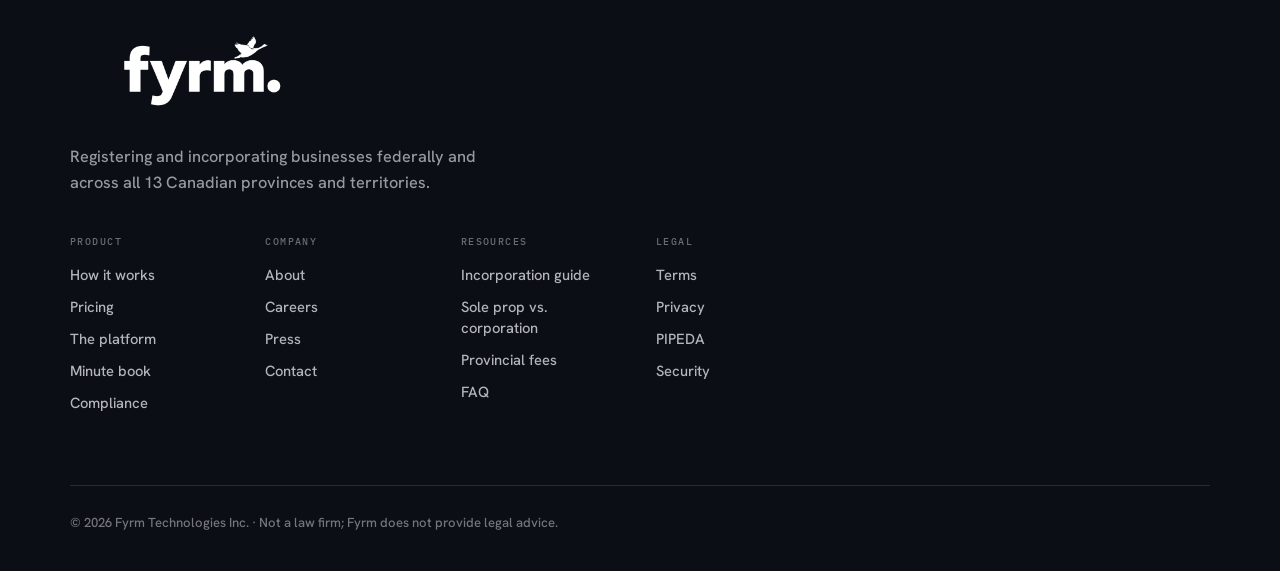
<file: platform.html>
<!DOCTYPE html>
<html lang="en">
<head>
<meta charset="utf-8">
<meta name="viewport" content="width=device-width, initial-scale=1">
<title>Fyrm — The platform</title>
<meta name="description" content="Explore the Fyrm platform — your certificate, minute book, government filings, and deadlines in one dashboard, kept up to date automatically.">
<meta name="theme-color" content="#F4F7FB">
<link rel="icon" href="assets/favicon.svg" type="image/svg+xml">
<link rel="icon" href="assets/favicon.ico" sizes="48x48">
<link rel="icon" href="assets/favicon-32.png" type="image/png" sizes="32x32">
<link rel="apple-touch-icon" href="assets/apple-touch-icon.png">
<!-- canonical + Open Graph tags land here once the domain is decided (CLAUDE.md 5.4) -->
<link rel="preconnect" href="https://fonts.googleapis.com">
<link rel="preconnect" href="https://fonts.gstatic.com" crossorigin>
<link href="https://fonts.googleapis.com/css2?family=Poppins:wght@500;600;700&family=Hanken+Grotesk:wght@400;500;600;700&family=IBM+Plex+Mono:wght@400;500&display=swap" rel="stylesheet">
<link rel="stylesheet" href="css/styles.css">
<script src="js/main.js" defer></script>
</head>
<body>

<div id="fyrm-platform" class="fyrm-page">

<header class="site-header">
  <div class="header-inner">
    <a href="index.html" aria-label="Fyrm home" class="logo-link"><img src="assets/fyrm-logo.png" alt="Fyrm" class="logo-img" width="866" height="288" decoding="async"></a>
    <nav class="desktop-nav" data-desktop-nav aria-label="Primary">
      <span class="dd">
        <a href="index.html#what-is-fyrm">Fyrm</a>
        <svg class="dd-arrow" width="11" height="11" viewBox="0 0 12 12" fill="none" stroke="currentColor" stroke-width="1.8" aria-hidden="true"><path d="M2.5 4.5L6 8l3.5-3.5"/></svg>
        <span class="dd-menu">
          <span class="dd-menu-inner">
            <a href="blog.html">Blog</a>
            <a href="contact.html">Contact us</a>
          </span>
        </span>
      </span>
      <a href="index.html#process" data-underline class="nav-link">Process</a>
      <a href="pricing.html" data-underline class="nav-link">Pricing</a>
      <a href="partners.html" data-underline class="nav-link">Partners</a>
    </nav>
    <div class="header-actions">
      <a href="pricing.html" data-desktop-nav class="nav-link sign-in">Sign in</a>
      <a href="pricing.html" class="btn btn-blue btn-nav">Launch your Business</a>
      <button class="nav-toggle" data-nav-toggle aria-label="Menu" aria-expanded="false">
        <svg width="18" height="18" viewBox="0 0 18 18" fill="none" stroke="currentColor" stroke-width="1.6" aria-hidden="true"><path d="M2 5h14M2 9h14M2 13h14"/></svg>
      </button>
    </div>
  </div>
  <div class="nav-panel" data-nav-panel>
    <a href="index.html#what-is-fyrm" class="panel-link strong">Fyrm</a>
    <a href="blog.html" class="panel-link sub">Blog</a>
    <a href="contact.html" class="panel-link sub">Contact us</a>
    <a href="index.html#process" class="panel-link">Process</a>
    <a href="pricing.html" class="panel-link">Pricing</a>
    <a href="partners.html" class="panel-link last">Partners</a>
  </div>
</header>

<main>

<!-- ===================== PAGE HERO ===================== -->
<section class="ph">
  <svg class="ph-sweep" viewBox="0 0 800 600" preserveAspectRatio="none" aria-hidden="true">
    <path stroke-dasharray="6 8" vector-effect="non-scaling-stroke" d="M 800,40 C 640,120 520,260 560,380 C 600,500 740,540 800,560"/>
  </svg>
  <div class="ph-inner">
    <p class="ph-eyebrow reveal" style="--d:.04s">The platform</p>
    <h1 class="ph-title reveal" style="--d:.08s">Everything your corporation needs, in one dashboard.</h1>
    <p class="ph-sub reveal" style="--d:.16s">Your certificate, minute book, government filings, and deadlines — organized in one place and kept up to date, so your company stays in good standing while you run it.</p>
    <div class="ph-ctas reveal" style="--d:.24s">
      <a href="pricing.html" class="btn btn-blue btn-hero btn-lift">Start incorporating
        <svg width="16" height="16" viewBox="0 0 16 16" fill="none" stroke="currentColor" stroke-width="1.8" aria-hidden="true"><path d="M3 8h9M8.5 4l4 4-4 4"/></svg>
      </a>
      <a href="how-it-works.html" class="btn btn-ghost btn-lift">See how it works</a>
    </div>
  </div>
</section>

<!-- ===================== DASHBOARD OVERVIEW ===================== -->
<section class="sec-band">
  <div class="section-inner">
    <div class="feat">
      <div class="feat-body">
        <p class="feat-kicker">One dashboard</p>
        <h2 class="feat-title">The whole company, at a glance.</h2>
        <p class="feat-text">Sign in and see exactly where your corporation stands — what's filed, what's current, and what's coming next. No binders, no folders of PDFs, no guessing.</p>
        <ul class="check-list">
          <li><svg width="16" height="16" viewBox="0 0 16 16" fill="none" stroke="currentColor" stroke-width="1.8" aria-hidden="true"><path d="M3 8.5l3.2 3.2L13 5"/></svg>Your certificate and articles, ready whenever you need them</li>
          <li><svg width="16" height="16" viewBox="0 0 16 16" fill="none" stroke="currentColor" stroke-width="1.8" aria-hidden="true"><path d="M3 8.5l3.2 3.2L13 5"/></svg>The status of every filing, current and in one place</li>
          <li><svg width="16" height="16" viewBox="0 0 16 16" fill="none" stroke="currentColor" stroke-width="1.8" aria-hidden="true"><path d="M3 8.5l3.2 3.2L13 5"/></svg>Deadlines tracked for you, never missed</li>
        </ul>
        <div class="feat-cta-row">
          <a href="how-it-works.html" class="btn btn-ghost btn-lift">See how it works</a>
        </div>
      </div>
      <div class="feat-panel">
        <div class="mock" aria-hidden="true">
          <div class="mock-head"><span class="mock-title">Your Company Inc.</span><span class="mock-tag">dashboard</span></div>
          <div class="mock-row"><span class="mock-item">Certificate of incorporation</span><span class="mock-ok"><svg width="12" height="12" viewBox="0 0 16 16" fill="none" stroke="currentColor" stroke-width="1.8" aria-hidden="true"><path d="M3 8.5l3.2 3.2L13 5"/></svg>Issued</span></div>
          <div class="mock-row"><span class="mock-item">Minute book</span><span class="mock-ok"><svg width="12" height="12" viewBox="0 0 16 16" fill="none" stroke="currentColor" stroke-width="1.8" aria-hidden="true"><path d="M3 8.5l3.2 3.2L13 5"/></svg>Up to date</span></div>
          <div class="mock-row"><span class="mock-item">Annual return</span><span class="mock-ok"><svg width="12" height="12" viewBox="0 0 16 16" fill="none" stroke="currentColor" stroke-width="1.8" aria-hidden="true"><path d="M3 8.5l3.2 3.2L13 5"/></svg>Filed</span></div>
          <div class="mock-row"><span class="mock-item">Next filing deadline</span><span class="mock-due">Tracked</span></div>
        </div>
      </div>
    </div>
  </div>
</section>

<!-- ===================== MINUTE BOOK ===================== -->
<section id="minute-book" class="sec-band">
  <div class="section-inner">
    <div class="feat">
      <div class="feat-panel">
        <div class="mock" aria-hidden="true">
          <div class="mock-head"><span class="mock-title">Your Company Inc.</span><span class="mock-tag">minute book</span></div>
          <div class="mock-row"><span class="mock-item">Articles of incorporation</span><span class="mock-ok"><svg width="12" height="12" viewBox="0 0 16 16" fill="none" stroke="currentColor" stroke-width="1.8" aria-hidden="true"><path d="M3 8.5l3.2 3.2L13 5"/></svg>On file</span></div>
          <div class="mock-row"><span class="mock-item">By-laws</span><span class="mock-ok"><svg width="12" height="12" viewBox="0 0 16 16" fill="none" stroke="currentColor" stroke-width="1.8" aria-hidden="true"><path d="M3 8.5l3.2 3.2L13 5"/></svg>On file</span></div>
          <div class="mock-row"><span class="mock-item">Share registers</span><span class="mock-ok"><svg width="12" height="12" viewBox="0 0 16 16" fill="none" stroke="currentColor" stroke-width="1.8" aria-hidden="true"><path d="M3 8.5l3.2 3.2L13 5"/></svg>Up to date</span></div>
          <div class="mock-row"><span class="mock-item">Director resolutions</span><span class="mock-ok"><svg width="12" height="12" viewBox="0 0 16 16" fill="none" stroke="currentColor" stroke-width="1.8" aria-hidden="true"><path d="M3 8.5l3.2 3.2L13 5"/></svg>Up to date</span></div>
        </div>
      </div>
      <div class="feat-body">
        <p class="feat-kicker">Minute book</p>
        <h2 class="feat-title">A minute book that keeps itself.</h2>
        <p class="feat-text">Your corporate records shouldn't be a binder on a shelf. Articles, by-laws, registers, and resolutions live in Fyrm — and every filing updates them automatically.</p>
        <ul class="check-list">
          <li><svg width="16" height="16" viewBox="0 0 16 16" fill="none" stroke="currentColor" stroke-width="1.8" aria-hidden="true"><path d="M3 8.5l3.2 3.2L13 5"/></svg>Articles and by-laws, on file from day one</li>
          <li><svg width="16" height="16" viewBox="0 0 16 16" fill="none" stroke="currentColor" stroke-width="1.8" aria-hidden="true"><path d="M3 8.5l3.2 3.2L13 5"/></svg>Share registers that stay current as your company changes</li>
          <li><svg width="16" height="16" viewBox="0 0 16 16" fill="none" stroke="currentColor" stroke-width="1.8" aria-hidden="true"><path d="M3 8.5l3.2 3.2L13 5"/></svg>Director resolutions, recorded where they belong</li>
        </ul>
      </div>
    </div>
  </div>
</section>

<!-- ===================== COMPLIANCE & DEADLINES ===================== -->
<section id="compliance" class="sec-band">
  <div class="section-inner">
    <div class="feat">
      <div class="feat-body">
        <p class="feat-kicker">Compliance</p>
        <h2 class="feat-title">Deadlines tracked. Filings done.</h2>
        <p class="feat-text">Corporations owe the registry ongoing filings — annual returns, address changes, director changes. Fyrm tracks every deadline and files on time, so you never miss a filing again.</p>
        <ul class="check-list">
          <li><svg width="16" height="16" viewBox="0 0 16 16" fill="none" stroke="currentColor" stroke-width="1.8" aria-hidden="true"><path d="M3 8.5l3.2 3.2L13 5"/></svg>Every deadline tracked from the day you incorporate</li>
          <li><svg width="16" height="16" viewBox="0 0 16 16" fill="none" stroke="currentColor" stroke-width="1.8" aria-hidden="true"><path d="M3 8.5l3.2 3.2L13 5"/></svg>Government filings prepared and submitted for you</li>
          <li><svg width="16" height="16" viewBox="0 0 16 16" fill="none" stroke="currentColor" stroke-width="1.8" aria-hidden="true"><path d="M3 8.5l3.2 3.2L13 5"/></svg>Your company kept in good standing, automatically</li>
        </ul>
      </div>
      <div class="feat-panel">
        <div class="mock" aria-hidden="true">
          <div class="mock-head"><span class="mock-title">Your Company Inc.</span><span class="mock-tag">compliance</span></div>
          <div class="mock-row"><span class="mock-item">Annual return</span><span class="mock-ok"><svg width="12" height="12" viewBox="0 0 16 16" fill="none" stroke="currentColor" stroke-width="1.8" aria-hidden="true"><path d="M3 8.5l3.2 3.2L13 5"/></svg>Filed</span></div>
          <div class="mock-row"><span class="mock-item">Registered office</span><span class="mock-ok"><svg width="12" height="12" viewBox="0 0 16 16" fill="none" stroke="currentColor" stroke-width="1.8" aria-hidden="true"><path d="M3 8.5l3.2 3.2L13 5"/></svg>Current</span></div>
          <div class="mock-row"><span class="mock-item">Director change</span><span class="mock-ok"><svg width="12" height="12" viewBox="0 0 16 16" fill="none" stroke="currentColor" stroke-width="1.8" aria-hidden="true"><path d="M3 8.5l3.2 3.2L13 5"/></svg>Filed</span></div>
          <div class="mock-row"><span class="mock-item">Next deadline</span><span class="mock-due">Tracked</span></div>
        </div>
      </div>
    </div>
  </div>
</section>

<!-- ===================== FROM DAY ZERO ===================== -->
<section class="sec-band">
  <div class="section-inner">
    <div class="sec-head">
      <h2>And everything before day one.</h2>
      <p>The platform covers your company from the first name search to the paperwork years down the road.</p>
    </div>
    <div class="why-grid">
      <div class="why-card">
        <div class="why-bar"></div>
        <div class="why-card-body">
          <div class="why-num">01</div>
          <div class="why-title">Name search</div>
          <div class="why-text">We search the registries and reserve your name before anything is filed — so your company starts with a name that's actually yours.</div>
        </div>
      </div>
      <div class="why-card">
        <div class="why-bar"></div>
        <div class="why-card-body">
          <div class="why-num">02</div>
          <div class="why-title">Government filings</div>
          <div class="why-text">Incorporation, annual returns, and change filings — prepared and submitted to Corporations Canada or your provincial or territorial registry.</div>
        </div>
      </div>
      <div class="why-card">
        <div class="why-bar"></div>
        <div class="why-card-body">
          <div class="why-num">03</div>
          <div class="why-title">Documents</div>
          <div class="why-text">Certificates, articles, and every filed document — stored in your dashboard and ready the moment you need them.</div>
        </div>
      </div>
    </div>
  </div>
</section>

<!-- ===================== CTA BAND ===================== -->
<section class="cta-band">
  <svg class="band-curve" viewBox="0 0 1440 48" preserveAspectRatio="none" aria-hidden="true"><path fill="currentColor" d="M0,0 H1440 V10 C1050,46 430,6 0,38 Z"/></svg>
  <div class="cta-inner">
    <h2 class="cta-title">One dashboard, from day one.</h2>
    <p class="cta-sub">Incorporate your Canadian business with Fyrm — and never miss a filing again.</p>
    <div class="cta-ctas">
      <a href="pricing.html" class="btn btn-invert btn-lift">Start incorporating
        <svg width="16" height="16" viewBox="0 0 16 16" fill="none" stroke="currentColor" stroke-width="1.8" aria-hidden="true"><path d="M3 8h9M8.5 4l4 4-4 4"/></svg>
      </a>
      <a href="how-it-works.html" class="btn btn-ghost btn-ghost-invert btn-lift">See how it works</a>
    </div>
  </div>
</section>

</main>

<!-- ===================== FOOTER ===================== -->
<footer class="site-footer">
  <div class="footer-inner">
    <img src="assets/fyrm-logo.png" alt="Fyrm" class="footer-logo" width="866" height="288" loading="lazy" decoding="async">
    <div class="footer-grid">
      <div class="footer-blurb">
        <p>Registering and incorporating businesses federally and across all 13 Canadian provinces and territories.</p>
      </div>
      <div>
        <div class="footer-heading">Product</div>
        <ul>
          <li><a href="how-it-works.html" data-underline>How it works</a></li>
          <li><a href="pricing.html" data-underline>Pricing</a></li>
          <li><a href="platform.html" data-underline>The platform</a></li>
          <li><a href="platform.html#minute-book" data-underline>Minute book</a></li>
          <li><a href="platform.html#compliance" data-underline>Compliance</a></li>
        </ul>
      </div>
      <div>
        <div class="footer-heading">Company</div>
        <ul>
          <li><a href="about.html" data-underline>About</a></li>
          <li><a href="about.html#careers" data-underline>Careers</a></li>
          <li><a href="about.html#press" data-underline>Press</a></li>
          <li><a href="contact.html" data-underline>Contact</a></li>
        </ul>
      </div>
      <div>
        <div class="footer-heading">Resources</div>
        <ul>
          <li><a href="how-it-works.html" data-underline>Incorporation guide</a></li>
          <li><a href="faq.html#sole-prop-vs-corporation" data-underline>Sole prop vs. corporation</a></li>
          <li><a href="pricing.html#fees" data-underline>Provincial fees</a></li>
          <li><a href="faq.html" data-underline>FAQ</a></li>
        </ul>
      </div>
      <div>
        <div class="footer-heading">Legal</div>
        <ul>
          <li><a href="terms.html" data-underline>Terms</a></li>
          <li><a href="privacy.html" data-underline>Privacy</a></li>
          <li><a href="pipeda.html" data-underline>PIPEDA</a></li>
          <li><a href="security.html" data-underline>Security</a></li>
        </ul>
      </div>
    </div>
    <div class="footer-bottom">
      <div class="footer-copy">© 2026 Fyrm Technologies Inc. · Not a law firm; Fyrm does not provide legal advice.</div>
    </div>
  </div>
</footer>

</div>

</body>
</html>
</file>
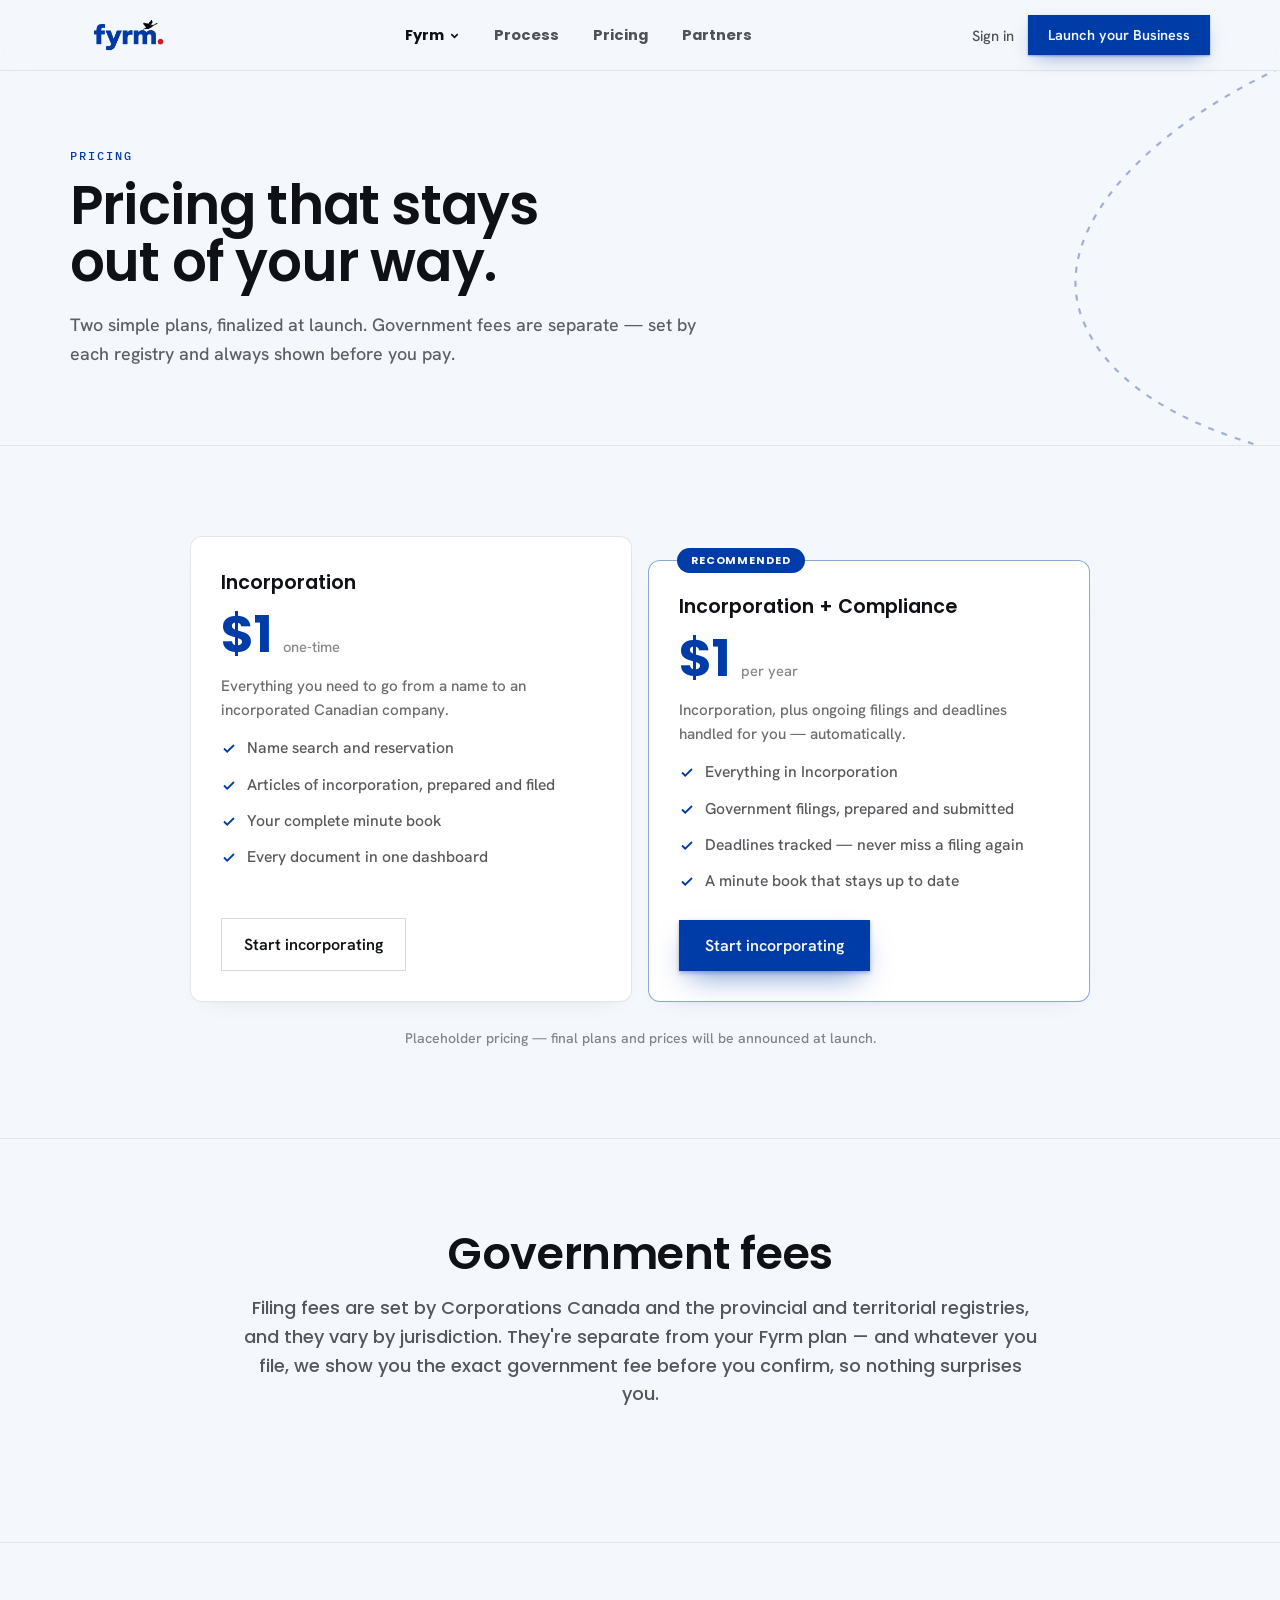
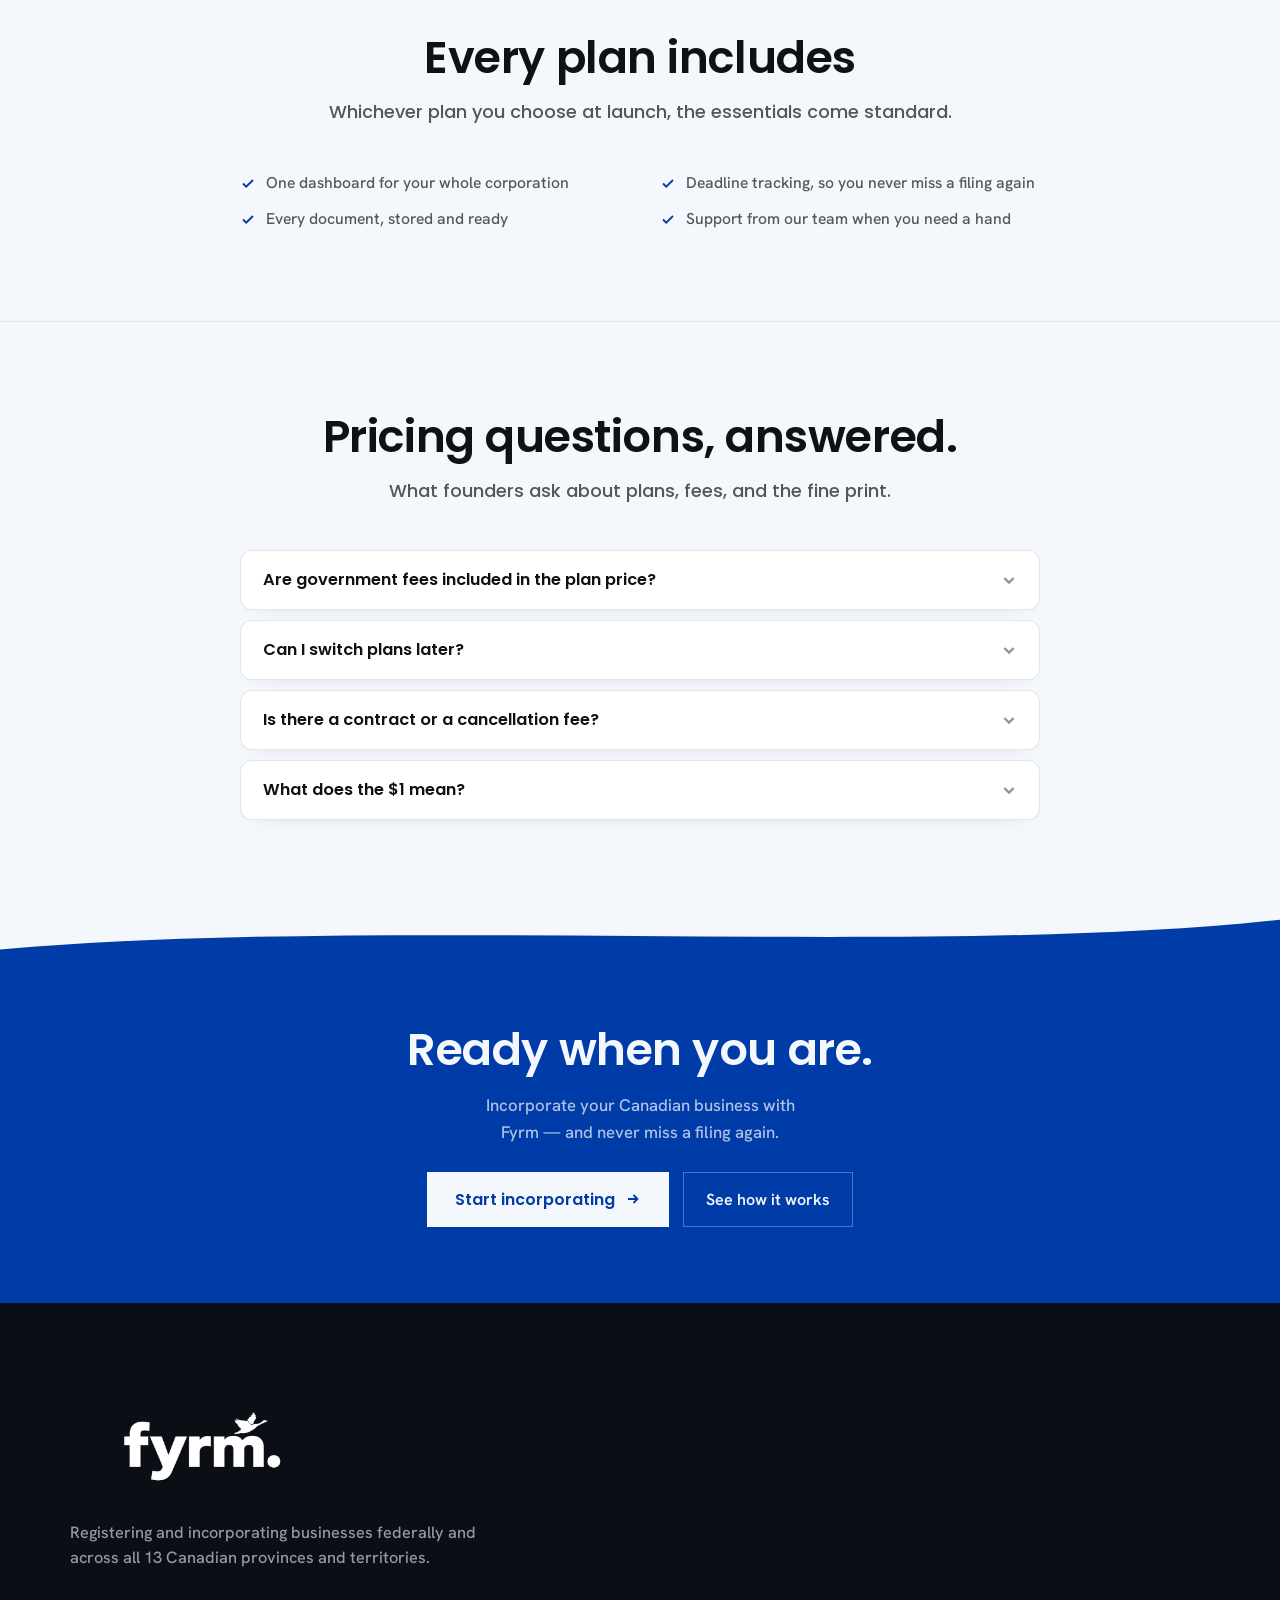
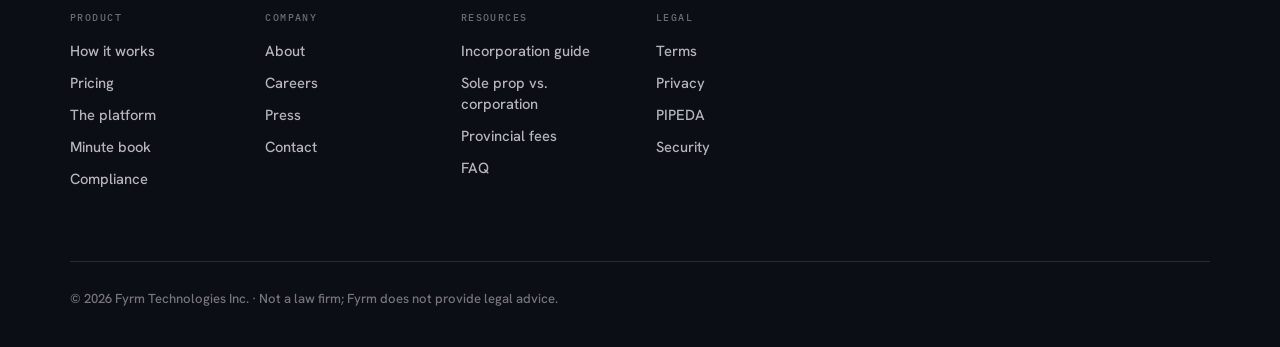
<file: pricing.html>
<!DOCTYPE html>
<html lang="en">
<head>
<meta charset="utf-8">
<meta name="viewport" content="width=device-width, initial-scale=1">
<title>Fyrm — Pricing</title>
<meta name="description" content="Simple pricing for incorporating your Canadian business and keeping it compliant. Government fees are always shown before you pay — plans announced at launch.">
<meta name="theme-color" content="#F4F7FB">
<link rel="icon" href="assets/favicon.svg" type="image/svg+xml">
<link rel="icon" href="assets/favicon.ico" sizes="48x48">
<link rel="icon" href="assets/favicon-32.png" type="image/png" sizes="32x32">
<link rel="apple-touch-icon" href="assets/apple-touch-icon.png">
<!-- canonical + Open Graph tags land here once the domain is decided (CLAUDE.md 5.4) -->
<link rel="preconnect" href="https://fonts.googleapis.com">
<link rel="preconnect" href="https://fonts.gstatic.com" crossorigin>
<link href="https://fonts.googleapis.com/css2?family=Poppins:wght@500;600;700&family=Hanken+Grotesk:wght@400;500;600;700&family=IBM+Plex+Mono:wght@400;500&display=swap" rel="stylesheet">
<link rel="stylesheet" href="css/styles.css">
<script src="js/main.js" defer></script>
</head>
<body>

<div id="fyrm-pricing" class="fyrm-page">

<header class="site-header">
  <div class="header-inner">
    <a href="index.html" aria-label="Fyrm home" class="logo-link"><img src="assets/fyrm-logo.png" alt="Fyrm" class="logo-img" width="866" height="288" decoding="async"></a>
    <nav class="desktop-nav" data-desktop-nav aria-label="Primary">
      <span class="dd">
        <a href="index.html#what-is-fyrm">Fyrm</a>
        <svg class="dd-arrow" width="11" height="11" viewBox="0 0 12 12" fill="none" stroke="currentColor" stroke-width="1.8" aria-hidden="true"><path d="M2.5 4.5L6 8l3.5-3.5"/></svg>
        <span class="dd-menu">
          <span class="dd-menu-inner">
            <a href="blog.html">Blog</a>
            <a href="contact.html">Contact us</a>
          </span>
        </span>
      </span>
      <a href="index.html#process" data-underline class="nav-link">Process</a>
      <a href="pricing.html" data-underline class="nav-link">Pricing</a>
      <a href="partners.html" data-underline class="nav-link">Partners</a>
    </nav>
    <div class="header-actions">
      <a href="pricing.html" data-desktop-nav class="nav-link sign-in">Sign in</a>
      <a href="pricing.html" class="btn btn-blue btn-nav">Launch your Business</a>
      <button class="nav-toggle" data-nav-toggle aria-label="Menu" aria-expanded="false">
        <svg width="18" height="18" viewBox="0 0 18 18" fill="none" stroke="currentColor" stroke-width="1.6" aria-hidden="true"><path d="M2 5h14M2 9h14M2 13h14"/></svg>
      </button>
    </div>
  </div>
  <div class="nav-panel" data-nav-panel>
    <a href="index.html#what-is-fyrm" class="panel-link strong">Fyrm</a>
    <a href="blog.html" class="panel-link sub">Blog</a>
    <a href="contact.html" class="panel-link sub">Contact us</a>
    <a href="index.html#process" class="panel-link">Process</a>
    <a href="pricing.html" class="panel-link">Pricing</a>
    <a href="partners.html" class="panel-link last">Partners</a>
  </div>
</header>

<main>

<!-- ===================== PAGE HERO ===================== -->
<section class="ph">
  <svg class="ph-sweep" viewBox="0 0 800 600" preserveAspectRatio="none" aria-hidden="true">
    <path stroke-dasharray="6 8" vector-effect="non-scaling-stroke" d="M 800,40 C 640,120 520,260 560,380 C 600,500 740,540 800,560"/>
  </svg>
  <div class="ph-inner">
    <p class="ph-eyebrow reveal" style="--d:.04s">Pricing</p>
    <h1 class="ph-title reveal" style="--d:.08s">Pricing that stays out of your way.</h1>
    <p class="ph-sub reveal" style="--d:.16s">Two simple plans, finalized at launch. Government fees are separate — set by each registry and always shown before you pay.</p>
  </div>
</section>

<!-- ===================== PLANS ===================== -->
<section class="plan-band">
  <div class="section-inner">
    <div class="plan-grid">
      <div class="plan-card">
        <h2 class="plan-name">Incorporation</h2>
        <div class="plan-price">$1 <span class="plan-per">one-time</span></div>
        <p class="plan-desc">Everything you need to go from a name to an incorporated Canadian company.</p>
        <ul class="check-list">
          <li><svg width="16" height="16" viewBox="0 0 16 16" fill="none" stroke="currentColor" stroke-width="1.8" aria-hidden="true"><path d="M3 8.5l3.2 3.2L13 5"/></svg>Name search and reservation</li>
          <li><svg width="16" height="16" viewBox="0 0 16 16" fill="none" stroke="currentColor" stroke-width="1.8" aria-hidden="true"><path d="M3 8.5l3.2 3.2L13 5"/></svg>Articles of incorporation, prepared and filed</li>
          <li><svg width="16" height="16" viewBox="0 0 16 16" fill="none" stroke="currentColor" stroke-width="1.8" aria-hidden="true"><path d="M3 8.5l3.2 3.2L13 5"/></svg>Your complete minute book</li>
          <li><svg width="16" height="16" viewBox="0 0 16 16" fill="none" stroke="currentColor" stroke-width="1.8" aria-hidden="true"><path d="M3 8.5l3.2 3.2L13 5"/></svg>Every document in one dashboard</li>
        </ul>
        <div class="plan-cta-row">
          <a href="contact.html" class="btn btn-ghost btn-lift">Start incorporating</a>
        </div>
      </div>
      <div class="plan-card plan-card-featured">
        <span class="plan-flag">Recommended</span>
        <h2 class="plan-name">Incorporation + Compliance</h2>
        <div class="plan-price">$1 <span class="plan-per">per year</span></div>
        <p class="plan-desc">Incorporation, plus ongoing filings and deadlines handled for you — automatically.</p>
        <ul class="check-list">
          <li><svg width="16" height="16" viewBox="0 0 16 16" fill="none" stroke="currentColor" stroke-width="1.8" aria-hidden="true"><path d="M3 8.5l3.2 3.2L13 5"/></svg>Everything in Incorporation</li>
          <li><svg width="16" height="16" viewBox="0 0 16 16" fill="none" stroke="currentColor" stroke-width="1.8" aria-hidden="true"><path d="M3 8.5l3.2 3.2L13 5"/></svg>Government filings, prepared and submitted</li>
          <li><svg width="16" height="16" viewBox="0 0 16 16" fill="none" stroke="currentColor" stroke-width="1.8" aria-hidden="true"><path d="M3 8.5l3.2 3.2L13 5"/></svg>Deadlines tracked — never miss a filing again</li>
          <li><svg width="16" height="16" viewBox="0 0 16 16" fill="none" stroke="currentColor" stroke-width="1.8" aria-hidden="true"><path d="M3 8.5l3.2 3.2L13 5"/></svg>A minute book that stays up to date</li>
        </ul>
        <div class="plan-cta-row">
          <a href="contact.html" class="btn btn-blue btn-hero btn-lift">Start incorporating</a>
        </div>
      </div>
    </div>
    <p class="plan-note">Placeholder pricing — final plans and prices will be announced at launch.</p>
  </div>
</section>

<!-- ===================== GOVERNMENT FEES ===================== -->
<section id="fees" class="sec-band">
  <div class="section-inner">
    <div class="sec-head">
      <h2>Government fees</h2>
      <p>Filing fees are set by Corporations Canada and the provincial and territorial registries, and they vary by jurisdiction. They're separate from your Fyrm plan — and whatever you file, we show you the exact government fee before you confirm, so nothing surprises you.</p>
    </div>
  </div>
</section>

<!-- ===================== EVERY PLAN INCLUDES ===================== -->
<section class="plan-incl sec-band">
  <div class="section-inner">
    <div class="sec-head">
      <h2>Every plan includes</h2>
      <p>Whichever plan you choose at launch, the essentials come standard.</p>
    </div>
    <div class="plan-incl-grid">
      <ul class="check-list">
        <li><svg width="16" height="16" viewBox="0 0 16 16" fill="none" stroke="currentColor" stroke-width="1.8" aria-hidden="true"><path d="M3 8.5l3.2 3.2L13 5"/></svg>One dashboard for your whole corporation</li>
        <li><svg width="16" height="16" viewBox="0 0 16 16" fill="none" stroke="currentColor" stroke-width="1.8" aria-hidden="true"><path d="M3 8.5l3.2 3.2L13 5"/></svg>Every document, stored and ready</li>
      </ul>
      <ul class="check-list">
        <li><svg width="16" height="16" viewBox="0 0 16 16" fill="none" stroke="currentColor" stroke-width="1.8" aria-hidden="true"><path d="M3 8.5l3.2 3.2L13 5"/></svg>Deadline tracking, so you never miss a filing again</li>
        <li><svg width="16" height="16" viewBox="0 0 16 16" fill="none" stroke="currentColor" stroke-width="1.8" aria-hidden="true"><path d="M3 8.5l3.2 3.2L13 5"/></svg>Support from our team when you need a hand</li>
      </ul>
    </div>
  </div>
</section>

<!-- ===================== FAQ ===================== -->
<section class="plan-faq sec-band">
  <div class="section-inner">
    <div class="sec-head">
      <h2>Pricing questions, answered.</h2>
      <p>What founders ask about plans, fees, and the fine print.</p>
    </div>
    <div class="faq-list">
      <details class="faq-item">
        <summary class="faq-q">Are government fees included in the plan price?
          <svg width="16" height="16" viewBox="0 0 12 12" fill="none" stroke="currentColor" stroke-width="1.8" aria-hidden="true"><path d="M2.5 4.5L6 8l3.5-3.5"/></svg>
        </summary>
        <div class="faq-a"><p>No — government filing fees are set by each registry and vary by jurisdiction, so they're charged separately from your plan. We always show you the exact fee before you confirm anything.</p></div>
      </details>
      <details class="faq-item">
        <summary class="faq-q">Can I switch plans later?
          <svg width="16" height="16" viewBox="0 0 12 12" fill="none" stroke="currentColor" stroke-width="1.8" aria-hidden="true"><path d="M2.5 4.5L6 8l3.5-3.5"/></svg>
        </summary>
        <div class="faq-a"><p>Our plans are still being finalized ahead of launch, so we won't promise specifics yet — but we're designing them so you can move between plans as your business changes. Final details will be announced at launch.</p></div>
      </details>
      <details class="faq-item">
        <summary class="faq-q">Is there a contract or a cancellation fee?
          <svg width="16" height="16" viewBox="0 0 12 12" fill="none" stroke="currentColor" stroke-width="1.8" aria-hidden="true"><path d="M2.5 4.5L6 8l3.5-3.5"/></svg>
        </summary>
        <div class="faq-a"><p>The final terms are being written alongside the plans, so we won't guess here. Our intent is simple — pricing that stays out of your way, with nothing designed to lock you in. Full terms will be published at launch.</p></div>
      </details>
      <details class="faq-item">
        <summary class="faq-q">What does the $1 mean?
          <svg width="16" height="16" viewBox="0 0 12 12" fill="none" stroke="currentColor" stroke-width="1.8" aria-hidden="true"><path d="M2.5 4.5L6 8l3.5-3.5"/></svg>
        </summary>
        <div class="faq-a"><p>It's a placeholder, not a price. Our final plans and prices haven't been announced yet — the $1 simply marks where the real numbers will go when we launch. Nothing is charged today.</p></div>
      </details>
    </div>
  </div>
</section>

<!-- ===================== CTA BAND ===================== -->
<section class="cta-band">
  <svg class="band-curve" viewBox="0 0 1440 48" preserveAspectRatio="none" aria-hidden="true"><path fill="currentColor" d="M0,0 H1440 V10 C1050,46 430,6 0,38 Z"/></svg>
  <div class="cta-inner">
    <h2 class="cta-title">Ready when you are.</h2>
    <p class="cta-sub">Incorporate your Canadian business with Fyrm — and never miss a filing again.</p>
    <div class="cta-ctas">
      <a href="contact.html" class="btn btn-invert btn-lift">Start incorporating
        <svg width="16" height="16" viewBox="0 0 16 16" fill="none" stroke="currentColor" stroke-width="1.8" aria-hidden="true"><path d="M3 8h9M8.5 4l4 4-4 4"/></svg>
      </a>
      <a href="how-it-works.html" class="btn btn-ghost btn-ghost-invert btn-lift">See how it works</a>
    </div>
  </div>
</section>

</main>

<!-- ===================== FOOTER ===================== -->
<footer class="site-footer">
  <div class="footer-inner">
    <img src="assets/fyrm-logo.png" alt="Fyrm" class="footer-logo" width="866" height="288" loading="lazy" decoding="async">
    <div class="footer-grid">
      <div class="footer-blurb">
        <p>Registering and incorporating businesses federally and across all 13 Canadian provinces and territories.</p>
      </div>
      <div>
        <div class="footer-heading">Product</div>
        <ul>
          <li><a href="how-it-works.html" data-underline>How it works</a></li>
          <li><a href="pricing.html" data-underline>Pricing</a></li>
          <li><a href="platform.html" data-underline>The platform</a></li>
          <li><a href="platform.html#minute-book" data-underline>Minute book</a></li>
          <li><a href="platform.html#compliance" data-underline>Compliance</a></li>
        </ul>
      </div>
      <div>
        <div class="footer-heading">Company</div>
        <ul>
          <li><a href="about.html" data-underline>About</a></li>
          <li><a href="about.html#careers" data-underline>Careers</a></li>
          <li><a href="about.html#press" data-underline>Press</a></li>
          <li><a href="contact.html" data-underline>Contact</a></li>
        </ul>
      </div>
      <div>
        <div class="footer-heading">Resources</div>
        <ul>
          <li><a href="how-it-works.html" data-underline>Incorporation guide</a></li>
          <li><a href="faq.html#sole-prop-vs-corporation" data-underline>Sole prop vs. corporation</a></li>
          <li><a href="pricing.html#fees" data-underline>Provincial fees</a></li>
          <li><a href="faq.html" data-underline>FAQ</a></li>
        </ul>
      </div>
      <div>
        <div class="footer-heading">Legal</div>
        <ul>
          <li><a href="terms.html" data-underline>Terms</a></li>
          <li><a href="privacy.html" data-underline>Privacy</a></li>
          <li><a href="pipeda.html" data-underline>PIPEDA</a></li>
          <li><a href="security.html" data-underline>Security</a></li>
        </ul>
      </div>
    </div>
    <div class="footer-bottom">
      <div class="footer-copy">© 2026 Fyrm Technologies Inc. · Not a law firm; Fyrm does not provide legal advice.</div>
    </div>
  </div>
</footer>

</div>

</body>
</html>
</file>
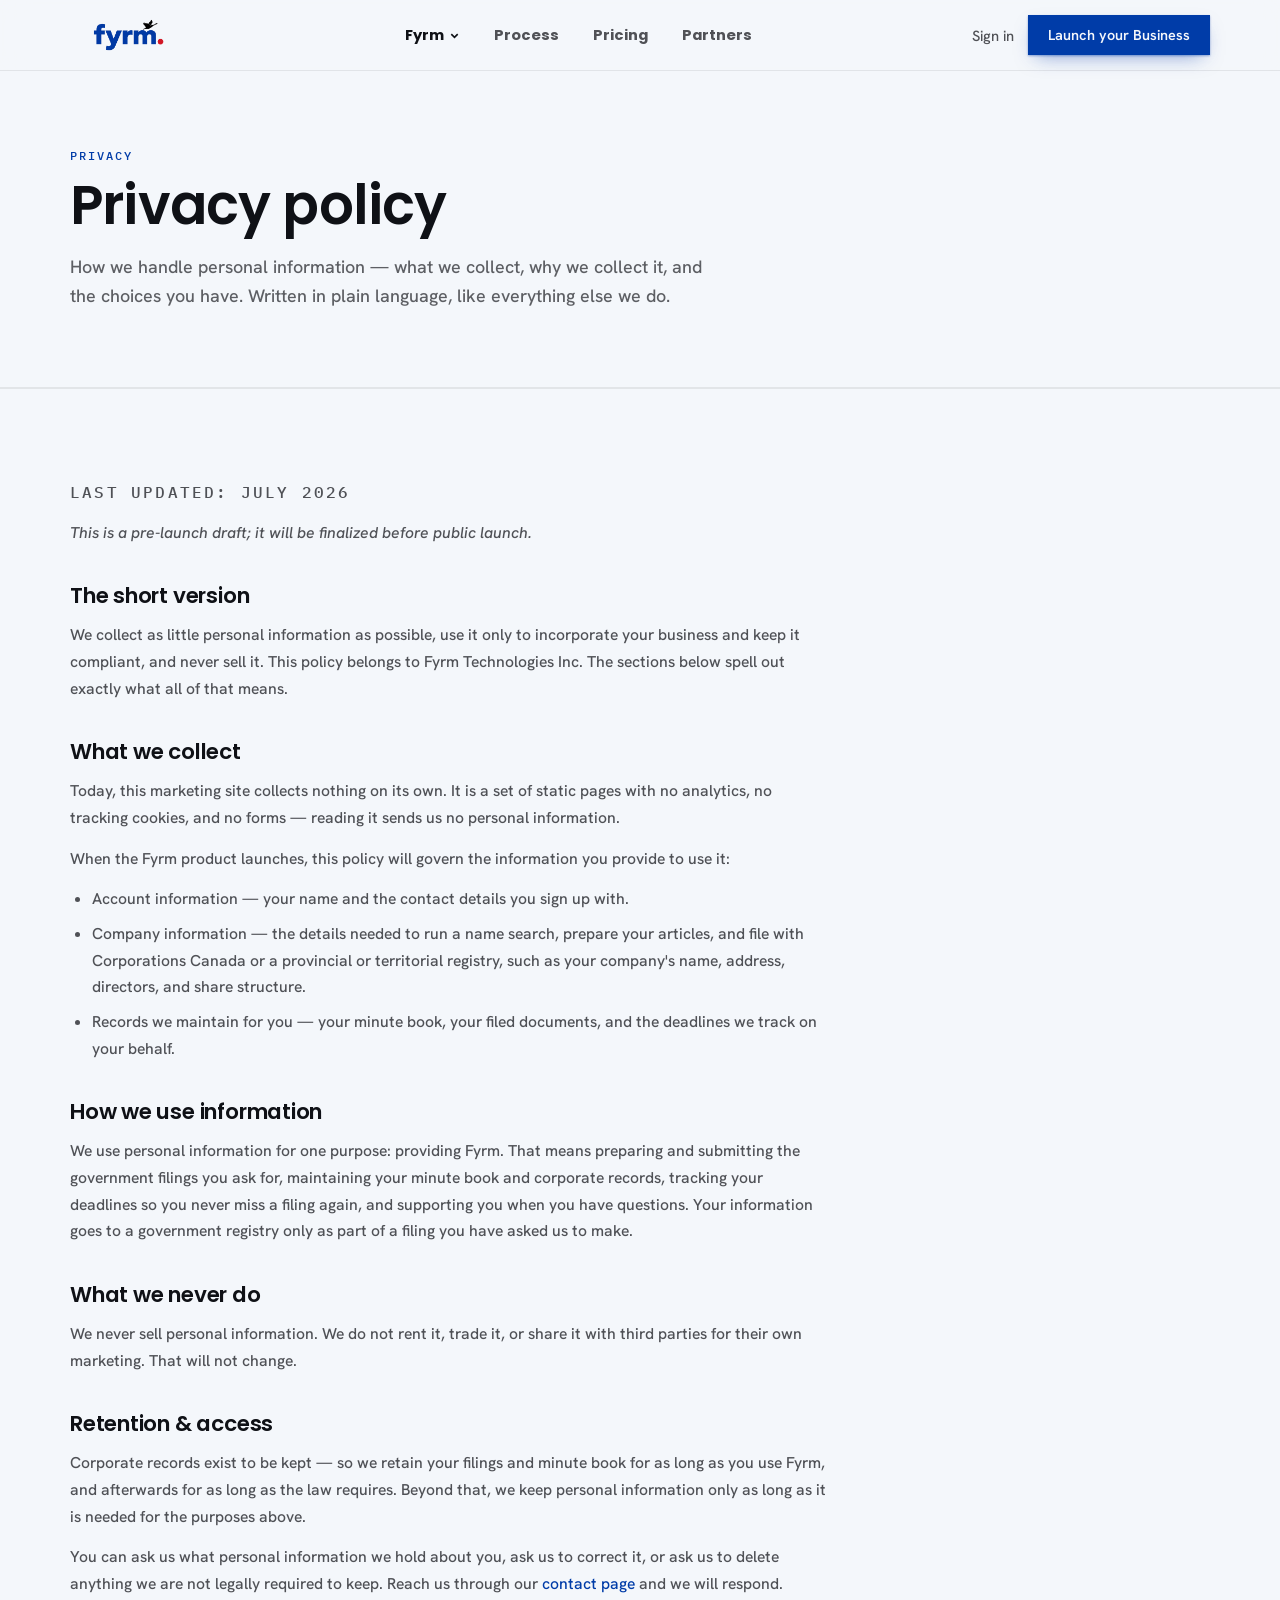
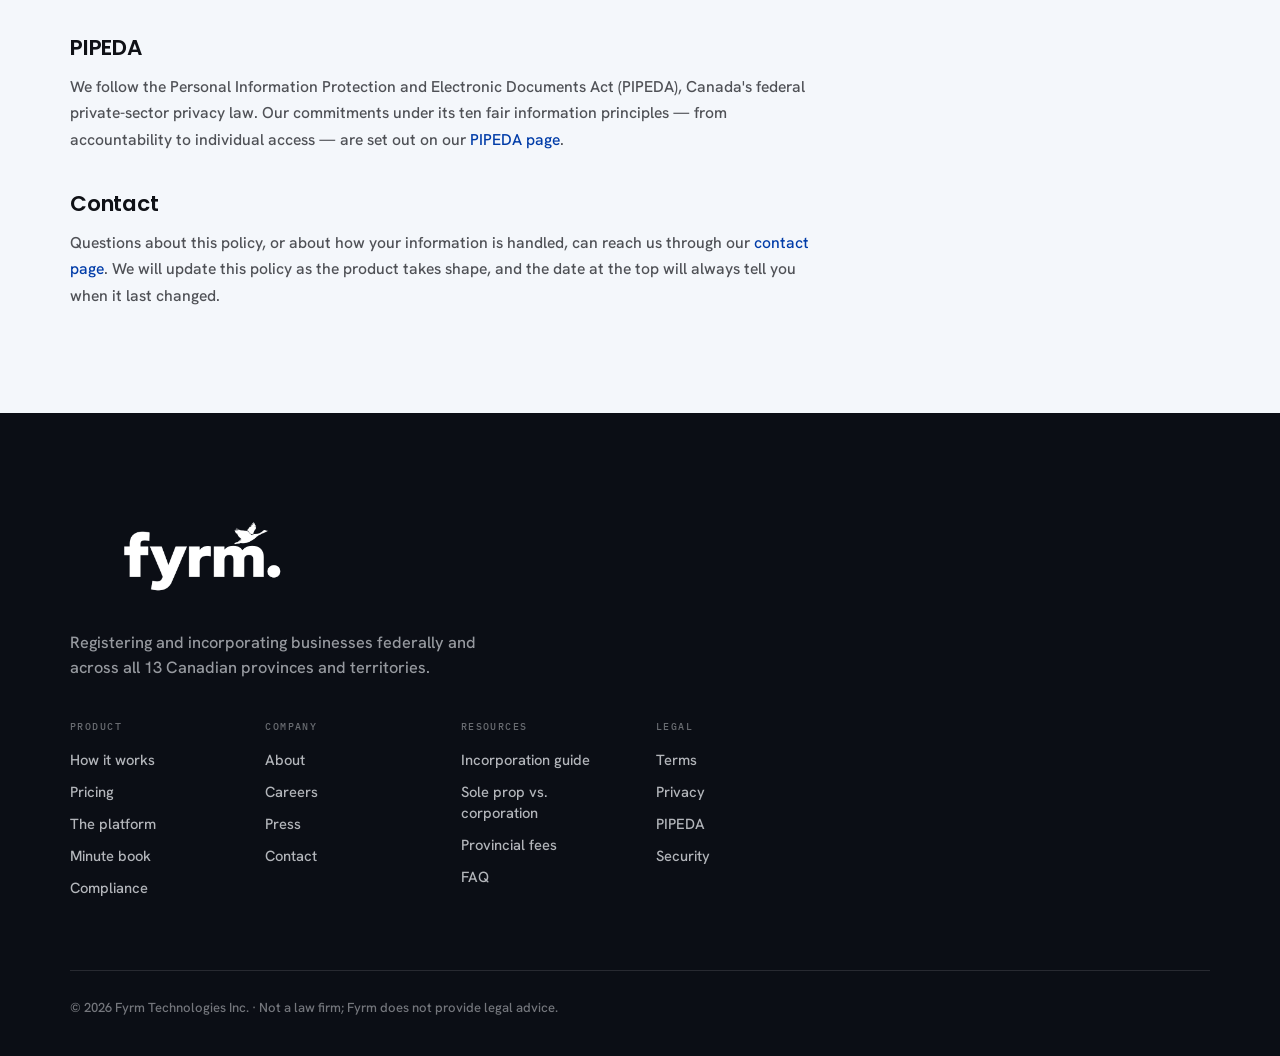
<file: privacy.html>
<!DOCTYPE html>
<html lang="en">
<head>
<meta charset="utf-8">
<meta name="viewport" content="width=device-width, initial-scale=1">
<title>Fyrm — Privacy policy</title>
<meta name="description" content="How Fyrm handles personal information — what we collect, how we use it, what we never do, and our commitments under PIPEDA, Canada's privacy law.">
<meta name="theme-color" content="#F4F7FB">
<link rel="icon" href="assets/favicon.svg" type="image/svg+xml">
<link rel="icon" href="assets/favicon.ico" sizes="48x48">
<link rel="icon" href="assets/favicon-32.png" type="image/png" sizes="32x32">
<link rel="apple-touch-icon" href="assets/apple-touch-icon.png">
<!-- canonical + Open Graph tags land here once the domain is decided (CLAUDE.md 5.4) -->
<link rel="preconnect" href="https://fonts.googleapis.com">
<link rel="preconnect" href="https://fonts.gstatic.com" crossorigin>
<link href="https://fonts.googleapis.com/css2?family=Poppins:wght@500;600;700&family=Hanken+Grotesk:wght@400;500;600;700&family=IBM+Plex+Mono:wght@400;500&display=swap" rel="stylesheet">
<link rel="stylesheet" href="css/styles.css">
<script src="js/main.js" defer></script>
</head>
<body>

<div id="fyrm-privacy" class="fyrm-page">

<header class="site-header">
  <div class="header-inner">
    <a href="index.html" aria-label="Fyrm home" class="logo-link"><img src="assets/fyrm-logo.png" alt="Fyrm" class="logo-img" width="866" height="288" decoding="async"></a>
    <nav class="desktop-nav" data-desktop-nav aria-label="Primary">
      <span class="dd">
        <a href="index.html#what-is-fyrm">Fyrm</a>
        <svg class="dd-arrow" width="11" height="11" viewBox="0 0 12 12" fill="none" stroke="currentColor" stroke-width="1.8" aria-hidden="true"><path d="M2.5 4.5L6 8l3.5-3.5"/></svg>
        <span class="dd-menu">
          <span class="dd-menu-inner">
            <a href="blog.html">Blog</a>
            <a href="contact.html">Contact us</a>
          </span>
        </span>
      </span>
      <a href="index.html#process" data-underline class="nav-link">Process</a>
      <a href="pricing.html" data-underline class="nav-link">Pricing</a>
      <a href="partners.html" data-underline class="nav-link">Partners</a>
    </nav>
    <div class="header-actions">
      <a href="pricing.html" data-desktop-nav class="nav-link sign-in">Sign in</a>
      <a href="pricing.html" class="btn btn-blue btn-nav">Launch your Business</a>
      <button class="nav-toggle" data-nav-toggle aria-label="Menu" aria-expanded="false">
        <svg width="18" height="18" viewBox="0 0 18 18" fill="none" stroke="currentColor" stroke-width="1.6" aria-hidden="true"><path d="M2 5h14M2 9h14M2 13h14"/></svg>
      </button>
    </div>
  </div>
  <div class="nav-panel" data-nav-panel>
    <a href="index.html#what-is-fyrm" class="panel-link strong">Fyrm</a>
    <a href="blog.html" class="panel-link sub">Blog</a>
    <a href="contact.html" class="panel-link sub">Contact us</a>
    <a href="index.html#process" class="panel-link">Process</a>
    <a href="pricing.html" class="panel-link">Pricing</a>
    <a href="partners.html" class="panel-link last">Partners</a>
  </div>
</header>

<main>

<!-- ===================== HERO ===================== -->
<section class="ph">
  <div class="ph-inner">
    <p class="ph-eyebrow reveal" style="--d:.04s">Privacy</p>
    <h1 class="ph-title reveal" style="--d:.08s">Privacy policy</h1>
    <p class="ph-sub reveal" style="--d:.16s">How we handle personal information — what we collect, why we collect it, and the choices you have. Written in plain language, like everything else we do.</p>
  </div>
</section>

<!-- ===================== POLICY ===================== -->
<section class="sec-band">
  <div class="section-inner">
    <div class="prose">
      <p class="prose-updated">Last updated: July 2026</p>
      <p><em>This is a pre-launch draft; it will be finalized before public launch.</em></p>

      <h2>The short version</h2>
      <p>We collect as little personal information as possible, use it only to incorporate your business and keep it compliant, and never sell it. This policy belongs to Fyrm Technologies Inc. The sections below spell out exactly what all of that means.</p>

      <h2>What we collect</h2>
      <p>Today, this marketing site collects nothing on its own. It is a set of static pages with no analytics, no tracking cookies, and no forms — reading it sends us no personal information.</p>
      <p>When the Fyrm product launches, this policy will govern the information you provide to use it:</p>
      <ul>
        <li>Account information — your name and the contact details you sign up with.</li>
        <li>Company information — the details needed to run a name search, prepare your articles, and file with Corporations Canada or a provincial or territorial registry, such as your company's name, address, directors, and share structure.</li>
        <li>Records we maintain for you — your minute book, your filed documents, and the deadlines we track on your behalf.</li>
      </ul>

      <h2>How we use information</h2>
      <p>We use personal information for one purpose: providing Fyrm. That means preparing and submitting the government filings you ask for, maintaining your minute book and corporate records, tracking your deadlines so you never miss a filing again, and supporting you when you have questions. Your information goes to a government registry only as part of a filing you have asked us to make.</p>

      <h2>What we never do</h2>
      <p>We never sell personal information. We do not rent it, trade it, or share it with third parties for their own marketing. That will not change.</p>

      <h2>Retention &amp; access</h2>
      <p>Corporate records exist to be kept — so we retain your filings and minute book for as long as you use Fyrm, and afterwards for as long as the law requires. Beyond that, we keep personal information only as long as it is needed for the purposes above.</p>
      <p>You can ask us what personal information we hold about you, ask us to correct it, or ask us to delete anything we are not legally required to keep. Reach us through our <a href="contact.html">contact page</a> and we will respond.</p>

      <h2>PIPEDA</h2>
      <p>We follow the Personal Information Protection and Electronic Documents Act (PIPEDA), Canada's federal private-sector privacy law. Our commitments under its ten fair information principles — from accountability to individual access — are set out on our <a href="pipeda.html">PIPEDA page</a>.</p>

      <h2>Contact</h2>
      <p>Questions about this policy, or about how your information is handled, can reach us through our <a href="contact.html">contact page</a>. We will update this policy as the product takes shape, and the date at the top will always tell you when it last changed.</p>
    </div>
  </div>
</section>

</main>

<!-- ===================== FOOTER ===================== -->
<footer class="site-footer">
  <div class="footer-inner">
    <img src="assets/fyrm-logo.png" alt="Fyrm" class="footer-logo" width="866" height="288" loading="lazy" decoding="async">
    <div class="footer-grid">
      <div class="footer-blurb">
        <p>Registering and incorporating businesses federally and across all 13 Canadian provinces and territories.</p>
      </div>
      <div>
        <div class="footer-heading">Product</div>
        <ul>
          <li><a href="how-it-works.html" data-underline>How it works</a></li>
          <li><a href="pricing.html" data-underline>Pricing</a></li>
          <li><a href="platform.html" data-underline>The platform</a></li>
          <li><a href="platform.html#minute-book" data-underline>Minute book</a></li>
          <li><a href="platform.html#compliance" data-underline>Compliance</a></li>
        </ul>
      </div>
      <div>
        <div class="footer-heading">Company</div>
        <ul>
          <li><a href="about.html" data-underline>About</a></li>
          <li><a href="about.html#careers" data-underline>Careers</a></li>
          <li><a href="about.html#press" data-underline>Press</a></li>
          <li><a href="contact.html" data-underline>Contact</a></li>
        </ul>
      </div>
      <div>
        <div class="footer-heading">Resources</div>
        <ul>
          <li><a href="how-it-works.html" data-underline>Incorporation guide</a></li>
          <li><a href="faq.html#sole-prop-vs-corporation" data-underline>Sole prop vs. corporation</a></li>
          <li><a href="pricing.html#fees" data-underline>Provincial fees</a></li>
          <li><a href="faq.html" data-underline>FAQ</a></li>
        </ul>
      </div>
      <div>
        <div class="footer-heading">Legal</div>
        <ul>
          <li><a href="terms.html" data-underline>Terms</a></li>
          <li><a href="privacy.html" data-underline>Privacy</a></li>
          <li><a href="pipeda.html" data-underline>PIPEDA</a></li>
          <li><a href="security.html" data-underline>Security</a></li>
        </ul>
      </div>
    </div>
    <div class="footer-bottom">
      <div class="footer-copy">© 2026 Fyrm Technologies Inc. · Not a law firm; Fyrm does not provide legal advice.</div>
    </div>
  </div>
</footer>

</div>

</body>
</html>
</file>
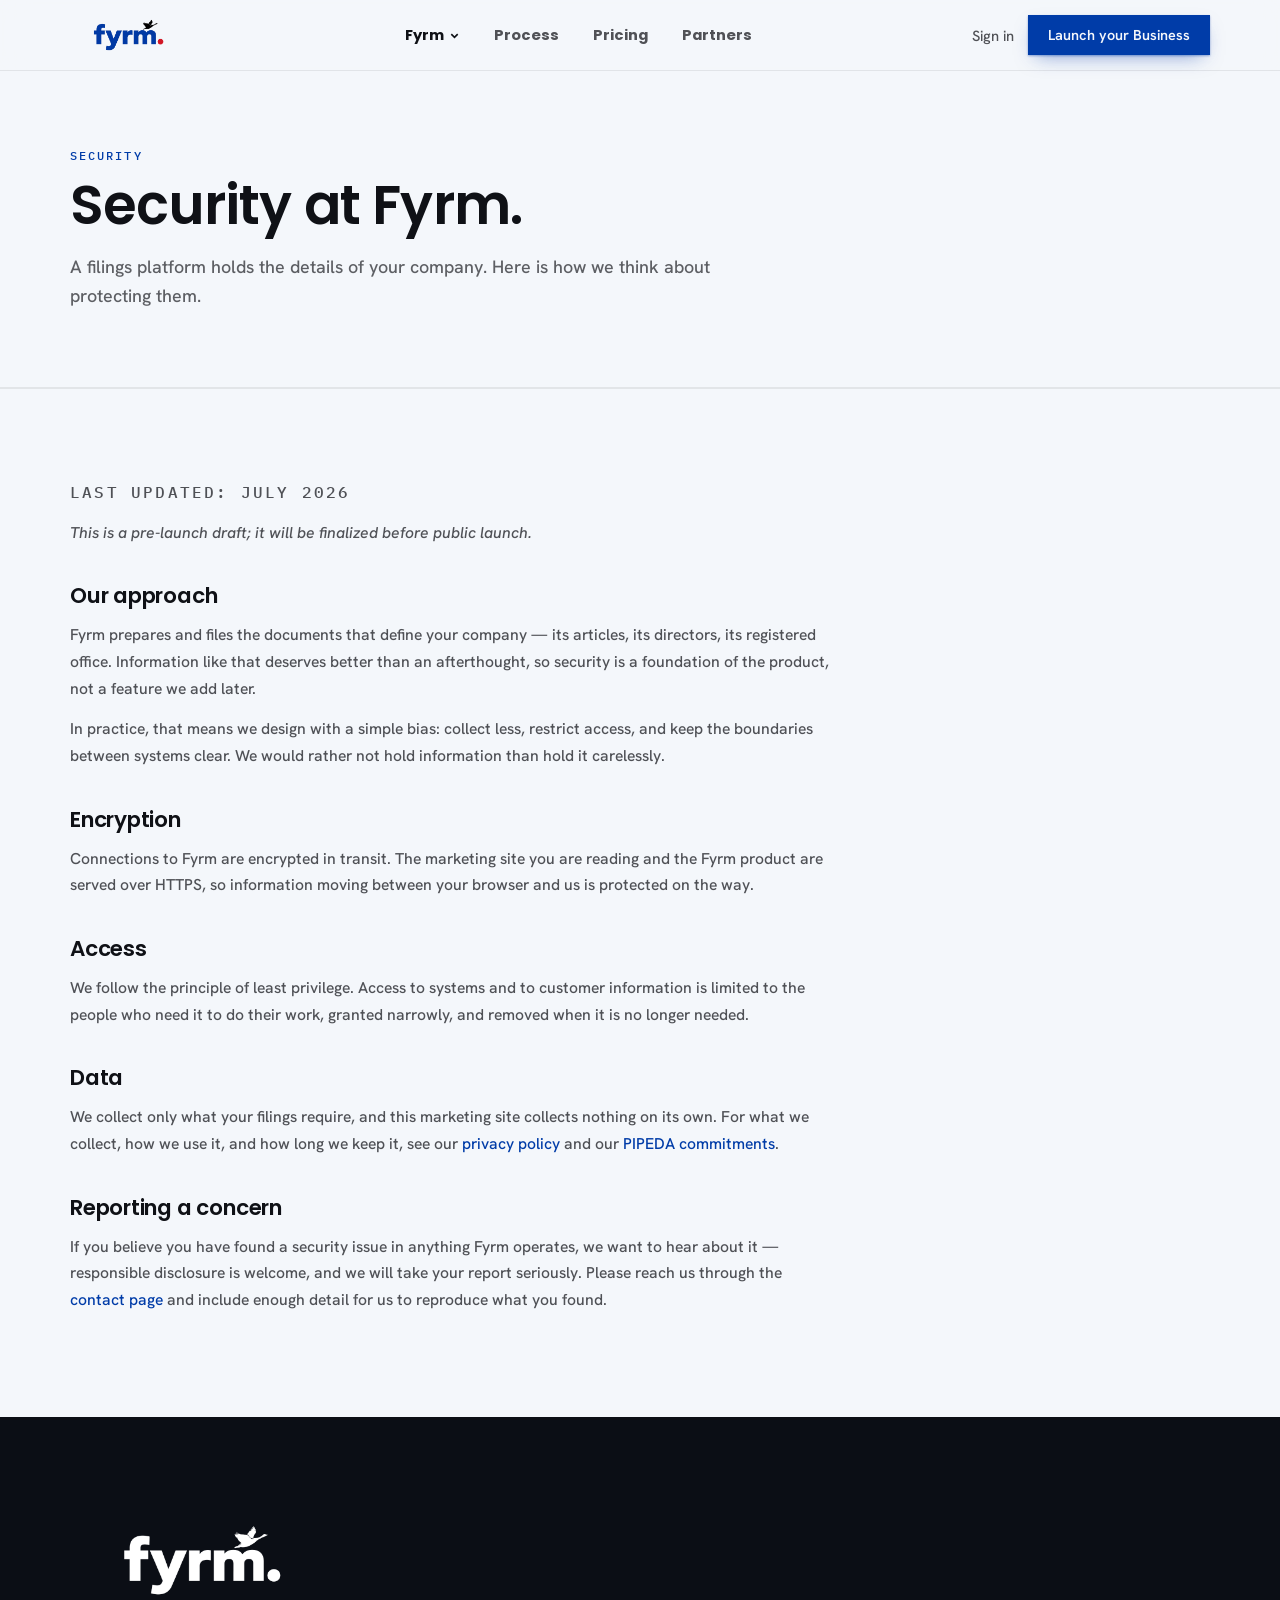
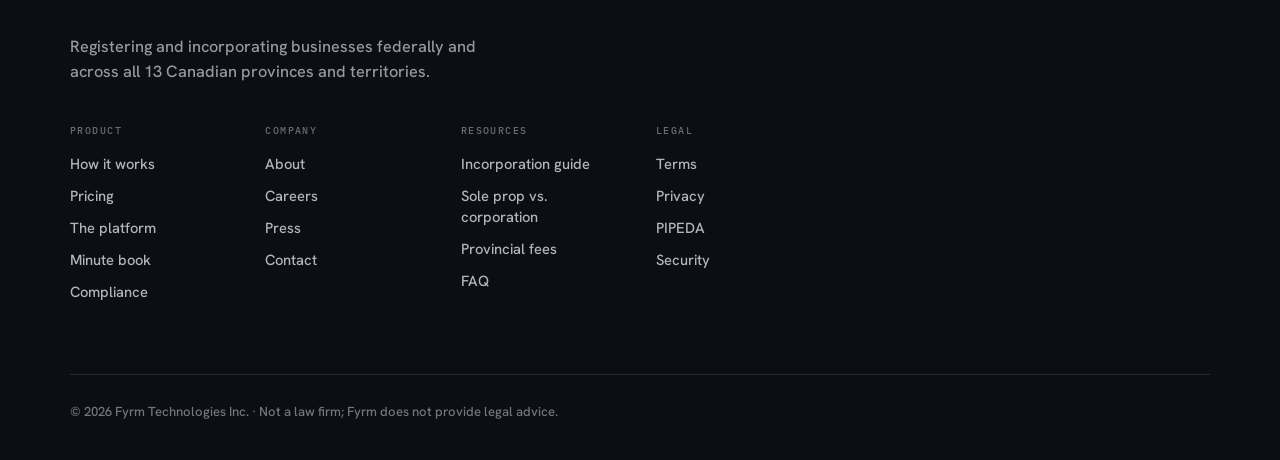
<file: security.html>
<!DOCTYPE html>
<html lang="en">
<head>
<meta charset="utf-8">
<meta name="viewport" content="width=device-width, initial-scale=1">
<title>Fyrm — Security</title>
<meta name="description" content="How Fyrm protects your company's information — encrypted connections, least-privilege access, and limited data collection. Security is a foundation of a filings product.">
<meta name="theme-color" content="#F4F7FB">
<link rel="icon" href="assets/favicon.svg" type="image/svg+xml">
<link rel="icon" href="assets/favicon.ico" sizes="48x48">
<link rel="icon" href="assets/favicon-32.png" type="image/png" sizes="32x32">
<link rel="apple-touch-icon" href="assets/apple-touch-icon.png">
<!-- canonical + Open Graph tags land here once the domain is decided (CLAUDE.md 5.4) -->
<link rel="preconnect" href="https://fonts.googleapis.com">
<link rel="preconnect" href="https://fonts.gstatic.com" crossorigin>
<link href="https://fonts.googleapis.com/css2?family=Poppins:wght@500;600;700&family=Hanken+Grotesk:wght@400;500;600;700&family=IBM+Plex+Mono:wght@400;500&display=swap" rel="stylesheet">
<link rel="stylesheet" href="css/styles.css">
<script src="js/main.js" defer></script>
</head>
<body>

<div id="fyrm-security" class="fyrm-page">

<header class="site-header">
  <div class="header-inner">
    <a href="index.html" aria-label="Fyrm home" class="logo-link"><img src="assets/fyrm-logo.png" alt="Fyrm" class="logo-img" width="866" height="288" decoding="async"></a>
    <nav class="desktop-nav" data-desktop-nav aria-label="Primary">
      <span class="dd">
        <a href="index.html#what-is-fyrm">Fyrm</a>
        <svg class="dd-arrow" width="11" height="11" viewBox="0 0 12 12" fill="none" stroke="currentColor" stroke-width="1.8" aria-hidden="true"><path d="M2.5 4.5L6 8l3.5-3.5"/></svg>
        <span class="dd-menu">
          <span class="dd-menu-inner">
            <a href="blog.html">Blog</a>
            <a href="contact.html">Contact us</a>
          </span>
        </span>
      </span>
      <a href="index.html#process" data-underline class="nav-link">Process</a>
      <a href="pricing.html" data-underline class="nav-link">Pricing</a>
      <a href="partners.html" data-underline class="nav-link">Partners</a>
    </nav>
    <div class="header-actions">
      <a href="pricing.html" data-desktop-nav class="nav-link sign-in">Sign in</a>
      <a href="pricing.html" class="btn btn-blue btn-nav">Launch your Business</a>
      <button class="nav-toggle" data-nav-toggle aria-label="Menu" aria-expanded="false">
        <svg width="18" height="18" viewBox="0 0 18 18" fill="none" stroke="currentColor" stroke-width="1.6" aria-hidden="true"><path d="M2 5h14M2 9h14M2 13h14"/></svg>
      </button>
    </div>
  </div>
  <div class="nav-panel" data-nav-panel>
    <a href="index.html#what-is-fyrm" class="panel-link strong">Fyrm</a>
    <a href="blog.html" class="panel-link sub">Blog</a>
    <a href="contact.html" class="panel-link sub">Contact us</a>
    <a href="index.html#process" class="panel-link">Process</a>
    <a href="pricing.html" class="panel-link">Pricing</a>
    <a href="partners.html" class="panel-link last">Partners</a>
  </div>
</header>

<main>

<!-- ===================== PAGE HERO ===================== -->
<section class="ph">
  <div class="ph-inner">
    <p class="ph-eyebrow reveal" style="--d:.04s">Security</p>
    <h1 class="ph-title reveal" style="--d:.08s">Security at Fyrm.</h1>
    <p class="ph-sub reveal" style="--d:.16s">A filings platform holds the details of your company. Here is how we think about protecting them.</p>
  </div>
</section>

<!-- ===================== SECURITY PROSE ===================== -->
<section class="sec-band">
  <div class="section-inner">
    <div class="prose">
      <p class="prose-updated">Last updated: July 2026</p>
      <p><em>This is a pre-launch draft; it will be finalized before public launch.</em></p>

      <h2>Our approach</h2>
      <p>Fyrm prepares and files the documents that define your company — its articles, its directors, its registered office. Information like that deserves better than an afterthought, so security is a foundation of the product, not a feature we add later.</p>
      <p>In practice, that means we design with a simple bias: collect less, restrict access, and keep the boundaries between systems clear. We would rather not hold information than hold it carelessly.</p>

      <h2>Encryption</h2>
      <p>Connections to Fyrm are encrypted in transit. The marketing site you are reading and the Fyrm product are served over HTTPS, so information moving between your browser and us is protected on the way.</p>

      <h2>Access</h2>
      <p>We follow the principle of least privilege. Access to systems and to customer information is limited to the people who need it to do their work, granted narrowly, and removed when it is no longer needed.</p>

      <h2>Data</h2>
      <p>We collect only what your filings require, and this marketing site collects nothing on its own. For what we collect, how we use it, and how long we keep it, see our <a href="privacy.html" data-underline>privacy policy</a> and our <a href="pipeda.html" data-underline>PIPEDA commitments</a>.</p>

      <h2>Reporting a concern</h2>
      <p>If you believe you have found a security issue in anything Fyrm operates, we want to hear about it — responsible disclosure is welcome, and we will take your report seriously. Please reach us through the <a href="contact.html" data-underline>contact page</a> and include enough detail for us to reproduce what you found.</p>
    </div>
  </div>
</section>

</main>

<!-- ===================== FOOTER ===================== -->
<footer class="site-footer">
  <div class="footer-inner">
    <img src="assets/fyrm-logo.png" alt="Fyrm" class="footer-logo" width="866" height="288" loading="lazy" decoding="async">
    <div class="footer-grid">
      <div class="footer-blurb">
        <p>Registering and incorporating businesses federally and across all 13 Canadian provinces and territories.</p>
      </div>
      <div>
        <div class="footer-heading">Product</div>
        <ul>
          <li><a href="how-it-works.html" data-underline>How it works</a></li>
          <li><a href="pricing.html" data-underline>Pricing</a></li>
          <li><a href="platform.html" data-underline>The platform</a></li>
          <li><a href="platform.html#minute-book" data-underline>Minute book</a></li>
          <li><a href="platform.html#compliance" data-underline>Compliance</a></li>
        </ul>
      </div>
      <div>
        <div class="footer-heading">Company</div>
        <ul>
          <li><a href="about.html" data-underline>About</a></li>
          <li><a href="about.html#careers" data-underline>Careers</a></li>
          <li><a href="about.html#press" data-underline>Press</a></li>
          <li><a href="contact.html" data-underline>Contact</a></li>
        </ul>
      </div>
      <div>
        <div class="footer-heading">Resources</div>
        <ul>
          <li><a href="how-it-works.html" data-underline>Incorporation guide</a></li>
          <li><a href="faq.html#sole-prop-vs-corporation" data-underline>Sole prop vs. corporation</a></li>
          <li><a href="pricing.html#fees" data-underline>Provincial fees</a></li>
          <li><a href="faq.html" data-underline>FAQ</a></li>
        </ul>
      </div>
      <div>
        <div class="footer-heading">Legal</div>
        <ul>
          <li><a href="terms.html" data-underline>Terms</a></li>
          <li><a href="privacy.html" data-underline>Privacy</a></li>
          <li><a href="pipeda.html" data-underline>PIPEDA</a></li>
          <li><a href="security.html" data-underline>Security</a></li>
        </ul>
      </div>
    </div>
    <div class="footer-bottom">
      <div class="footer-copy">© 2026 Fyrm Technologies Inc. · Not a law firm; Fyrm does not provide legal advice.</div>
    </div>
  </div>
</footer>

</div>

</body>
</html>
</file>
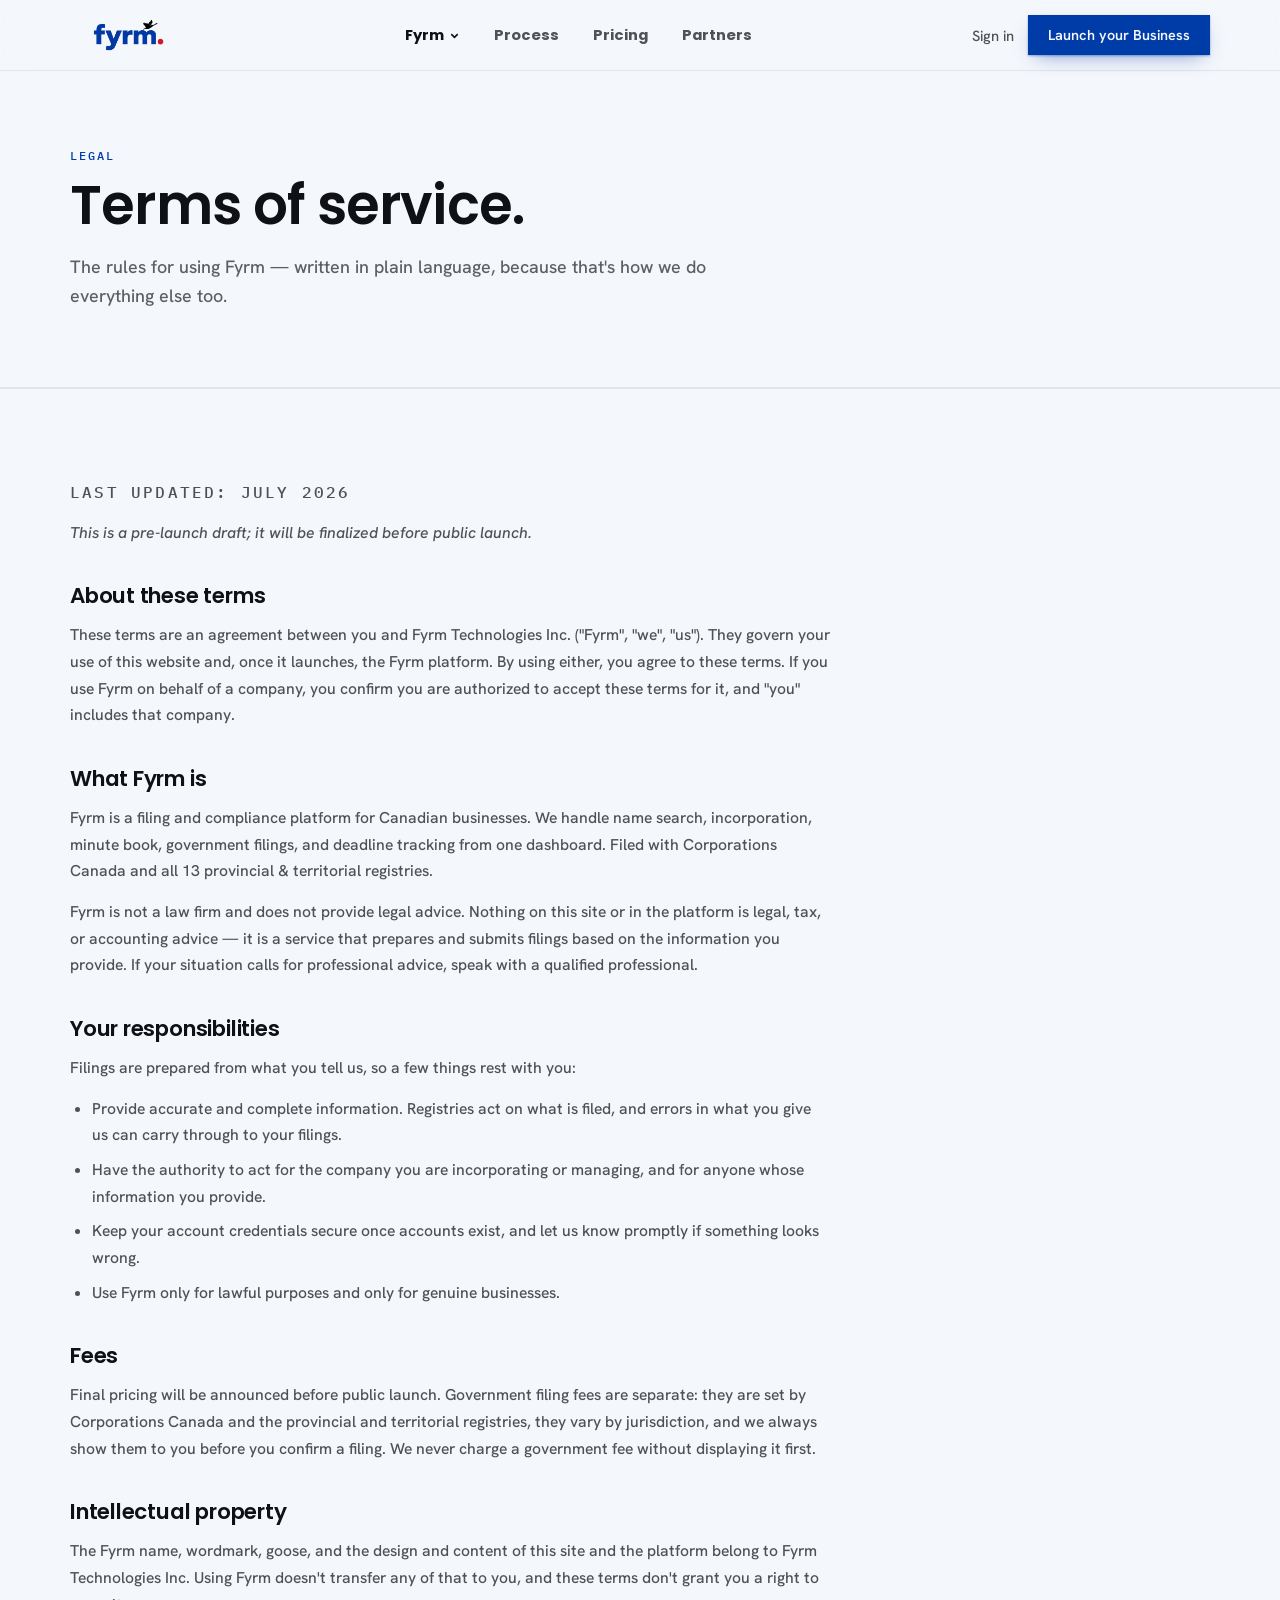
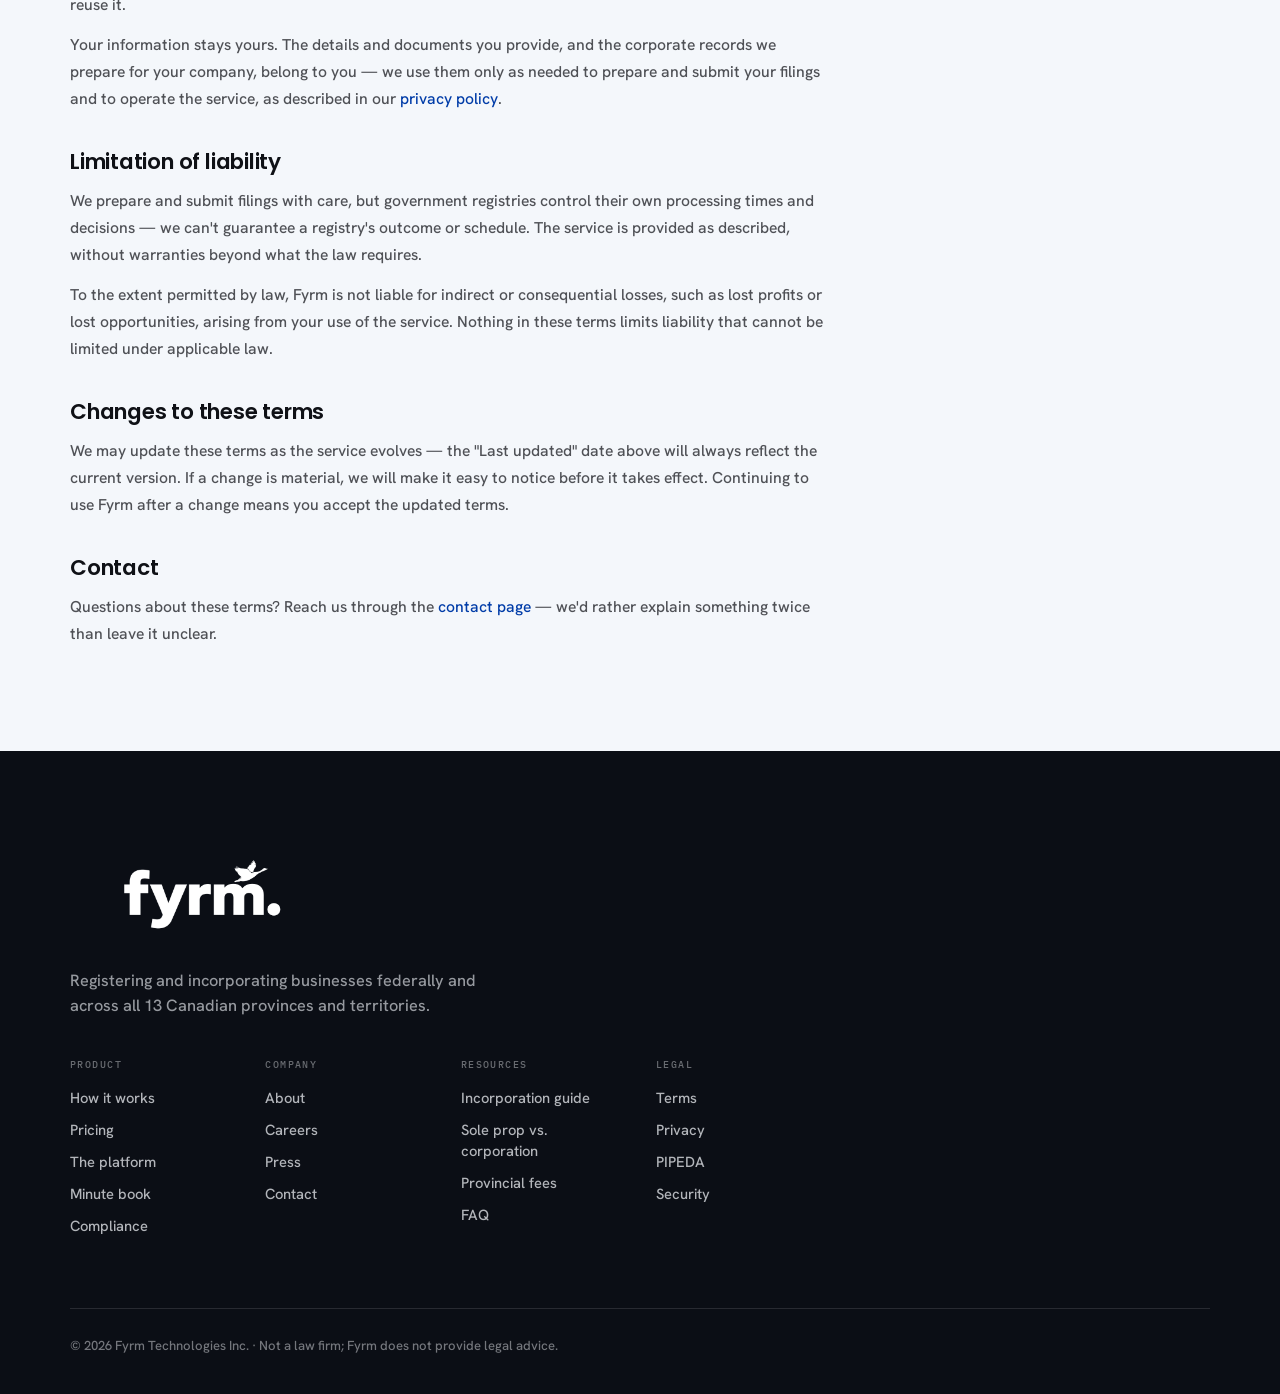
<file: terms.html>
<!DOCTYPE html>
<html lang="en">
<head>
<meta charset="utf-8">
<meta name="viewport" content="width=device-width, initial-scale=1">
<title>Fyrm — Terms of service</title>
<meta name="description" content="The terms of service for Fyrm, the Canadian incorporation and compliance platform from Fyrm Technologies Inc. — written in plain language.">
<meta name="theme-color" content="#F4F7FB">
<link rel="icon" href="assets/favicon.svg" type="image/svg+xml">
<link rel="icon" href="assets/favicon.ico" sizes="48x48">
<link rel="icon" href="assets/favicon-32.png" type="image/png" sizes="32x32">
<link rel="apple-touch-icon" href="assets/apple-touch-icon.png">
<!-- canonical + Open Graph tags land here once the domain is decided (CLAUDE.md 5.4) -->
<link rel="preconnect" href="https://fonts.googleapis.com">
<link rel="preconnect" href="https://fonts.gstatic.com" crossorigin>
<link href="https://fonts.googleapis.com/css2?family=Poppins:wght@500;600;700&family=Hanken+Grotesk:wght@400;500;600;700&family=IBM+Plex+Mono:wght@400;500&display=swap" rel="stylesheet">
<link rel="stylesheet" href="css/styles.css">
<script src="js/main.js" defer></script>
</head>
<body>

<div id="fyrm-terms" class="fyrm-page">

<header class="site-header">
  <div class="header-inner">
    <a href="index.html" aria-label="Fyrm home" class="logo-link"><img src="assets/fyrm-logo.png" alt="Fyrm" class="logo-img" width="866" height="288" decoding="async"></a>
    <nav class="desktop-nav" data-desktop-nav aria-label="Primary">
      <span class="dd">
        <a href="index.html#what-is-fyrm">Fyrm</a>
        <svg class="dd-arrow" width="11" height="11" viewBox="0 0 12 12" fill="none" stroke="currentColor" stroke-width="1.8" aria-hidden="true"><path d="M2.5 4.5L6 8l3.5-3.5"/></svg>
        <span class="dd-menu">
          <span class="dd-menu-inner">
            <a href="blog.html">Blog</a>
            <a href="contact.html">Contact us</a>
          </span>
        </span>
      </span>
      <a href="index.html#process" data-underline class="nav-link">Process</a>
      <a href="pricing.html" data-underline class="nav-link">Pricing</a>
      <a href="partners.html" data-underline class="nav-link">Partners</a>
    </nav>
    <div class="header-actions">
      <a href="pricing.html" data-desktop-nav class="nav-link sign-in">Sign in</a>
      <a href="pricing.html" class="btn btn-blue btn-nav">Launch your Business</a>
      <button class="nav-toggle" data-nav-toggle aria-label="Menu" aria-expanded="false">
        <svg width="18" height="18" viewBox="0 0 18 18" fill="none" stroke="currentColor" stroke-width="1.6" aria-hidden="true"><path d="M2 5h14M2 9h14M2 13h14"/></svg>
      </button>
    </div>
  </div>
  <div class="nav-panel" data-nav-panel>
    <a href="index.html#what-is-fyrm" class="panel-link strong">Fyrm</a>
    <a href="blog.html" class="panel-link sub">Blog</a>
    <a href="contact.html" class="panel-link sub">Contact us</a>
    <a href="index.html#process" class="panel-link">Process</a>
    <a href="pricing.html" class="panel-link">Pricing</a>
    <a href="partners.html" class="panel-link last">Partners</a>
  </div>
</header>

<main>

<!-- ===================== PAGE HERO ===================== -->
<section class="ph">
  <div class="ph-inner">
    <p class="ph-eyebrow reveal" style="--d:.04s">Legal</p>
    <h1 class="ph-title reveal" style="--d:.08s">Terms of service.</h1>
    <p class="ph-sub reveal" style="--d:.16s">The rules for using Fyrm — written in plain language, because that's how we do everything else too.</p>
  </div>
</section>

<!-- ===================== TERMS ===================== -->
<section class="sec-band">
  <div class="section-inner">
    <div class="prose">
      <p class="prose-updated">Last updated: July 2026</p>
      <p><em>This is a pre-launch draft; it will be finalized before public launch.</em></p>

      <h2>About these terms</h2>
      <p>These terms are an agreement between you and Fyrm Technologies Inc. ("Fyrm", "we", "us"). They govern your use of this website and, once it launches, the Fyrm platform. By using either, you agree to these terms. If you use Fyrm on behalf of a company, you confirm you are authorized to accept these terms for it, and "you" includes that company.</p>

      <h2>What Fyrm is</h2>
      <p>Fyrm is a filing and compliance platform for Canadian businesses. We handle name search, incorporation, minute book, government filings, and deadline tracking from one dashboard. Filed with Corporations Canada and all 13 provincial &amp; territorial registries.</p>
      <p>Fyrm is not a law firm and does not provide legal advice. Nothing on this site or in the platform is legal, tax, or accounting advice — it is a service that prepares and submits filings based on the information you provide. If your situation calls for professional advice, speak with a qualified professional.</p>

      <h2>Your responsibilities</h2>
      <p>Filings are prepared from what you tell us, so a few things rest with you:</p>
      <ul>
        <li>Provide accurate and complete information. Registries act on what is filed, and errors in what you give us can carry through to your filings.</li>
        <li>Have the authority to act for the company you are incorporating or managing, and for anyone whose information you provide.</li>
        <li>Keep your account credentials secure once accounts exist, and let us know promptly if something looks wrong.</li>
        <li>Use Fyrm only for lawful purposes and only for genuine businesses.</li>
      </ul>

      <h2>Fees</h2>
      <p>Final pricing will be announced before public launch. Government filing fees are separate: they are set by Corporations Canada and the provincial and territorial registries, they vary by jurisdiction, and we always show them to you before you confirm a filing. We never charge a government fee without displaying it first.</p>

      <h2>Intellectual property</h2>
      <p>The Fyrm name, wordmark, goose, and the design and content of this site and the platform belong to Fyrm Technologies Inc. Using Fyrm doesn't transfer any of that to you, and these terms don't grant you a right to reuse it.</p>
      <p>Your information stays yours. The details and documents you provide, and the corporate records we prepare for your company, belong to you — we use them only as needed to prepare and submit your filings and to operate the service, as described in our <a href="privacy.html">privacy policy</a>.</p>

      <h2>Limitation of liability</h2>
      <p>We prepare and submit filings with care, but government registries control their own processing times and decisions — we can't guarantee a registry's outcome or schedule. The service is provided as described, without warranties beyond what the law requires.</p>
      <p>To the extent permitted by law, Fyrm is not liable for indirect or consequential losses, such as lost profits or lost opportunities, arising from your use of the service. Nothing in these terms limits liability that cannot be limited under applicable law.</p>

      <h2>Changes to these terms</h2>
      <p>We may update these terms as the service evolves — the "Last updated" date above will always reflect the current version. If a change is material, we will make it easy to notice before it takes effect. Continuing to use Fyrm after a change means you accept the updated terms.</p>

      <h2>Contact</h2>
      <p>Questions about these terms? Reach us through the <a href="contact.html">contact page</a> — we'd rather explain something twice than leave it unclear.</p>
    </div>
  </div>
</section>

</main>

<!-- ===================== FOOTER ===================== -->
<footer class="site-footer">
  <div class="footer-inner">
    <img src="assets/fyrm-logo.png" alt="Fyrm" class="footer-logo" width="866" height="288" loading="lazy" decoding="async">
    <div class="footer-grid">
      <div class="footer-blurb">
        <p>Registering and incorporating businesses federally and across all 13 Canadian provinces and territories.</p>
      </div>
      <div>
        <div class="footer-heading">Product</div>
        <ul>
          <li><a href="how-it-works.html" data-underline>How it works</a></li>
          <li><a href="pricing.html" data-underline>Pricing</a></li>
          <li><a href="platform.html" data-underline>The platform</a></li>
          <li><a href="platform.html#minute-book" data-underline>Minute book</a></li>
          <li><a href="platform.html#compliance" data-underline>Compliance</a></li>
        </ul>
      </div>
      <div>
        <div class="footer-heading">Company</div>
        <ul>
          <li><a href="about.html" data-underline>About</a></li>
          <li><a href="about.html#careers" data-underline>Careers</a></li>
          <li><a href="about.html#press" data-underline>Press</a></li>
          <li><a href="contact.html" data-underline>Contact</a></li>
        </ul>
      </div>
      <div>
        <div class="footer-heading">Resources</div>
        <ul>
          <li><a href="how-it-works.html" data-underline>Incorporation guide</a></li>
          <li><a href="faq.html#sole-prop-vs-corporation" data-underline>Sole prop vs. corporation</a></li>
          <li><a href="pricing.html#fees" data-underline>Provincial fees</a></li>
          <li><a href="faq.html" data-underline>FAQ</a></li>
        </ul>
      </div>
      <div>
        <div class="footer-heading">Legal</div>
        <ul>
          <li><a href="terms.html" data-underline>Terms</a></li>
          <li><a href="privacy.html" data-underline>Privacy</a></li>
          <li><a href="pipeda.html" data-underline>PIPEDA</a></li>
          <li><a href="security.html" data-underline>Security</a></li>
        </ul>
      </div>
    </div>
    <div class="footer-bottom">
      <div class="footer-copy">© 2026 Fyrm Technologies Inc. · Not a law firm; Fyrm does not provide legal advice.</div>
    </div>
  </div>
</footer>

</div>

</body>
</html>
</file>
<file: css/styles.css>
/* ============ Fyrm — shared design system ============ */
/* CANONICAL here; the future app repo will carry a synced copy. See CLAUDE.md. */

:root{
  /* core palette */
  --blue:#003CA8;
  --blue-dark:#002f86;
  --red:#D81824;
  --red-dark:#b31220;
  --ink:#0F1116;
  --bg:#F4F7FB;
  --surface:#FFFFFF;
  --footer-bg:#0B0E15;
  --path:#a3add9;          /* dashed flight-path motif */
  --ease:cubic-bezier(.22,1,.36,1);
  /* ink-alpha scale: rgba(15,17,22,x) = --ink at x opacity */
  --ink-a02:rgba(15,17,22,.02);
  --ink-a07:rgba(15,17,22,.07);
  --ink-a08:rgba(15,17,22,.08);
  --ink-a10:rgba(15,17,22,.1);
  --ink-a14:rgba(15,17,22,.14);
  --ink-a16:rgba(15,17,22,.16);
  --ink-a40:rgba(15,17,22,.4);
  --ink-a45:rgba(15,17,22,.45);
  --ink-a50:rgba(15,17,22,.5);
  --ink-a62:rgba(15,17,22,.62);
  --ink-a66:rgba(15,17,22,.66);
  --ink-a70:rgba(15,17,22,.7);
  --ink-a72:rgba(15,17,22,.72);
  --ink-a75:rgba(15,17,22,.75);
  /* footer-alpha scale: rgba(244,247,251,x) = --bg at x opacity */
  --bg-a12:rgba(244,247,251,.12);
  --bg-a30:rgba(244,247,251,.3);
  --bg-a40:rgba(244,247,251,.4);
  --bg-a45:rgba(244,247,251,.45);
  --bg-a55:rgba(244,247,251,.55);
  --bg-a60:rgba(244,247,251,.6);
  --bg-a72:rgba(244,247,251,.72);
  --bg-a82:rgba(244,247,251,.82);
  /* colored button shadows (part of the look, never soften) */
  --shadow-btn-nav:0 1px 2px rgba(0,60,168,.4),0 8px 20px -8px rgba(0,60,168,.5);
  --shadow-btn-hero:0 2px 4px rgba(0,60,168,.35),0 14px 30px -10px rgba(0,60,168,.55);
  --shadow-btn-cta:0 2px 4px rgba(0,60,168,.35),0 16px 34px -12px rgba(0,60,168,.55);
  --shadow-btn-red:0 2px 4px rgba(216,24,36,.35),0 16px 34px -12px rgba(216,24,36,.55);
}

*{box-sizing:border-box}
html{-webkit-text-size-adjust:100%;scroll-behavior:smooth}
body{margin:0;background:var(--bg);color:var(--ink);font-weight:500;font-family:'Hanken Grotesk',system-ui,-apple-system,sans-serif;-webkit-font-smoothing:antialiased;text-rendering:optimizeLegibility}
img{max-width:100%;display:block}
a{color:inherit;text-decoration:none}
::selection{background:var(--blue);color:var(--bg)}

a:focus-visible,button:focus-visible{outline:2px solid var(--blue);outline-offset:3px}
.site-footer a:focus-visible{outline-color:var(--bg)}

#fyrm-home{overflow-x:hidden}
.fyrm-page{overflow-x:hidden}

/* ---------- shared ---------- */
.section-inner{max-width:1220px;margin:0 auto;padding:clamp(56px,7vw,96px) clamp(20px,5vw,40px)}

[data-underline]{background-image:linear-gradient(var(--blue),var(--blue));background-size:0% 1.5px;background-position:0 100%;background-repeat:no-repeat;transition:background-size .5s var(--ease)}
[data-underline]:hover{background-size:100% 1.5px}

.btn{display:inline-flex;align-items:center;gap:9px;font-weight:600;transition:background .35s var(--ease),border-color .35s var(--ease),transform .35s var(--ease)}
.btn svg{transition:transform .35s var(--ease)}
.btn:hover svg{transform:translateX(3px)}
.btn-blue{background:var(--blue);color:var(--bg)}
.btn-blue:hover{background:var(--blue-dark)}
.btn-red{background:var(--red);color:var(--bg);font-family:'Poppins',sans-serif;font-size:1.05rem;padding:16px 34px;gap:10px;box-shadow:var(--shadow-btn-red)}
.btn-red:hover{background:var(--red-dark)}
.btn-lift:hover{transform:translateY(-2px)}
.btn-nav{gap:8px;padding:11px 20px;font-size:.9rem;box-shadow:var(--shadow-btn-nav)}
.btn-hero{padding:15px 26px;font-size:1rem;box-shadow:var(--shadow-btn-hero)}
.btn-ghost{padding:15px 22px;font-size:1rem;color:var(--ink);border:1px solid var(--ink-a16)}
.btn-ghost:hover{border-color:var(--ink-a40);background:var(--ink-a02)}
.btn-marquee{font-family:'Poppins',sans-serif;font-size:1rem;padding:14px 28px;gap:10px;box-shadow:var(--shadow-btn-cta)}

/* scroll reveal — visible by default; only hidden when main.js has run
   (it stamps .js on <html>). Never gate above-the-fold content on JS alone. */
.reveal{opacity:1;transform:none}
.js .reveal{opacity:0;transform:translateY(24px);transition:opacity .95s var(--ease) var(--d,0s),transform .95s var(--ease) var(--d,0s)}
.js .reveal.shown{opacity:1;transform:none}
/* premium motion: dashes flow along every flight path; geese drift */
@keyframes dash-flow{to{stroke-dashoffset:-56}}
.hero-sweep path,.hl-squiggle path,.ph-sweep path,.step-path svg path,.sec-sweep path{animation:dash-flow 5s linear infinite}
@keyframes goose-drift{0%,100%{transform:translateY(0)}50%{transform:translateY(-7px)}}
.step-path img,.hl-goose{animation:goose-drift 4.5s ease-in-out infinite}

@media (prefers-reduced-motion:reduce){
  html{scroll-behavior:auto}
  .js .reveal{opacity:1;transform:none;transition:none}
  .hero-sweep path,.hl-squiggle path,.ph-sweep path,.step-path svg path,.sec-sweep path,.step-path img,.hl-goose{animation:none}
}
@media print{
  .js .reveal{opacity:1;transform:none;transition:none}
}

/* ---------- header ---------- */
.site-header{position:sticky;top:0;z-index:60;background:var(--bg-a82);backdrop-filter:blur(14px);-webkit-backdrop-filter:blur(14px);border-bottom:1px solid var(--ink-a08)}
.header-inner{max-width:1220px;margin:0 auto;padding:15px clamp(20px,5vw,40px);display:flex;align-items:center;justify-content:space-between;gap:24px}
.logo-link{display:inline-flex;align-items:center;line-height:0}
.logo-img{height:38px;width:auto;display:block}

.desktop-nav{display:flex;align-items:center;gap:34px}
.desktop-nav a,.nav-panel a{font-weight:700;font-family:'Poppins',sans-serif}
.desktop-nav a{font-size:.92rem;color:var(--ink)}
.desktop-nav .nav-link{color:var(--ink-a72)}
.header-actions{display:flex;align-items:center;gap:14px}
.header-actions .sign-in{font-size:.92rem;font-weight:500;color:var(--ink-a72)}

/* dropdown */
.dd{position:relative;display:inline-flex;align-items:center;gap:5px}
.dd-arrow{cursor:pointer;transition:transform .3s var(--ease)}
.dd:hover .dd-arrow{transform:rotate(180deg)}
.dd-menu{display:block;position:absolute;top:100%;left:50%;padding-top:10px;z-index:80;opacity:0;visibility:hidden;transform:translateX(-50%) translateY(8px);transition:opacity .45s var(--ease),transform .45s var(--ease),visibility 0s linear .45s;pointer-events:none}
.dd:hover .dd-menu,.dd:focus-within .dd-menu{opacity:1;visibility:visible;transform:translateX(-50%) translateY(0);transition:opacity .45s var(--ease),transform .45s var(--ease),visibility 0s;pointer-events:auto}
.dd-menu-inner{display:flex;flex-direction:column;background:var(--surface);border:1px solid var(--ink-a10);box-shadow:0 18px 40px -18px rgba(15,17,22,.35);padding:6px;min-width:150px}
.dd-menu-inner a{padding:10px 14px;font-size:.9rem;color:var(--ink);transition:background .35s var(--ease)}
.dd-menu-inner a:hover{background:rgba(0,60,168,.1)}

/* mobile nav */
.nav-toggle{display:none;align-items:center;justify-content:center;width:42px;height:42px;border:1px solid var(--ink-a14);background:transparent;cursor:pointer;color:var(--ink)}
.nav-panel{display:none;flex-direction:column;padding:8px clamp(20px,5vw,40px) 20px;gap:4px;border-top:1px solid var(--ink-a08)}
.nav-panel.open{display:flex}
.panel-link{padding:12px 0;font-size:1.05rem;font-weight:500;border-bottom:1px solid var(--ink-a07)}
.panel-link.strong{font-weight:600}
.panel-link.sub{padding-left:16px;font-size:1rem;color:var(--ink-a75)}
.panel-link.last{border-bottom:none}
@media (max-width:880px){
  [data-desktop-nav]{display:none !important}
  .nav-toggle{display:inline-flex}
  .ph-sweep{display:none}
}
@media (min-width:881px){
  .nav-panel{display:none !important}
}

/* ---------- hero ---------- */
.hero{position:relative;overflow:hidden}
.hero-sweep{position:absolute;left:1.2%;top:12%;width:97.6%;height:78.7%;z-index:0;display:block}
.hero-sweep path{fill:none;stroke:var(--path);stroke-width:2.2}
.hero-inner{max-width:1220px;margin:0 auto;position:relative;z-index:1;padding:clamp(44px,6vw,80px) clamp(20px,5vw,40px) clamp(64px,8vw,104px);display:flex;align-items:center}
@media (min-width:881px){
  .hero-inner{min-height:clamp(560px,74vh,770px)}
}
.hero-copy{max-width:620px}
.hero-title{font-family:'Poppins',sans-serif;font-weight:600;font-size:clamp(2.9rem,6.3vw,5rem);line-height:1.02;letter-spacing:-.015em;margin:0 0 26px}
.hero-line{display:block;margin-bottom:6px}
.hero-title > .reveal{display:inline}
.hero-title .hero-line.reveal{display:block}

.hl-canadian{color:var(--red);background:var(--blue);padding:0 .1em;-webkit-box-decoration-break:clone;box-decoration-break:clone;position:relative}
.hl-squiggle{position:absolute;left:361px;top:-92px;width:427px;height:189px;overflow:visible;fill:none;stroke:var(--path);stroke-width:2.2;display:none}
.hl-goose{position:absolute;left:801px;top:-134px;width:50px;height:41px;display:none}
@media (min-width:1100px){
  .hl-squiggle,.hl-goose{display:block}
}

.hero-sub{font-size:1.14rem;line-height:1.62;color:var(--ink-a66);margin:0 0 34px;max-width:520px}
.hero-ctas{display:flex;flex-wrap:wrap;gap:14px;align-items:center}
.hero-note{display:flex;align-items:center;gap:10px;margin:30px 0 0;font-size:.82rem;color:var(--ink-a50)}
.hero-note svg{flex:none}

/* ---------- why us ---------- */
.why{background:var(--bg);border-top:1px solid var(--ink-a08);position:relative;overflow:hidden}
.why .section-inner{position:relative;z-index:1;padding-top:clamp(44px,5vw,68px);padding-bottom:clamp(44px,5vw,68px)}
.why-header{max-width:800px;margin:0 auto clamp(28px,4vw,44px);text-align:center}
.why-badge-row{display:flex;justify-content:center;margin-bottom:18px}
.why-badge{display:inline-flex;align-items:center;background:var(--surface);border:1px solid rgba(0,60,168,.25);border-radius:999px;padding:5px 10px 5px 16px;box-shadow:0 14px 30px -16px rgba(0,60,168,.3)}
.why-badge span{font-family:'Poppins',sans-serif;font-weight:700;font-size:20px;letter-spacing:.06em;word-spacing:-.05em;text-transform:uppercase;color:var(--blue);line-height:1}
.why-badge img{height:36px;width:auto;display:block;margin-left:-14px}
.why-header h2{font-family:'Poppins',sans-serif;font-weight:600;font-size:clamp(1.9rem,3.6vw,2.8rem);line-height:1.1;letter-spacing:-.01em;margin:0 0 16px}
.why-header p{font-family:'Poppins',sans-serif;font-weight:500;font-size:clamp(1rem,1.4vw,1.15rem);line-height:1.6;color:var(--ink-a70);margin:0}

.why-grid{display:grid;grid-template-columns:repeat(auto-fit,minmax(min(240px,100%),1fr));gap:12px;align-items:start}
.why-card{background:var(--surface);border:1px solid var(--ink-a10);display:flex;flex-direction:column;border-radius:12px;overflow:hidden;box-shadow:0 1px 2px var(--ink-a02),0 10px 26px -18px var(--ink-a14);transition:transform .55s var(--ease),box-shadow .55s var(--ease),border-color .55s ease}
.why-card:hover{transform:translateY(-6px);box-shadow:0 24px 44px -20px rgba(0,60,168,.35);border-color:rgba(0,60,168,.45)}
.why-bar{height:4px;width:36px;background:var(--blue);transition:width .6s var(--ease)}
.why-card:hover .why-bar{width:100%}
.why-card-body{padding:28px 24px 26px;display:flex;flex-direction:column;gap:10px;flex:1}
.why-num{font-family:'IBM Plex Mono',monospace;font-size:.68rem;letter-spacing:.18em;color:var(--blue)}
.why-title{font-family:'Poppins',sans-serif;font-weight:600;font-size:1.2rem;line-height:1.25;color:var(--ink)}
.why-text{font-size:.95rem;line-height:1.6;color:var(--ink-a62)}
.why-cta-row{display:flex;justify-content:center;margin-top:clamp(28px,4vw,40px)}

/* accent card — ONE blue card per grid max, the rhythm-breaker */
.why-card-accent{background:var(--blue);border-color:var(--blue)}
.why-card-accent .why-bar{background:var(--red)}
.why-card-accent .why-num{color:var(--bg-a60)}
.why-card-accent .why-title{color:var(--bg)}
.why-card-accent .why-text{color:var(--bg-a72)}
.why-card-accent:hover{border-color:var(--blue)}

/* goose-formation echelon: card grids step down left-to-right on wide screens */
@media (min-width:1100px){
  .why-grid .why-card:nth-child(2){margin-top:26px}
  .why-grid .why-card:nth-child(3){margin-top:52px}
  .why-grid .why-card:nth-child(4){margin-top:78px}
  .plan-grid .plan-card-featured{margin-top:24px}
}

/* ambient dashed arc behind a section's card zone (sections add position:relative) */
.sec-sweep{position:absolute;left:0;top:0;width:100%;height:100%;pointer-events:none}
.sec-sweep path{fill:none;stroke:var(--path);stroke-width:2.2}
.plans{position:relative;overflow:hidden}
.plans .section-inner{position:relative;z-index:1}

/* ---------- trust band (federal-blue brand band, curved edges) ---------- */
.trust{background:var(--blue);color:var(--bg);position:relative;overflow:hidden}
/* curved band edge: bg-colored wave carved into a blue band — softens the color transition */
.band-curve{display:block;width:100%;height:clamp(28px,4vw,52px);color:var(--bg)}
.trust-inner{max-width:1220px;margin:0 auto;padding:clamp(28px,4vw,48px) clamp(20px,5vw,40px);display:flex;flex-direction:column;align-items:center;gap:14px;text-align:center;position:relative;z-index:1}
.trust h2{font-family:'Poppins',sans-serif;font-weight:600;font-size:clamp(1.6rem,3.2vw,2.4rem);line-height:1.1;letter-spacing:-.01em;margin:0}
.trust p{font-family:'Poppins',sans-serif;font-weight:600;font-size:clamp(1.25rem,2vw,1.7rem);line-height:1.45;color:var(--bg-a82);margin:0;max-width:900px}
.accent-red{color:var(--red)}

/* ---------- marquee ---------- */
.marquee-section{background:var(--bg);padding:clamp(28px,4vw,44px) 0}
.marquee{overflow-x:auto;scrollbar-width:none;-ms-overflow-style:none;cursor:grab}
.marquee::-webkit-scrollbar{display:none}
.marquee.dragging{cursor:grabbing}
.marquee-track{display:flex;gap:16px;width:max-content;align-items:flex-start;padding-bottom:8px}
.mq-col{flex:none;display:flex;flex-direction:column;gap:16px}
.mq-tile{flex:none;border-radius:10px;overflow:hidden}
.mq-tile img{width:100%;height:100%;object-fit:cover}
/* white-on-transparent client logos need a brand surface behind them */
.mq-tile-logo{background:var(--blue)}
.mq-tile-logo img{object-fit:contain;padding:20px}
.mq-offset-0{margin-top:0}
.mq-offset-20{margin-top:20px}
.mq-offset-24{margin-top:24px}
.mq-offset-40{margin-top:40px}
.mq-offset-48{margin-top:48px}
.marquee-cta-row{display:flex;justify-content:center;margin-top:clamp(24px,3.5vw,36px)}

/* ---------- footer ---------- */
.site-footer{background:var(--footer-bg);color:var(--bg)}
.footer-inner{max-width:1220px;margin:0 auto;padding:clamp(56px,7vw,90px) clamp(20px,5vw,40px) 40px}
/* the logo asset is blue/ink on transparency — render it white on the dark footer */
.footer-logo{height:107px;width:257px;max-width:100%;object-fit:contain;filter:brightness(0) invert(1)}
.footer-grid{display:grid;grid-template-columns:repeat(auto-fit,minmax(min(150px,100%),1fr));gap:40px 32px;padding-bottom:clamp(48px,6vw,72px)}
.footer-blurb{grid-column:1/-1;max-width:560px;padding-top:20px}
.footer-blurb p{color:var(--bg-a60);font-size:1.02rem;line-height:1.55;margin:0;max-width:440px}
.footer-heading{font-family:'IBM Plex Mono',monospace;font-size:.64rem;letter-spacing:.14em;text-transform:uppercase;color:var(--bg-a40);margin-bottom:16px}
.footer-grid ul{list-style:none;padding:0;margin:0;display:flex;flex-direction:column;gap:11px}
.footer-grid ul a{color:var(--bg-a72);font-size:.92rem}
.footer-bottom{display:flex;flex-wrap:wrap;gap:16px 28px;align-items:center;justify-content:space-between;padding-top:28px;border-top:1px solid var(--bg-a12)}
.footer-copy{color:var(--bg-a45);font-size:.82rem}

/* ---------- subpage hero ---------- */
.ph{position:relative;overflow:hidden;border-bottom:1px solid var(--ink-a08)}
.ph-sweep{position:absolute;right:-2%;top:-12%;width:58%;height:124%;z-index:0;display:block;pointer-events:none}
.ph-sweep path{fill:none;stroke:var(--path);stroke-width:2.2}
.ph-inner{max-width:1220px;margin:0 auto;position:relative;z-index:1;padding:clamp(48px,6vw,84px) clamp(20px,5vw,40px)}
.ph-eyebrow{font-family:'IBM Plex Mono',monospace;font-size:.72rem;letter-spacing:.18em;text-transform:uppercase;color:var(--blue);margin:0 0 14px}
.ph-title{font-family:'Poppins',sans-serif;font-weight:600;font-size:clamp(2.2rem,4.6vw,3.4rem);line-height:1.06;letter-spacing:-.015em;margin:0;max-width:800px;text-wrap:balance}
.ph-sub{font-size:1.12rem;line-height:1.62;color:var(--ink-a66);margin:18px 0 0;max-width:640px}
.ph-ctas{display:flex;flex-wrap:wrap;gap:14px;align-items:center;margin-top:30px}

/* ---------- generic centered section head (subpages + new index sections) ---------- */
.sec-band{border-top:1px solid var(--ink-a08)}
.sec-head{max-width:800px;margin:0 auto clamp(28px,4vw,44px);text-align:center}
.sec-eyebrow{font-family:'IBM Plex Mono',monospace;font-size:.72rem;letter-spacing:.18em;text-transform:uppercase;color:var(--blue);margin:0 0 12px}
.sec-head h2{font-family:'Poppins',sans-serif;font-weight:600;font-size:clamp(1.9rem,3.6vw,2.8rem);line-height:1.1;letter-spacing:-.01em;margin:0 0 16px;text-wrap:balance}
/* section-heading keyword: blue with a dashed flight-path underline (the block
   highlight .hl-canadian stays hero-only — too heavy at h2 scale) */
.hl-dash{color:var(--blue);text-decoration-line:underline;text-decoration-style:dashed;text-decoration-color:var(--path);text-decoration-thickness:2px;text-underline-offset:.16em}
.sec-head p{font-family:'Poppins',sans-serif;font-weight:500;font-size:clamp(1rem,1.4vw,1.15rem);line-height:1.6;color:var(--ink-a70);margin:0}

/* ---------- flight-path strip (dashed path + goose, under a sec-head) ---------- */
.step-path{position:relative;height:72px;margin:0 auto clamp(18px,3vw,28px);max-width:1000px}
.step-path svg{position:absolute;left:0;top:0;width:calc(100% - 76px);height:100%}
.step-path svg path{fill:none;stroke:var(--path);stroke-width:2.2}
.step-path img{position:absolute;right:0;top:2px;width:64px;height:auto}

/* ---------- feature split + dashboard mock ---------- */
.feat{display:grid;grid-template-columns:repeat(auto-fit,minmax(min(320px,100%),1fr));gap:clamp(28px,5vw,64px);align-items:center}
.feat-kicker{font-family:'IBM Plex Mono',monospace;font-size:.72rem;letter-spacing:.18em;text-transform:uppercase;color:var(--blue);margin:0 0 14px}
.feat-title{font-family:'Poppins',sans-serif;font-weight:600;font-size:clamp(1.6rem,2.8vw,2.2rem);line-height:1.15;letter-spacing:-.01em;margin:0 0 14px;text-wrap:balance}
.feat-text{font-size:1.02rem;line-height:1.62;color:var(--ink-a66);margin:0 0 22px;max-width:520px}
.feat-cta-row{margin-top:26px}
.check-list{list-style:none;padding:0;margin:0;display:flex;flex-direction:column;gap:12px}
.check-list li{display:flex;gap:10px;align-items:flex-start;font-size:.98rem;line-height:1.55;color:var(--ink-a70)}
.check-list svg{flex:none;color:var(--blue);margin-top:4px}
.mock{background:var(--surface);border:1px solid var(--ink-a10);border-radius:12px;overflow:hidden;box-shadow:0 18px 40px -18px rgba(15,17,22,.35)}
.mock-head{display:flex;align-items:center;justify-content:space-between;gap:12px;padding:14px 18px;border-bottom:1px solid var(--ink-a08)}
.mock-title{font-family:'Poppins',sans-serif;font-weight:600;font-size:.95rem}
.mock-tag{font-family:'IBM Plex Mono',monospace;font-size:.62rem;letter-spacing:.14em;text-transform:uppercase;color:var(--ink-a45)}
.mock-row{display:flex;align-items:center;justify-content:space-between;gap:12px;padding:14px 18px;border-bottom:1px solid var(--ink-a07)}
.mock-row:last-child{border-bottom:none}
.mock-item{font-size:.92rem;color:var(--ink-a72)}
.mock-ok{display:inline-flex;align-items:center;gap:6px;font-family:'Poppins',sans-serif;font-weight:600;font-size:.78rem;color:var(--blue)}
.mock-due{display:inline-flex;align-items:center;gap:6px;font-family:'Poppins',sans-serif;font-weight:600;font-size:.78rem;color:var(--ink-a45)}

/* ---------- faq accordion ---------- */
.faq-list{max-width:800px;margin:0 auto;display:flex;flex-direction:column;gap:10px}
.faq-item{background:var(--surface);border:1px solid var(--ink-a10);border-radius:12px;box-shadow:0 1px 2px var(--ink-a02),0 10px 26px -18px var(--ink-a14);transition:border-color .55s ease}
.faq-item:hover,.faq-item[open]{border-color:rgba(0,60,168,.45)}
.faq-q{cursor:pointer;list-style:none;display:flex;justify-content:space-between;align-items:center;gap:16px;padding:18px 22px;font-family:'Poppins',sans-serif;font-weight:600;font-size:1.02rem;line-height:1.35}
.faq-q::-webkit-details-marker{display:none}
.faq-q svg{flex:none;color:var(--ink-a45);transition:transform .3s var(--ease)}
.faq-item[open] .faq-q svg{transform:rotate(180deg)}
.faq-a{padding:0 22px 20px;font-size:.95rem;line-height:1.62;color:var(--ink-a62)}
.faq-a p{margin:0 0 10px}
.faq-a p:last-child{margin-bottom:0}
.faq-a a{color:var(--blue)}

/* ---------- cta band (curved top edge via .band-curve) ---------- */
.cta-band{background:var(--blue);color:var(--bg);position:relative;overflow:hidden}
.cta-inner{max-width:1220px;margin:0 auto;padding:clamp(36px,5vw,68px) clamp(20px,5vw,40px) clamp(48px,6vw,84px);display:flex;flex-direction:column;align-items:center;gap:18px;text-align:center;position:relative;z-index:1}
.cta-title{font-family:'Poppins',sans-serif;font-weight:600;font-size:clamp(1.9rem,3.6vw,2.8rem);line-height:1.1;letter-spacing:-.01em;margin:0;color:var(--bg)}
.cta-sub{margin:0;font-size:1.05rem;line-height:1.6;color:var(--bg-a72);max-width:560px;text-wrap:balance}
.cta-ctas{display:flex;flex-wrap:wrap;gap:14px;justify-content:center;margin-top:8px}
.btn-invert{background:var(--bg);color:var(--blue);font-family:'Poppins',sans-serif;font-size:1rem;padding:15px 28px;gap:10px}
.btn-invert:hover{background:var(--surface)}
.btn-ghost-invert{color:var(--bg);border-color:var(--bg-a30)}
.btn-ghost-invert:hover{border-color:var(--bg-a60);background:var(--bg-a12)}

/* ---------- plan cards (pricing page + home plans section) ---------- */
.plan-grid{display:grid;grid-template-columns:repeat(auto-fit,minmax(min(300px,100%),1fr));gap:16px;max-width:900px;margin:0 auto}
.plan-card{position:relative;background:var(--surface);border:1px solid var(--ink-a10);border-radius:12px;padding:34px 30px 30px;display:flex;flex-direction:column;gap:14px;box-shadow:0 1px 2px var(--ink-a02),0 10px 26px -18px var(--ink-a14);transition:transform .55s var(--ease),box-shadow .55s var(--ease),border-color .55s ease}
.plan-card:hover{transform:translateY(-4px);box-shadow:0 24px 44px -20px rgba(0,60,168,.35)}
.plan-card-featured{border-color:rgba(0,60,168,.45)}
.plan-flag{position:absolute;top:-13px;left:28px;display:inline-flex;align-items:center;background:var(--blue);color:var(--bg);border-radius:999px;padding:5px 14px;font-family:'Poppins',sans-serif;font-weight:700;font-size:.68rem;letter-spacing:.08em;text-transform:uppercase;line-height:1.4}
.plan-name{font-family:'Poppins',sans-serif;font-weight:600;font-size:1.2rem;line-height:1.25;margin:0}
.plan-price{font-family:'Poppins',sans-serif;font-weight:700;font-size:clamp(2.4rem,4.6vw,3.2rem);line-height:1;color:var(--blue);display:flex;align-items:baseline;gap:10px}
.plan-per{font-family:'Hanken Grotesk',system-ui,sans-serif;font-weight:500;font-size:.92rem;color:var(--ink-a50)}
.plan-desc{font-size:.95rem;line-height:1.6;color:var(--ink-a62);margin:0}
.plan-cta-row{margin-top:auto;padding-top:12px}
.plan-note{max-width:900px;margin:clamp(18px,3vw,26px) auto 0;text-align:center;font-size:.88rem;line-height:1.5;color:var(--ink-a50)}
.plan-incl-grid{display:grid;grid-template-columns:repeat(auto-fit,minmax(min(280px,100%),1fr));gap:12px 40px;max-width:800px;margin:0 auto}

/* ---------- long-form prose (legal set) ---------- */
.prose{max-width:760px}
.prose-updated{font-family:'IBM Plex Mono',monospace;font-size:.72rem;letter-spacing:.14em;text-transform:uppercase;color:var(--ink-a45);margin:0 0 28px}
.prose h2{font-family:'Poppins',sans-serif;font-weight:600;font-size:1.35rem;line-height:1.3;letter-spacing:-.01em;margin:36px 0 12px}
.prose p,.prose li{font-size:.98rem;line-height:1.7;color:var(--ink-a72)}
.prose p{margin:0 0 14px}
.prose ul{margin:0 0 14px;padding-left:22px}
.prose li{margin-bottom:8px}
.prose a{color:var(--blue)}
</file>
